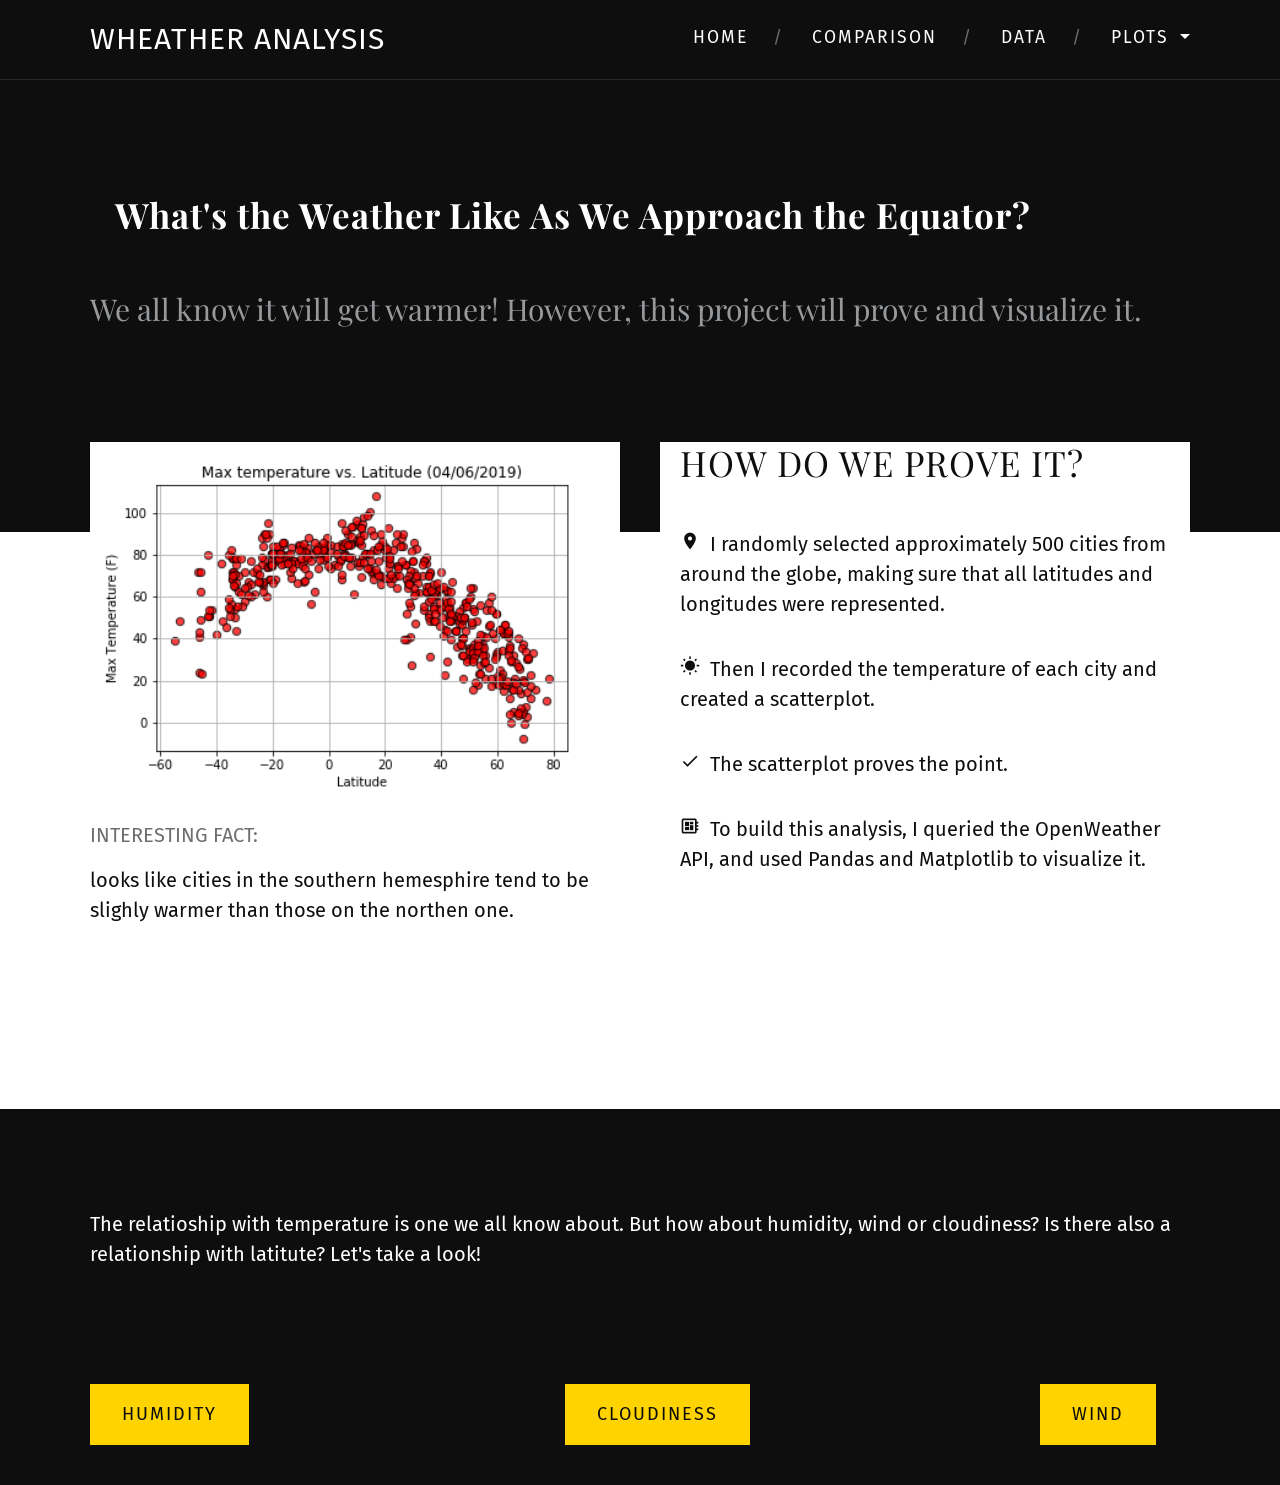
<file: index.html>
<!doctype html>
<html lang="en">
<head>
    <meta charset="utf-8">
    <meta name="Sandra Pastrana" content="width=device-width, initial-scale=1, shrink-to-fit=no">

    <!-- Goole fonts -->
    <link href="https://fonts.googleapis.com/css?family=Playfair+Display:400,700%7CFira+Sans:300,400,400i,600" rel="stylesheet">
    <!-- Material icons -->
    <link href="https://fonts.googleapis.com/icon?family=Material+Icons"
      rel="stylesheet">
    <!-- CSS -->
    <link rel="stylesheet" href="css/theme.min.css">
    <title>Wheather Analysis</title>
</head>

<body>

    <header class="site-header fixed-top bg-black border-bottom border-dark">
        
        <div class="container">

            <!-- Navbar -->
            <nav class="navbar main-nav navbar-expand-lg navbar-dark" aria-label="Main navigation">
                <a href="index.html" class="navbar-brand d-inline-flex text-uppercase">Wheather Analysis </a>
                <button class="navbar-toggler" type="button" data-toggle="collapse" data-target="#navbarContent" aria-controls="navbarContent" aria-expanded="false" aria-label="Toggle navigation">
                    <span class="navbar-toggler-icon"></span>
                </button>
                <div class="collapse navbar-collapse text-uppercase" id="navbarContent">
                    <ul class="navbar-nav ml-auto">
                        <li class="nav-item">
                            <a href="#" class="nav-link">Home</a>
                        </li>
                        <li class="nav-item">
                            <a href="#" class="nav-link">Comparison</a>
                        </li>
                        <li class="nav-item">
                            <a href="#" class="nav-link">Data</a>
                        </li>
                    
                    
                        
                    <li class="nav-item dropdown">
                            <a class="nav-link dropdown-toggle" href="#" id="navbarDropdown" role="button" data-toggle="dropdown" aria-haspopup="true" aria-expanded="false">
                                    Plots
                                  </a>
                                  <div class="dropdown-menu" aria-labelledby="navbarDropdown">
                                        <a class="dropdown-item" href="#">one</a>
                                        <a class="dropdown-item" href="#">Two</a>
                                        <a class="dropdown-item" href="#">Three</a>
                                                                   
        
                    </li> 


                    </li>
                    </ul>
                </div>
            </nav>
        </div>
    </header>

    <main id="content">

        <!-- Hero -->
        <div class="container py-5 py-lg-6">
                    <h3 class="card-header">What's the Weather Like As We Approach the Equator?</h3>
                    <h1 class="display-3 pb-3"></h1>
            <div class="row">
                <div class="col-lg-12">
                    <p class="lead font-serif mb-6 text-secondary">We all know it will get warmer! However, this project will prove and visualize it.</p>
                </div>
            </div>
        </div>

        <!-- Articles -->
        <div class="bg-white text-black pb-5">
            <div class="container py-2">
                <div class="row mt-n6">
                    <div class="col-md-6">
                   




                        <div class="card border-0 mb-5">

                                <style>
                                    
                                
    
                            </style>
                            <a href="" class="img-rising d-inline-block" aria-hidden="true">
                                  
                                <img class="card-img-top" src="img/LatitudeVsTemperaturePlot.png" alt="LatitudeVsTemperaturePlot">
                               
                            </a>
                             <div class="card-body px-0">

                                <a href="#" class="d-block text-muted text-uppercase mb-2">Interesting fact:</a>
                                <h2 class="card-title h3">
  
                                </h2>
                                
                                <p class="card-text">looks like cities in the southern hemesphire tend to be slighly warmer than those on the northen one.</p>
                            </div> 
                        </div>
                    </div>

                    <div class="col-md-6">
                        <div class="card border-0 mb-5">
               

                            <div class="container mb-6">
                                
                                        <h2 class="h3 font-weight-normal">HOW DO WE PROVE IT?</h2>
                                        <br>                                        
                                        <p class="mb-1"><i class="material-icons">place</i>&nbsp;&nbsp;I randomly selected approximately 500 cities from around the globe, making sure that all latitudes and longitudes were represented. </p>
                                        <br>
                                        <p class="mb-1"><i class="material-icons">wb_sunny</i>&nbsp;&nbsp;Then I recorded the temperature of each city and created a scatterplot.</p>
                                        <br>
                                        <p class="mb-1"><i class="material-icons">check</i>&nbsp;&nbsp;The scatterplot proves the point.</p>
                                        <br>
                                        <p class="mb-1"><i class="material-icons">developer_board</i>&nbsp;&nbsp;To build this analysis, I queried the OpenWeather API, and used Pandas and Matplotlib to visualize it.</p>
                    
                            </div>
                                    
                        </div>


                    </div>
                </div>

            </div>

                
        </div>
        </div>
    </main>
    
    <!-- Footer -->
    
    <div class="row">
            <div class="col-md-12">
                    <div class="container pt-6 pb-2">
                    <p class="mb-1">The relatioship with temperature is one we all know about. But how about humidity, wind or cloudiness? Is there also a relationship with latitute? Let's take a look!</p>
                    </div>
            </div>
    </div>
    <div class="row">
            <div class="col-md-12">

                <div class="container pt-6 pb-2">
                    <div class="row justify-content-md-between">
                        <div class="col-4 col-md-2 mb-4">
                            
                            <button type="button" class="btn btn-primary">Humidity</button>
                            
                         </div> 
                        <div class="col-4 col-md-2 mb-4">
                                <button type="button" class="btn btn-primary">Cloudiness</button>
                            
                        </div>
                        <div class="col-4 col-md-2 mb-4">
                                <button type="button" class="btn btn-primary">wind      </button>
                            
             
                    </div>
                </div>
            </div>
        </div>
            
           
    </div>


<script src="js/theme.min.js"></script>
</body>
</file>
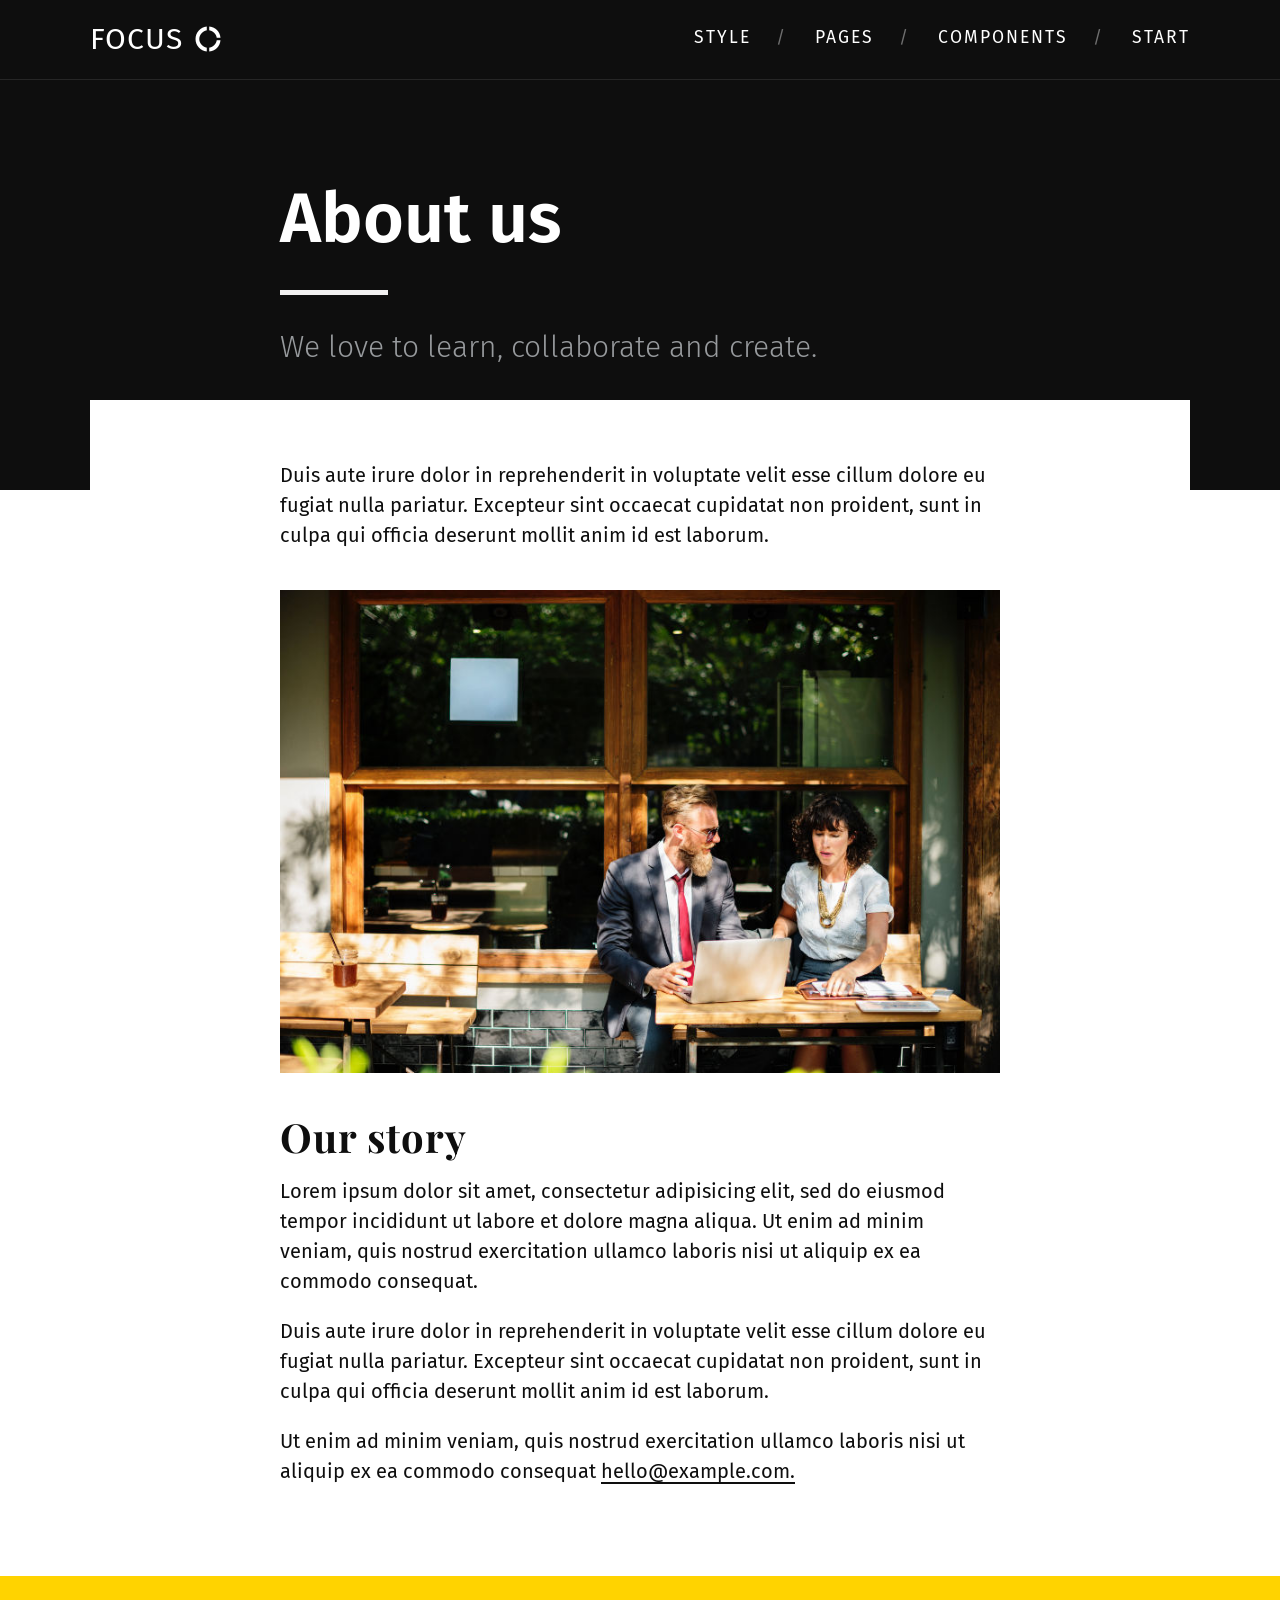
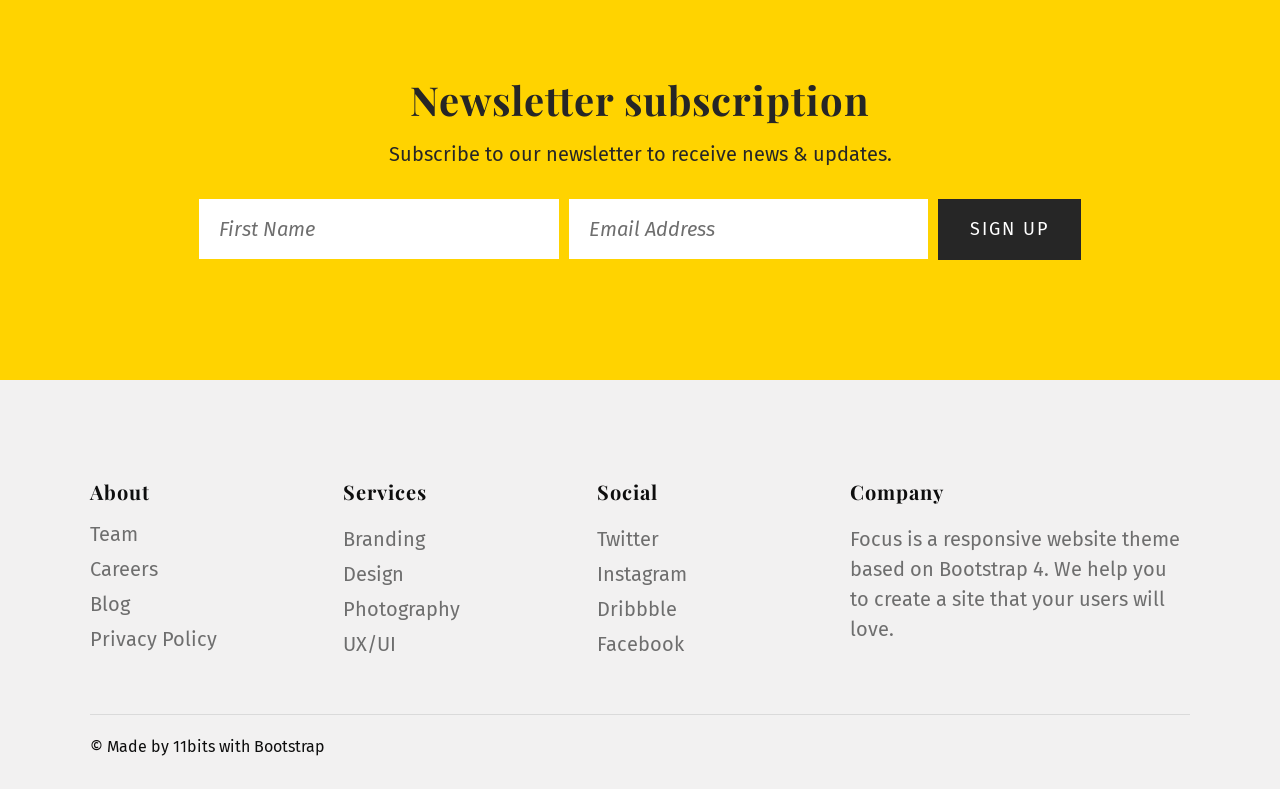
<file: about.html>
<!doctype html>
<html lang="en">
<head>
    <meta charset="utf-8">
    <meta name="viewport" content="width=device-width, initial-scale=1, shrink-to-fit=no">

    <!-- Goole fonts -->
    <link href="https://fonts.googleapis.com/css?family=Playfair+Display:400,700%7CFira+Sans:300,400,400i,600" rel="stylesheet">
    <!-- Material icons -->
    <link href="https://fonts.googleapis.com/icon?family=Material+Icons"
      rel="stylesheet">
    <!-- CSS -->
    <link rel="stylesheet" href="css/theme.min.css">
    <title>Focus Theme</title>
</head>

<body>

    <header class="site-header fixed-top bg-black border-bottom border-dark">
        <a href="#content" class="sr-only sr-only-focusable">Skip to content</a>
        <div class="container">

            <!-- Navbar -->
            <nav class="navbar main-nav navbar-expand-lg navbar-dark" aria-label="Main navigation">
                <a href="index.html" class="navbar-brand d-inline-flex text-uppercase">Focus <i class="material-icons ml-2" aria-hidden="true">donut_large</i></a>
                <button class="navbar-toggler" type="button" data-toggle="collapse" data-target="#navbarContent" aria-controls="navbarContent" aria-expanded="false" aria-label="Toggle navigation">
                    <span class="navbar-toggler-icon"></span>
                </button>
                <div class="collapse navbar-collapse text-uppercase" id="navbarContent">
                    <ul class="navbar-nav ml-auto">
                        <li class="nav-item">
                            <a href="style.html" class="nav-link">Style</a>
                        </li>
                        <li class="nav-item">
                            <a href="pages.html" class="nav-link">Pages</a>
                        </li>
                        <li class="nav-item">
                            <a href="components.html" class="nav-link">Components</a>
                        </li>
                        <li class="nav-item">
                            <a href="start.html" class="nav-link">Start</a>
                        </li>
                    </ul>
                </div>
            </nav>
        </div>
    </header>

    <main id="content">

        <div class="container py-6">
            <div class="row justify-content-center">
                <div class="col-lg-8">
                    <h1 class="display-4 mb-4">About us</h1>
                    <hr class="border-1 border-light my-4 ml-0 text-left w-15" role="presentation">
                    <p class="lead text-secondary">We love to learn, collaborate and create.</p>
                </div>
            </div>
        </div>

        <div class="bg-white text-black">
            <div class="container py-2">
                <div class="bg-white mt-n6 px-3 px-lg-0">
                    <div class="row justify-content-center py-4 py-lg-5">
                        <div class="col-md-10 col-lg-8">
                            <p>Duis aute irure dolor in reprehenderit in voluptate velit esse cillum dolore eu fugiat nulla pariatur. Excepteur sint occaecat cupidatat non proident, sunt in culpa qui officia deserunt mollit anim id est laborum.</p>

                            <img src="img/meeting.jpg" class="img-fluid mt-3 mb-2" alt="Two man and woman sitting on chair in front of glass widowpane">

                            <h2 class="mt-4">Our story</h2>
                            <p>Lorem ipsum dolor sit amet, consectetur adipisicing elit, sed do eiusmod tempor incididunt ut labore et dolore magna aliqua. Ut enim ad minim veniam, quis nostrud exercitation ullamco laboris nisi ut aliquip ex ea commodo consequat.</p>
                            <p> Duis aute irure dolor in reprehenderit in voluptate velit esse cillum dolore eu fugiat nulla pariatur. Excepteur sint occaecat cupidatat non proident, sunt in culpa qui officia deserunt mollit anim id est laborum.</p>

                            <p>Ut enim ad minim veniam, quis nostrud exercitation ullamco laboris nisi ut aliquip ex ea commodo consequat <a href="mailto:hello@example.com">hello@example.com.</a></p>

                        </div>
                    </div>
                </div>
            </div>
        </div>

        <!-- Newsletter -->
        <div class="bg-primary text-dark text-center">
            <div class="container py-6">
                <h2>Newsletter subscription</h2>
                <p class="mb-4">Subscribe to our newsletter to receive news & updates.</p>
                <form>
                    <div class="form-row justify-content-center align-items-center">
                        <div class="col-md-4">
                            <label class="sr-only" for="inputName">First name</label>
                            <input type="text" class="form-control border-0 font-italic mb-3" id="inputName" placeholder="First Name">
                        </div>
                        <div class="col-md-4">
                            <label class="sr-only" for="inputEmail">Email address</label>
                            <input type="email" class="form-control border-0 font-italic mb-3" id="inputEmail" placeholder="Email Address">
                        </div>
                        <div class="col-md-auto">
                            <button type="submit" class="btn btn-dark mb-3">Sign Up</button>
                        </div>
                    </div>
                </form>
            </div>
        </div>
    </main>

    <!-- Footer -->
    <footer class="bg-light text-black">
        <div class="container pt-6 pb-2">
            <div class="row justify-content-md-between">
                <div class="col-4 col-md-2 mb-4">
                    <h4 class="h6">About</h4>
                    <ul class="nav flex-column">
                        <li class="mb-1"><a href="#" class="text-muted">Team</a></li>
                        <li class="mb-1"><a href="#" class="text-muted">Careers</a></li>
                        <li class="mb-1"><a href="#" class="text-muted">Blog</a></li>
                        <li class="mb-1"><a href="#" class="text-muted">Privacy Policy</a></li>
                    </ul>
                </div>
                <div class="col-4 col-md-2 mb-4">
                    <h4 class="h6 mb-3">Services</h4>
                    <ul class="nav flex-column">
                        <li class="mb-1"><a href="#" class="text-muted">Branding</a></li>
                        <li class="mb-1"><a href="#" class="text-muted">Design</a></li>
                        <li class="mb-1"><a href="#" class="text-muted">Photography</a></li>
                        <li class="mb-1"><a href="#" class="text-muted">UX/UI</a></li>
                    </ul>
                </div>
                <div class="col-4 col-md-2 mb-4">
                    <h4 class="h6 mb-3">Social</h4>
                    <ul class="nav flex-column">
                        <li class="mb-1"><a href="#" class="text-muted">Twitter</a></li>
                        <li class="mb-1"><a href="#" class="text-muted">Instagram</a></li>
                        <li class="mb-1"><a href="#" class="text-muted">Dribbble</a></li>
                        <li class="mb-1"><a href="#" class="text-muted">Facebook</a></li>
                    </ul>
                </div>
                <div class="col-sm-12 col-md-4 mb-4">
                    <h3 class="h6 mb-3">Company</h3>
                    <p class="text-muted">Focus is a responsive website theme based on Bootstrap 4. We help you to create a site that your users will love.</p>
                </div>
            </div>
            <hr>
            <p class="small">&copy; Made by 11bits with Bootstrap</p>
        </div>
    </footer>

<script src="js/theme.min.js"></script>
</body>
</file>
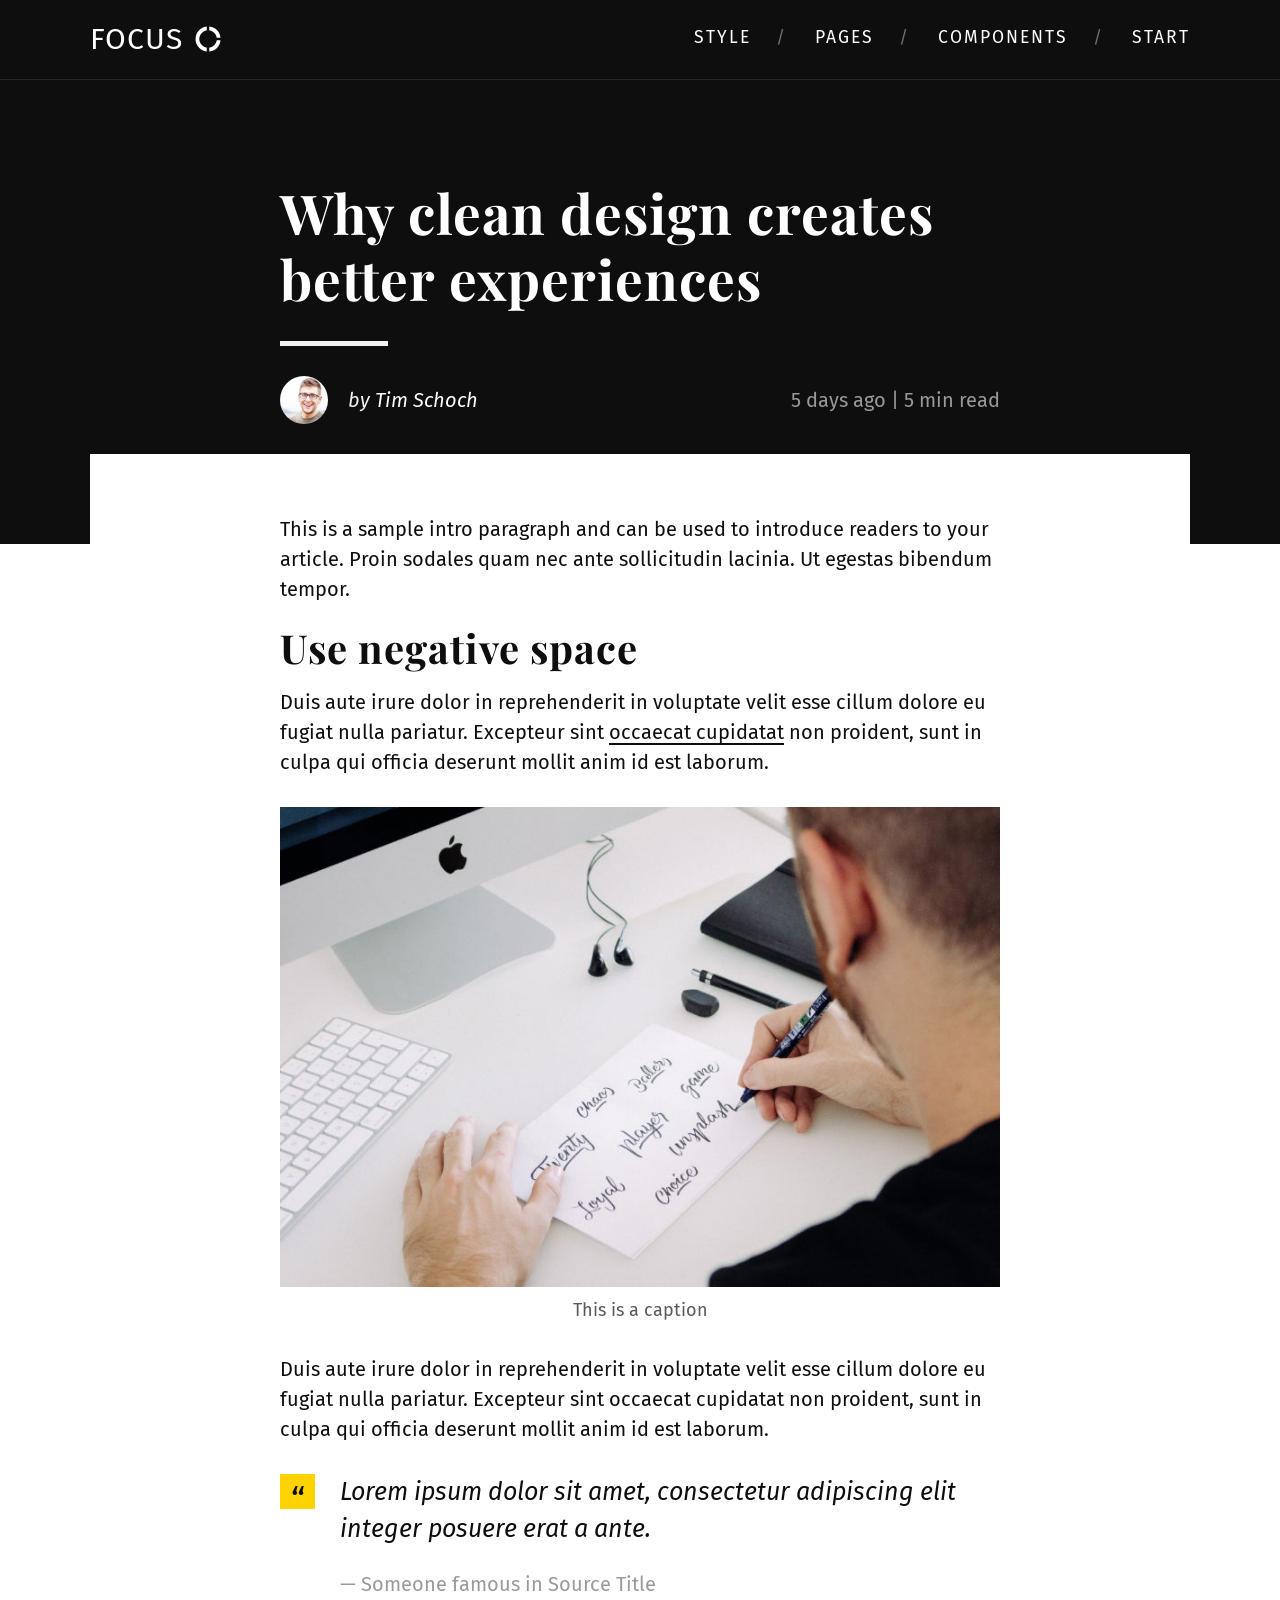
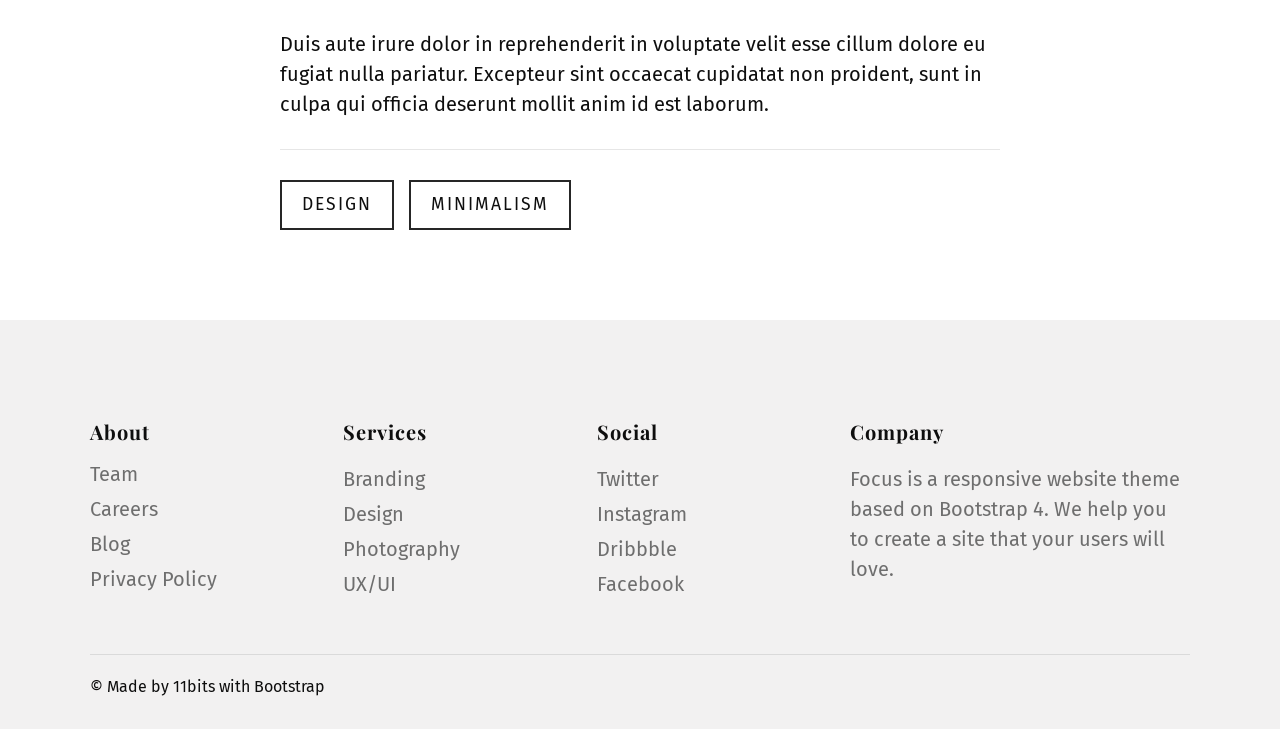
<file: article.html>
<!doctype html>
<html lang="en">
<head>
    <meta charset="utf-8">
    <meta name="viewport" content="width=device-width, initial-scale=1, shrink-to-fit=no">

    <!-- Goole fonts -->
    <link href="https://fonts.googleapis.com/css?family=Playfair+Display:400,700%7CFira+Sans:300,400,400i,600" rel="stylesheet">
    <!-- Material icons -->
    <link href="https://fonts.googleapis.com/icon?family=Material+Icons"
      rel="stylesheet">
    <!-- CSS -->
    <link rel="stylesheet" href="css/theme.min.css">
    <title>Focus Theme</title>
</head>

<body>

    <header class="site-header fixed-top bg-black border-bottom border-dark">
        <a href="#content" class="sr-only sr-only-focusable">Skip to content</a>
        <div class="container">

            <!-- Navbar -->
            <nav class="navbar main-nav navbar-expand-lg navbar-dark" aria-label="Main navigation">
                <a href="index.html" class="navbar-brand d-inline-flex text-uppercase">Focus <i class="material-icons ml-2" aria-hidden="true">donut_large</i></a>
                <button class="navbar-toggler" type="button" data-toggle="collapse" data-target="#navbarContent" aria-controls="navbarContent" aria-expanded="false" aria-label="Toggle navigation">
                    <span class="navbar-toggler-icon"></span>
                </button>
                <div class="collapse navbar-collapse text-uppercase" id="navbarContent">
                    <ul class="navbar-nav ml-auto">
                        <li class="nav-item">
                            <a href="style.html" class="nav-link">Style</a>
                        </li>
                        <li class="nav-item">
                            <a href="pages.html" class="nav-link">Pages</a>
                        </li>
                        <li class="nav-item">
                            <a href="components.html" class="nav-link">Components</a>
                        </li>
                        <li class="nav-item">
                            <a href="start.html" class="nav-link">Start</a>
                        </li>
                    </ul>
                </div>
            </nav>
        </div>
    </header>

    <main id="content">

        <!-- Article -->
        <div class="container py-6">
            <div class="row justify-content-center">
                <div class="col-lg-8">
                    <h1>Why clean design creates better experiences</h1>
                    <hr class="border-1 border-light my-4 ml-0 text-left w-15" role="presentation">
                    <div class="d-flex align-items-center mb-3">
                        <img src="img/tim-schoch.jpg" class="avatar avatar-sm mr-3" alt="Tim Schoch">
                        <div class="font-italic text-light">by <a href="#">Tim Schoch</a></div>
                        <div class="text-secondary ml-auto">5 days ago | 5 min read</div>
                    </div>
                </div>
            </div>
        </div>

        <div class="bg-white text-black">
            <div class="container py-2">
                <div class="bg-white mt-n6 px-3 px-lg-0">
                    <div class="row justify-content-center py-4 py-lg-5">
                        <div class="col-md-10 col-lg-8">
                            <p>This is a sample intro paragraph and can be used to introduce readers to your article. Proin sodales quam nec ante sollicitudin lacinia. Ut egestas bibendum tempor.</p>
                            <h2>Use negative space</h2>
                            <p>Duis aute irure dolor in reprehenderit in voluptate velit esse cillum dolore eu fugiat nulla pariatur. Excepteur sint <a href="#">occaecat cupidatat</a> non proident, sunt in culpa qui officia deserunt mollit anim id est laborum.</p>
                            <figure class="figure mt-2">
                                <img src="img/paper.jpg" class="img-fluid" alt="Person writing on white printer paper in front of silver iMac">
                                <figcaption class="figure-caption p-2 text-center">This is a caption</figcaption>
                            </figure>
                            <p>Duis aute irure dolor in reprehenderit in voluptate velit esse cillum dolore eu fugiat nulla pariatur. Excepteur sint occaecat cupidatat non proident, sunt in culpa qui officia deserunt mollit anim id est laborum.</p>
                            <blockquote class="blockquote my-4">
                                <p class="font-italic">Lorem ipsum dolor sit amet, consectetur adipiscing elit integer posuere erat a ante.</p>
                                <footer class="blockquote-footer">Someone famous in <cite title="Source Title">Source Title</cite></footer>
                            </blockquote>
                            <p>Duis aute irure dolor in reprehenderit in voluptate velit esse cillum dolore eu fugiat nulla pariatur. Excepteur sint occaecat cupidatat non proident, sunt in culpa qui officia deserunt mollit anim id est laborum.</p>

                            <hr class="my-4">
                            <h3 class="sr-only">Tags</h3>
                            <a href="#" class="btn btn-sm btn-outline-dark mr-2 mb-3">Design</a>
                            <a href="#" class="btn btn-sm btn-outline-dark mb-3">Minimalism</a>
                        </div>

                    </div>
                </div>
            </div>
        </div>
    </main>

    <!-- Footer -->
    <footer class="bg-light text-black">
        <div class="container pt-6 pb-2">
            <div class="row justify-content-md-between">
                <div class="col-4 col-md-2 mb-4">
                    <h4 class="h6">About</h4>
                    <ul class="nav flex-column">
                        <li class="mb-1"><a href="#" class="text-muted">Team</a></li>
                        <li class="mb-1"><a href="#" class="text-muted">Careers</a></li>
                        <li class="mb-1"><a href="#" class="text-muted">Blog</a></li>
                        <li class="mb-1"><a href="#" class="text-muted">Privacy Policy</a></li>
                    </ul>
                </div>
                <div class="col-4 col-md-2 mb-4">
                    <h4 class="h6 mb-3">Services</h4>
                    <ul class="nav flex-column">
                        <li class="mb-1"><a href="#" class="text-muted">Branding</a></li>
                        <li class="mb-1"><a href="#" class="text-muted">Design</a></li>
                        <li class="mb-1"><a href="#" class="text-muted">Photography</a></li>
                        <li class="mb-1"><a href="#" class="text-muted">UX/UI</a></li>
                    </ul>
                </div>
                <div class="col-4 col-md-2 mb-4">
                    <h4 class="h6 mb-3">Social</h4>
                    <ul class="nav flex-column">
                        <li class="mb-1"><a href="#" class="text-muted">Twitter</a></li>
                        <li class="mb-1"><a href="#" class="text-muted">Instagram</a></li>
                        <li class="mb-1"><a href="#" class="text-muted">Dribbble</a></li>
                        <li class="mb-1"><a href="#" class="text-muted">Facebook</a></li>
                    </ul>
                </div>
                <div class="col-sm-12 col-md-4 mb-4">
                    <h3 class="h6 mb-3">Company</h3>
                    <p class="text-muted">Focus is a responsive website theme based on Bootstrap 4. We help you to create a site that your users will love.</p>
                </div>
            </div>
            <hr>
            <p class="small">&copy; Made by 11bits with Bootstrap</p>
        </div>
    </footer>

<script src="js/theme.min.js"></script>
</body>
</file>
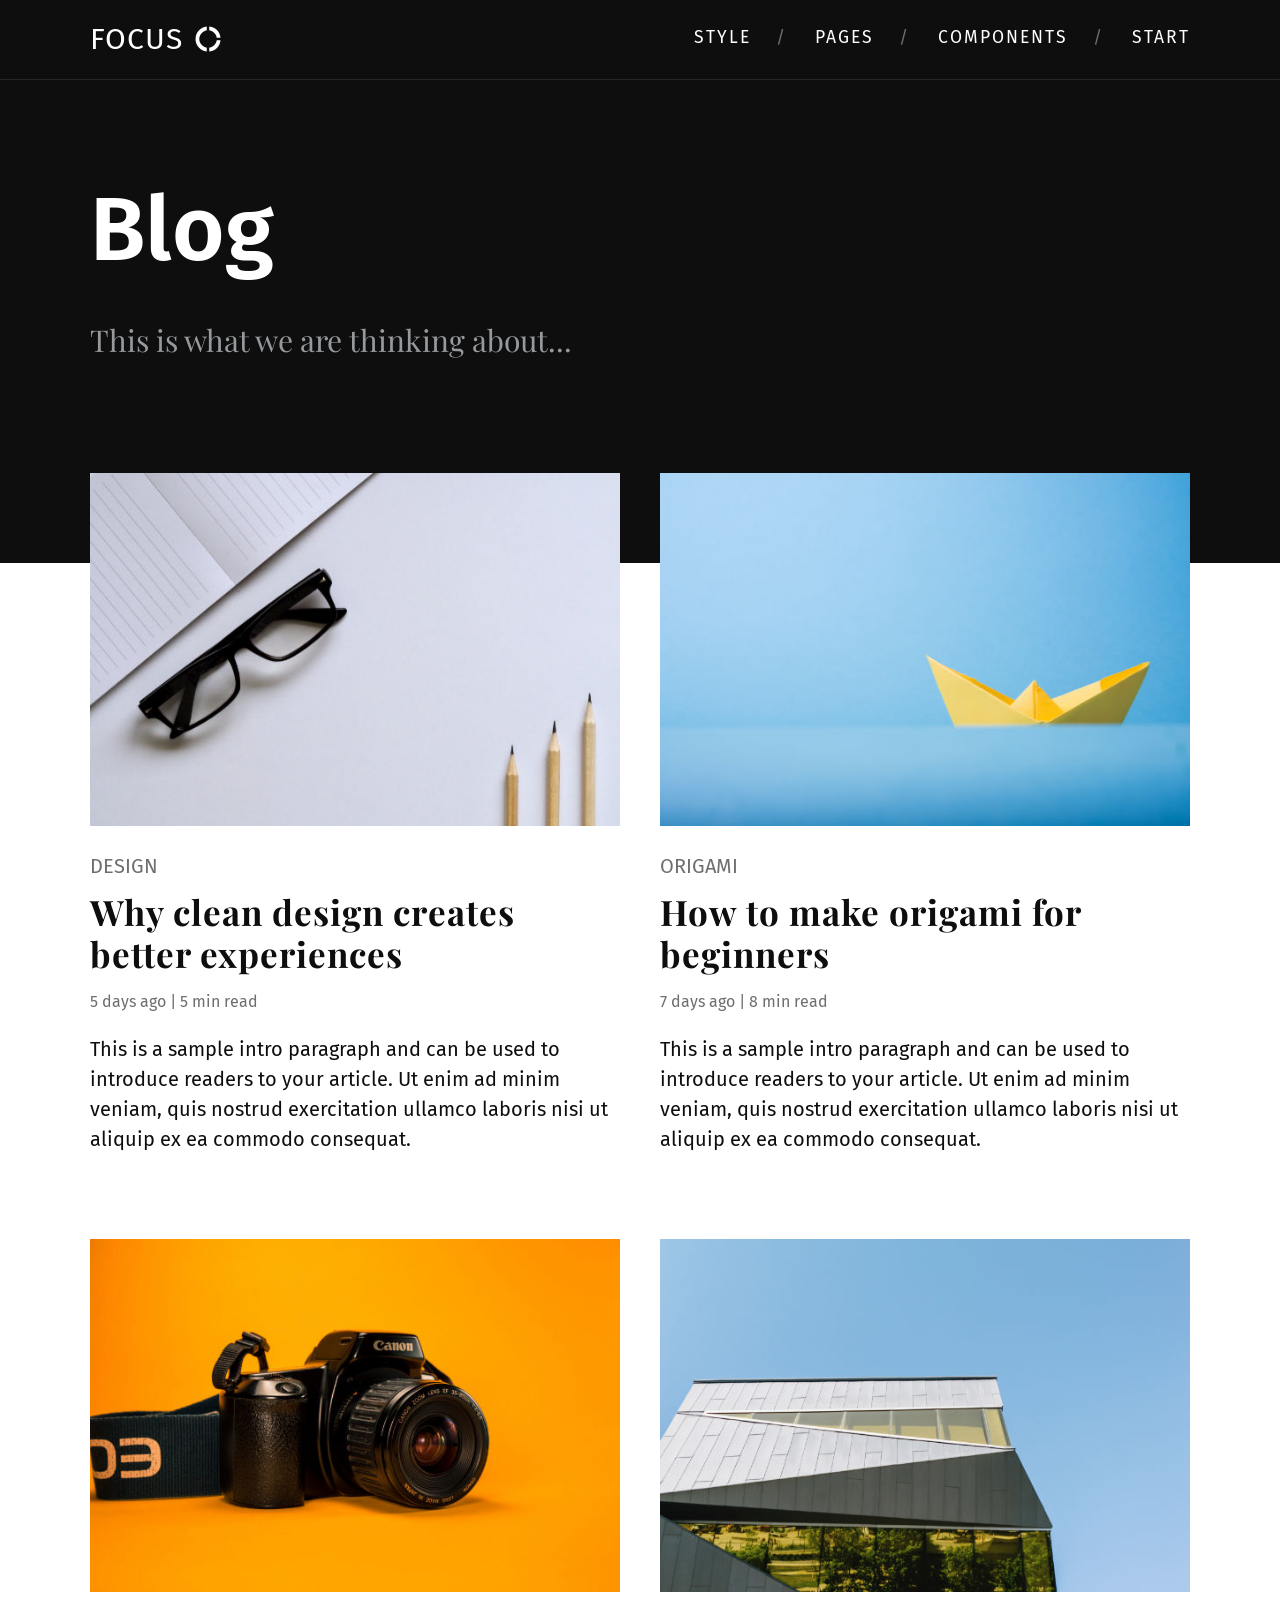
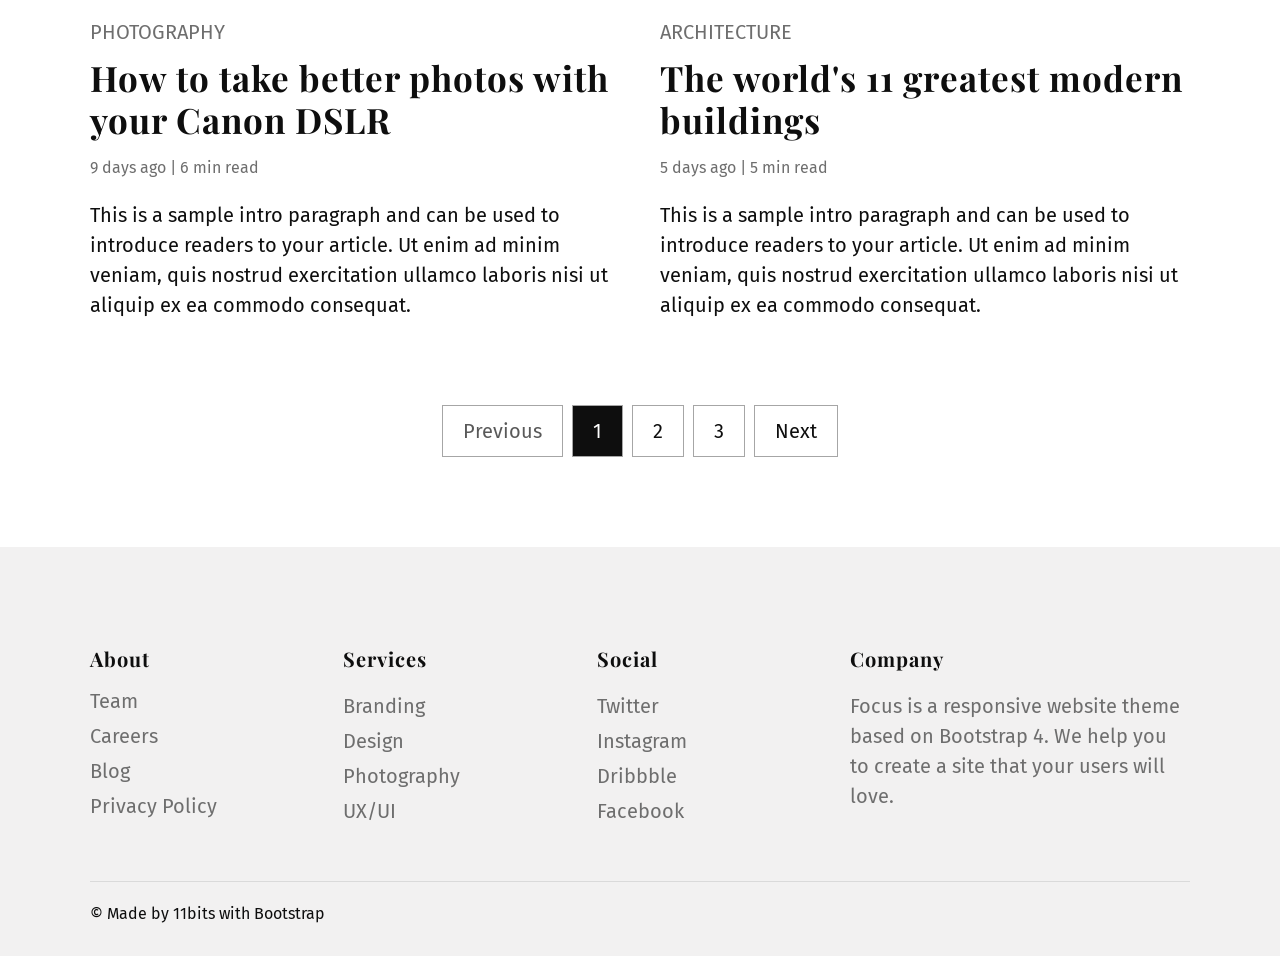
<file: blog.html>
<!doctype html>
<html lang="en">
<head>
    <meta charset="utf-8">
    <meta name="viewport" content="width=device-width, initial-scale=1, shrink-to-fit=no">

    <!-- Goole fonts -->
    <link href="https://fonts.googleapis.com/css?family=Playfair+Display:400,700%7CFira+Sans:300,400,400i,600" rel="stylesheet">
    <!-- Material icons -->
    <link href="https://fonts.googleapis.com/icon?family=Material+Icons"
      rel="stylesheet">
    <!-- CSS -->
    <link rel="stylesheet" href="css/theme.min.css">
    <title>Focus Theme</title>
</head>

<body>

    <header class="site-header fixed-top bg-black border-bottom border-dark">
        <a href="#content" class="sr-only sr-only-focusable">Skip to content</a>
        <div class="container">

            <!-- Navbar -->
            <nav class="navbar main-nav navbar-expand-lg navbar-dark" aria-label="Main navigation">
                <a href="index.html" class="navbar-brand d-inline-flex text-uppercase">Focus <i class="material-icons ml-2" aria-hidden="true">donut_large</i></a>
                <button class="navbar-toggler" type="button" data-toggle="collapse" data-target="#navbarContent" aria-controls="navbarContent" aria-expanded="false" aria-label="Toggle navigation">
                    <span class="navbar-toggler-icon"></span>
                </button>
                <div class="collapse navbar-collapse text-uppercase" id="navbarContent">
                    <ul class="navbar-nav ml-auto">
                        <li class="nav-item">
                            <a href="style.html" class="nav-link">Style</a>
                        </li>
                        <li class="nav-item">
                            <a href="pages.html" class="nav-link">Pages</a>
                        </li>
                        <li class="nav-item">
                            <a href="components.html" class="nav-link">Components</a>
                        </li>
                        <li class="nav-item">
                            <a href="start.html" class="nav-link">Start</a>
                        </li>
                    </ul>
                </div>
            </nav>
        </div>
    </header>

    <main id="content">

        <!-- Hero -->
        <div class="container py-5 py-lg-6">
            <h1 class="display-3 pb-3">Blog</h1>
            <div class="row">
                <div class="col-lg-8">
                    <p class="lead font-serif mb-6 text-secondary">This is what we are thinking about...</p>
                </div>
            </div>
        </div>

        <!-- Articles -->
        <div class="bg-white text-black pb-5">
            <div class="container py-2">
                <div class="row mt-n6">
                    <div class="col-md-6">
                        <div class="card border-0 mb-5">
                            <a href="article.html" class="h-100 img-rising" aria-hidden="true">
                                <img class="card-img-top" src="img/eyeglasses.jpg" alt="">
                            </a>
                            <div class="card-body px-0">
                                <a href="#" class="d-block text-muted text-uppercase mb-2">Design</a>
                                <h2 class="card-title h3">
                                    <a href="article.html">Why clean design creates better experiences</a>
                                </h2>
                                <div class="small text-muted mb-3">5 days ago | 5 min read</div>
                                <p class="card-text">This is a sample intro paragraph and can be used to introduce readers to your article. Ut enim ad minim veniam, quis nostrud exercitation ullamco laboris nisi ut aliquip ex ea commodo consequat.</p>
                            </div>
                        </div>
                    </div>

                    <div class="col-md-6">
                        <div class="card border-0 mb-5">
                            <a href="article.html" class="h-100 img-rising" aria-hidden="true">
                                <img class="card-img-top" src="img/origami.jpg" alt="">
                            </a>
                            <div class="card-body px-0">
                                <a href="#" class="d-block text-muted text-uppercase mb-2">Origami</a>
                                <h2 class="card-title h3">
                                    <a href="article.html">How to make origami for beginners</a>
                                </h2>
                                <div class="small text-muted mb-3">7 days ago | 8 min read</div>
                                <p class="card-text">This is a sample intro paragraph and can be used to introduce readers to your article. Ut enim ad minim veniam, quis nostrud exercitation ullamco laboris nisi ut aliquip ex ea commodo consequat.</p>
                            </div>
                        </div>
                    </div>
                    <div class="col-md-6">
                        <div class="card border-0 mb-5">
                            <a href="article.html" class="h-100 img-rising" aria-hidden="true">
                                <img class="card-img-top" src="img/camera.jpg" alt="">
                            </a>
                            <div class="card-body px-0">
                                <a href="#" class="d-block text-muted text-uppercase mb-2">Photography</a>
                                <h2 class="card-title h3">
                                    <a href="article.html">How to take better photos with your Canon DSLR</a>
                                </h2>
                                <div class="small text-muted mb-3">9 days ago | 6 min read</div>
                                <p class="card-text">This is a sample intro paragraph and can be used to introduce readers to your article. Ut enim ad minim veniam, quis nostrud exercitation ullamco laboris nisi ut aliquip ex ea commodo consequat.</p>
                            </div>
                        </div>
                    </div>
                    <div class="col-md-6">
                        <div class="card border-0 mb-5">
                            <a href="article.html" class="h-100 img-rising" aria-hidden="true">
                                <img class="card-img-top" src="img/building.jpg" alt="">
                            </a>
                            <div class="card-body px-0">
                                <a href="#" class="d-block text-muted text-uppercase mb-2">Architecture</a>
                                <h2 class="card-title h3">
                                    <a href="article.html">The world's 11 greatest modern buildings</a>
                                </h2>
                                <div class="small text-muted mb-3">5 days ago | 5 min read</div>
                                <p class="card-text">This is a sample intro paragraph and can be used to introduce readers to your article. Ut enim ad minim veniam, quis nostrud exercitation ullamco laboris nisi ut aliquip ex ea commodo consequat.</p>
                            </div>
                        </div>
                    </div>

                </div>

                <nav aria-label="Page navigation">
                    <ul class="pagination justify-content-center">
                        <li class="page-item disabled"><a class="page-link" href="#" tabindex="-1">Previous</a></li>
                        <li class="page-item active"><a class="page-link" href="#">1</a></li>
                        <li class="page-item"><a class="page-link" href="#">2</a></li>
                        <li class="page-item"><a class="page-link" href="#">3</a></li>
                        <li class="page-item"><a class="page-link" href="#">Next</a></li>
                    </ul>
                </nav>
            </div>
        </div>
    </main>
    
    <!-- Footer -->
    <footer class="bg-light text-black">
        <div class="container pt-6 pb-2">
            <div class="row justify-content-md-between">
                <div class="col-4 col-md-2 mb-4">
                    <h4 class="h6">About</h4>
                    <ul class="nav flex-column">
                        <li class="mb-1"><a href="#" class="text-muted">Team</a></li>
                        <li class="mb-1"><a href="#" class="text-muted">Careers</a></li>
                        <li class="mb-1"><a href="#" class="text-muted">Blog</a></li>
                        <li class="mb-1"><a href="#" class="text-muted">Privacy Policy</a></li>
                    </ul>
                </div>
                <div class="col-4 col-md-2 mb-4">
                    <h4 class="h6 mb-3">Services</h4>
                    <ul class="nav flex-column">
                        <li class="mb-1"><a href="#" class="text-muted">Branding</a></li>
                        <li class="mb-1"><a href="#" class="text-muted">Design</a></li>
                        <li class="mb-1"><a href="#" class="text-muted">Photography</a></li>
                        <li class="mb-1"><a href="#" class="text-muted">UX/UI</a></li>
                    </ul>
                </div>
                <div class="col-4 col-md-2 mb-4">
                    <h4 class="h6 mb-3">Social</h4>
                    <ul class="nav flex-column">
                        <li class="mb-1"><a href="#" class="text-muted">Twitter</a></li>
                        <li class="mb-1"><a href="#" class="text-muted">Instagram</a></li>
                        <li class="mb-1"><a href="#" class="text-muted">Dribbble</a></li>
                        <li class="mb-1"><a href="#" class="text-muted">Facebook</a></li>
                    </ul>
                </div>
                <div class="col-sm-12 col-md-4 mb-4">
                    <h3 class="h6 mb-3">Company</h3>
                    <p class="text-muted">Focus is a responsive website theme based on Bootstrap 4. We help you to create a site that your users will love.</p>
                </div>
            </div>
            <hr>
            <p class="small">&copy; Made by 11bits with Bootstrap</p>
        </div>
    </footer>

<script src="js/theme.min.js"></script>
</body>
</file>
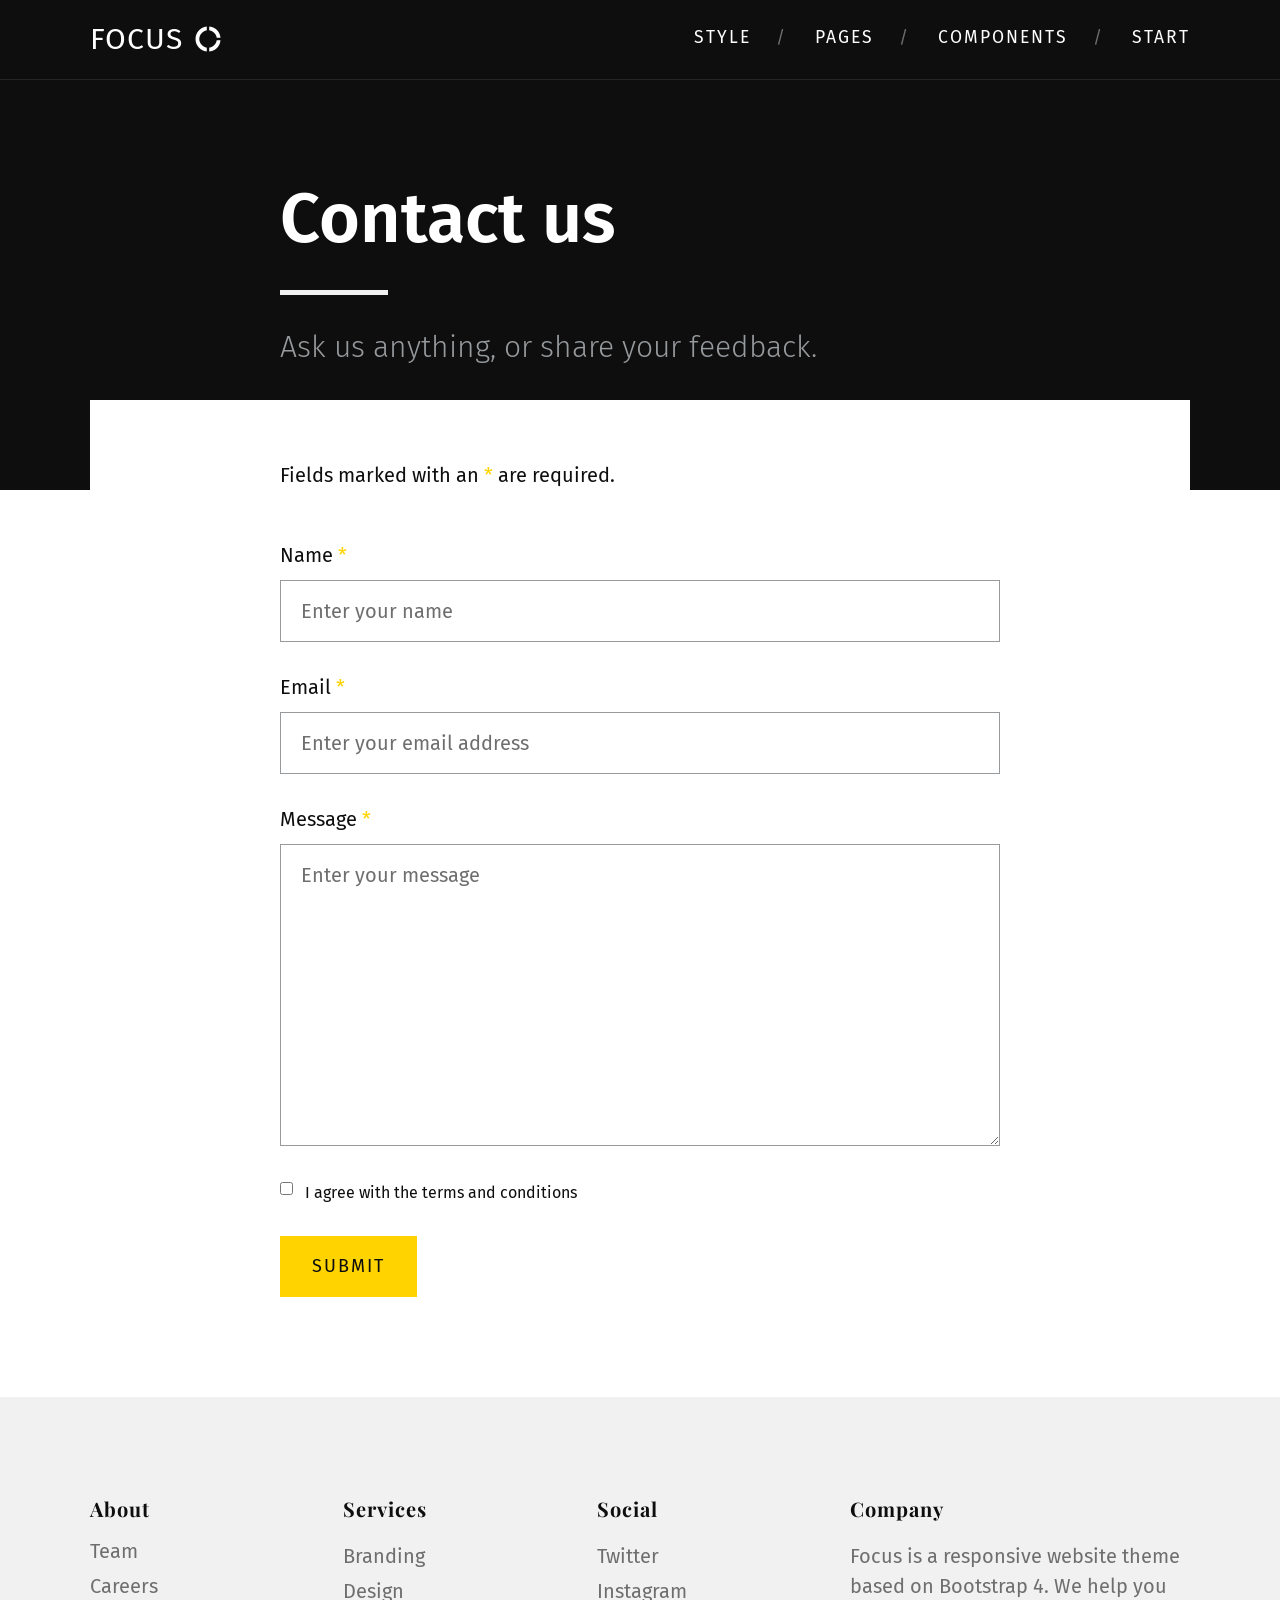
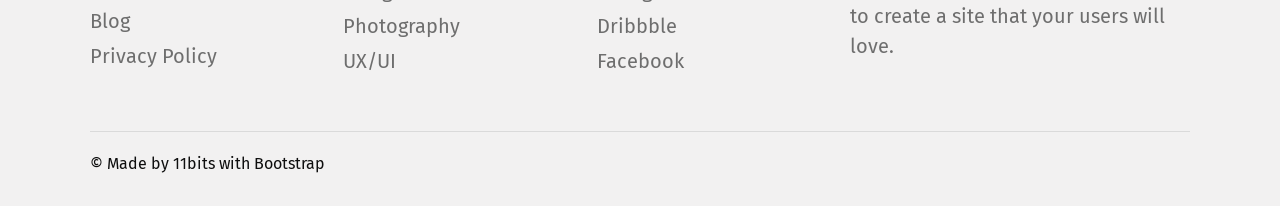
<file: contact.html>
<!doctype html>
<html lang="en">
<head>
    <meta charset="utf-8">
    <meta name="viewport" content="width=device-width, initial-scale=1, shrink-to-fit=no">

    <!-- Goole fonts -->
    <link href="https://fonts.googleapis.com/css?family=Playfair+Display:400,700%7CFira+Sans:300,400,400i,600" rel="stylesheet">
    <!-- Material icons -->
    <link href="https://fonts.googleapis.com/icon?family=Material+Icons"
      rel="stylesheet">
    <!-- CSS -->
    <link rel="stylesheet" href="css/theme.min.css">
    <title>Focus Theme</title>
</head>

<body>

    <header class="site-header fixed-top bg-black border-bottom border-dark">
        <a href="#content" class="sr-only sr-only-focusable">Skip to content</a>
        <div class="container">

            <!-- Navbar -->
            <nav class="navbar main-nav navbar-expand-lg navbar-dark" aria-label="Main navigation">
                <a href="index.html" class="navbar-brand d-inline-flex text-uppercase">Focus <i class="material-icons ml-2" aria-hidden="true">donut_large</i></a>
                <button class="navbar-toggler" type="button" data-toggle="collapse" data-target="#navbarContent" aria-controls="navbarContent" aria-expanded="false" aria-label="Toggle navigation">
                    <span class="navbar-toggler-icon"></span>
                </button>
                <div class="collapse navbar-collapse text-uppercase" id="navbarContent">
                    <ul class="navbar-nav ml-auto">
                        <li class="nav-item">
                            <a href="style.html" class="nav-link">Style</a>
                        </li>
                        <li class="nav-item">
                            <a href="pages.html" class="nav-link">Pages</a>
                        </li>
                        <li class="nav-item">
                            <a href="components.html" class="nav-link">Components</a>
                        </li>
                        <li class="nav-item">
                            <a href="start.html" class="nav-link">Start</a>
                        </li>
                    </ul>
                </div>
            </nav>
        </div>
    </header>

    <main id="content">

        <div class="container py-6">
            <div class="row justify-content-center">
                <div class="col-lg-8">
                    <h1 class="display-4 mb-4">Contact us</h1>
                    <hr class="border-1 border-light my-4 ml-0 text-left w-15" role="presentation">
                    <p class="lead text-secondary">Ask us anything, or share your feedback.</p>
                </div>
            </div>
        </div>

        <div class="bg-white text-black">
            <div class="container py-2">
                <div class="bg-white mt-n6 px-3 px-lg-0">
                    <div class="row justify-content-center py-4 py-lg-5">
                        <div class="col-md-10 col-lg-8">
                            <p>Fields marked with an <span class="text-primary">*</span> are required.</p>
                            <form class="py-4">
                                <div class="form-group">
                                    <label for="inputName">Name <span class="text-primary">*</span></label>
                                    <input type="text" class="form-control" id="inputName" placeholder="Enter your name" required>
                                </div>
                                <div class="form-group">
                                    <label for="inputEmail">Email <span class="text-primary">*</span></label>
                                    <input type="email" class="form-control" id="inputEmail" placeholder="Enter your email address" required>
                                </div>
                                <div class="form-group">
                                    <label for="messageTetxarea">Message <span class="text-primary">*</span></label>
                                    <textarea class="form-control" id="messageTetxarea" rows="9" placeholder="Enter your message" required></textarea>
                                </div>
                                <div class="form-group form-check">
                                    <input type="checkbox" class="form-check-input" id="inputCheck">
                                    <label class="form-check-label small" for="inputCheck">I agree with the <a href="#">terms and conditions</a> </label>
                                </div>
                                <button type="submit" class="btn btn-pill btn-primary">Submit</button>
                            </form>
                        </div>
                    </div>
                </div>
            </div>
        </div>
    </main>

    <!-- Footer -->
    <footer class="bg-light text-black">
        <div class="container pt-6 pb-2">
            <div class="row justify-content-md-between">
                <div class="col-4 col-md-2 mb-4">
                    <h4 class="h6">About</h4>
                    <ul class="nav flex-column">
                        <li class="mb-1"><a href="#" class="text-muted">Team</a></li>
                        <li class="mb-1"><a href="#" class="text-muted">Careers</a></li>
                        <li class="mb-1"><a href="#" class="text-muted">Blog</a></li>
                        <li class="mb-1"><a href="#" class="text-muted">Privacy Policy</a></li>
                    </ul>
                </div>
                <div class="col-4 col-md-2 mb-4">
                    <h4 class="h6 mb-3">Services</h4>
                    <ul class="nav flex-column">
                        <li class="mb-1"><a href="#" class="text-muted">Branding</a></li>
                        <li class="mb-1"><a href="#" class="text-muted">Design</a></li>
                        <li class="mb-1"><a href="#" class="text-muted">Photography</a></li>
                        <li class="mb-1"><a href="#" class="text-muted">UX/UI</a></li>
                    </ul>
                </div>
                <div class="col-4 col-md-2 mb-4">
                    <h4 class="h6 mb-3">Social</h4>
                    <ul class="nav flex-column">
                        <li class="mb-1"><a href="#" class="text-muted">Twitter</a></li>
                        <li class="mb-1"><a href="#" class="text-muted">Instagram</a></li>
                        <li class="mb-1"><a href="#" class="text-muted">Dribbble</a></li>
                        <li class="mb-1"><a href="#" class="text-muted">Facebook</a></li>
                    </ul>
                </div>
                <div class="col-sm-12 col-md-4 mb-4">
                    <h3 class="h6 mb-3">Company</h3>
                    <p class="text-muted">Focus is a responsive website theme based on Bootstrap 4. We help you to create a site that your users will love.</p>
                </div>
            </div>
            <hr>
            <p class="small">&copy; Made by 11bits with Bootstrap</p>
        </div>
    </footer>

<script src="js/theme.min.js"></script>
</body>
</file>
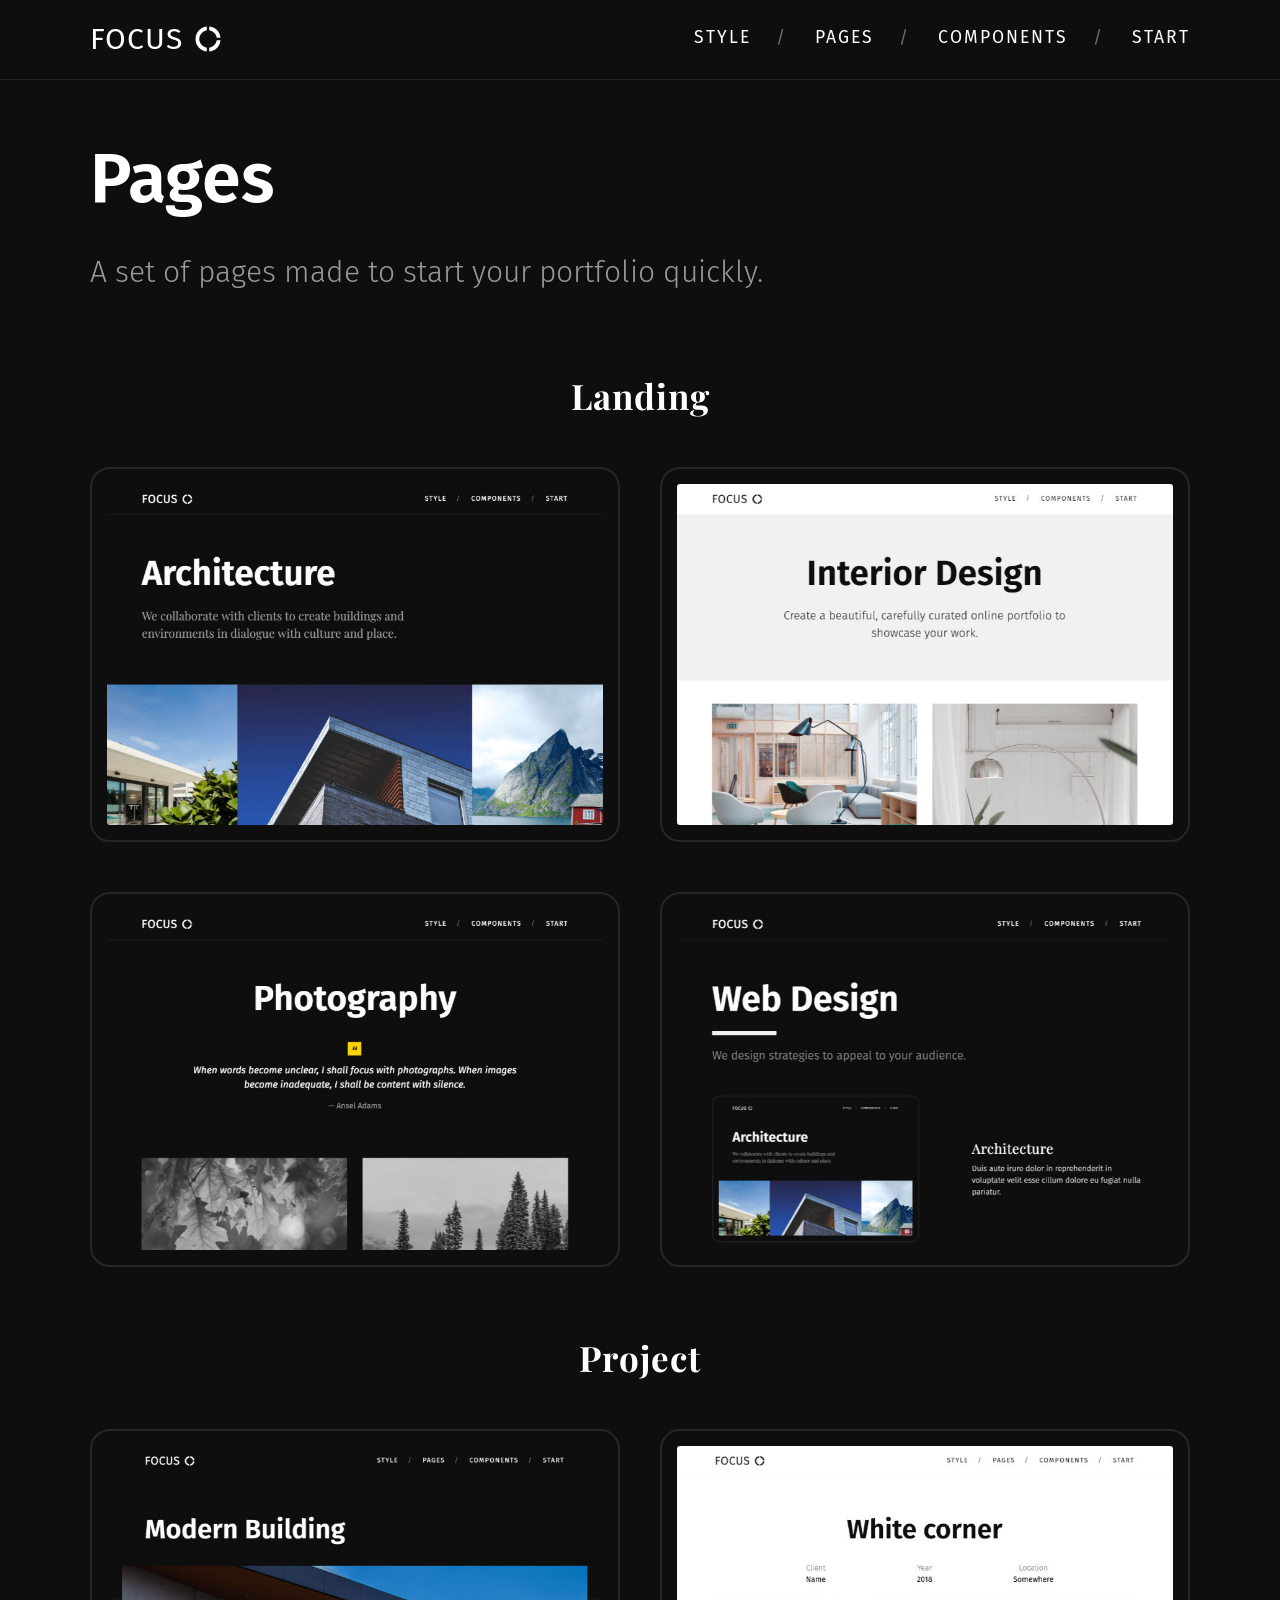
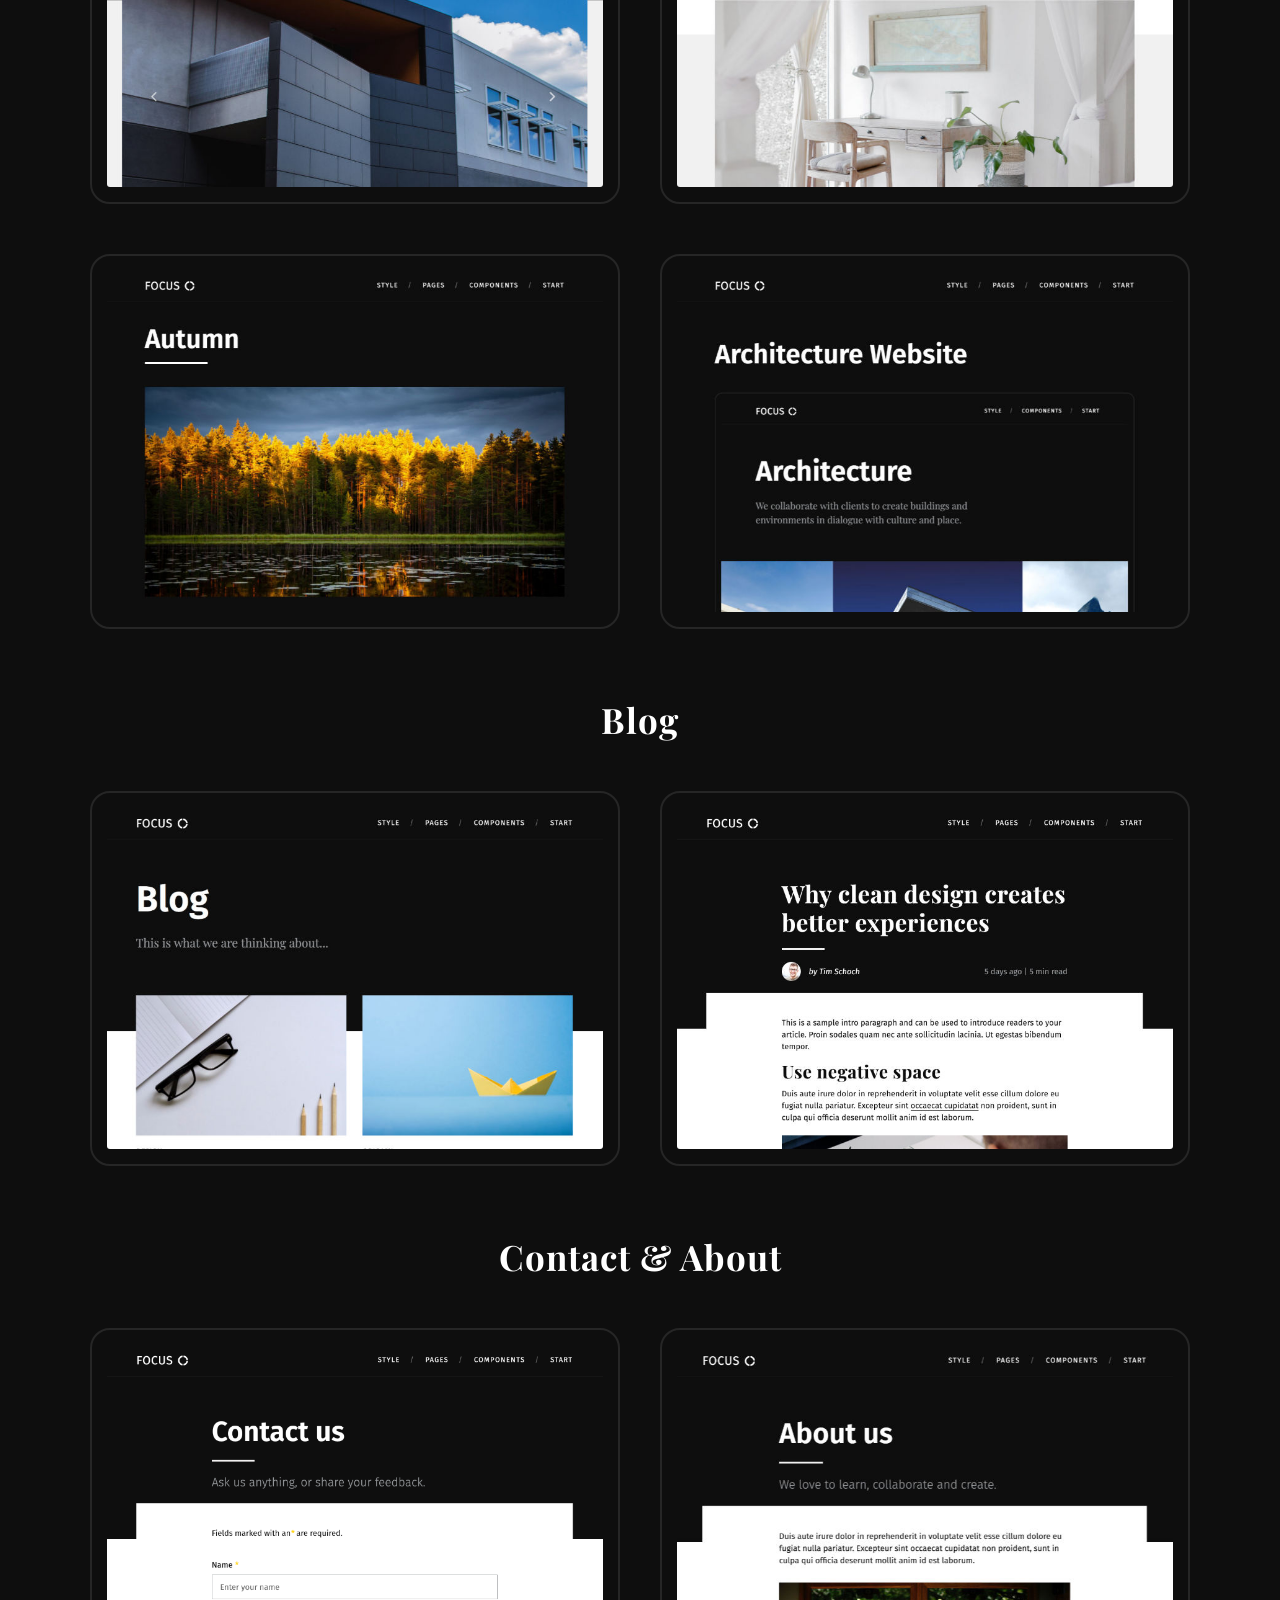
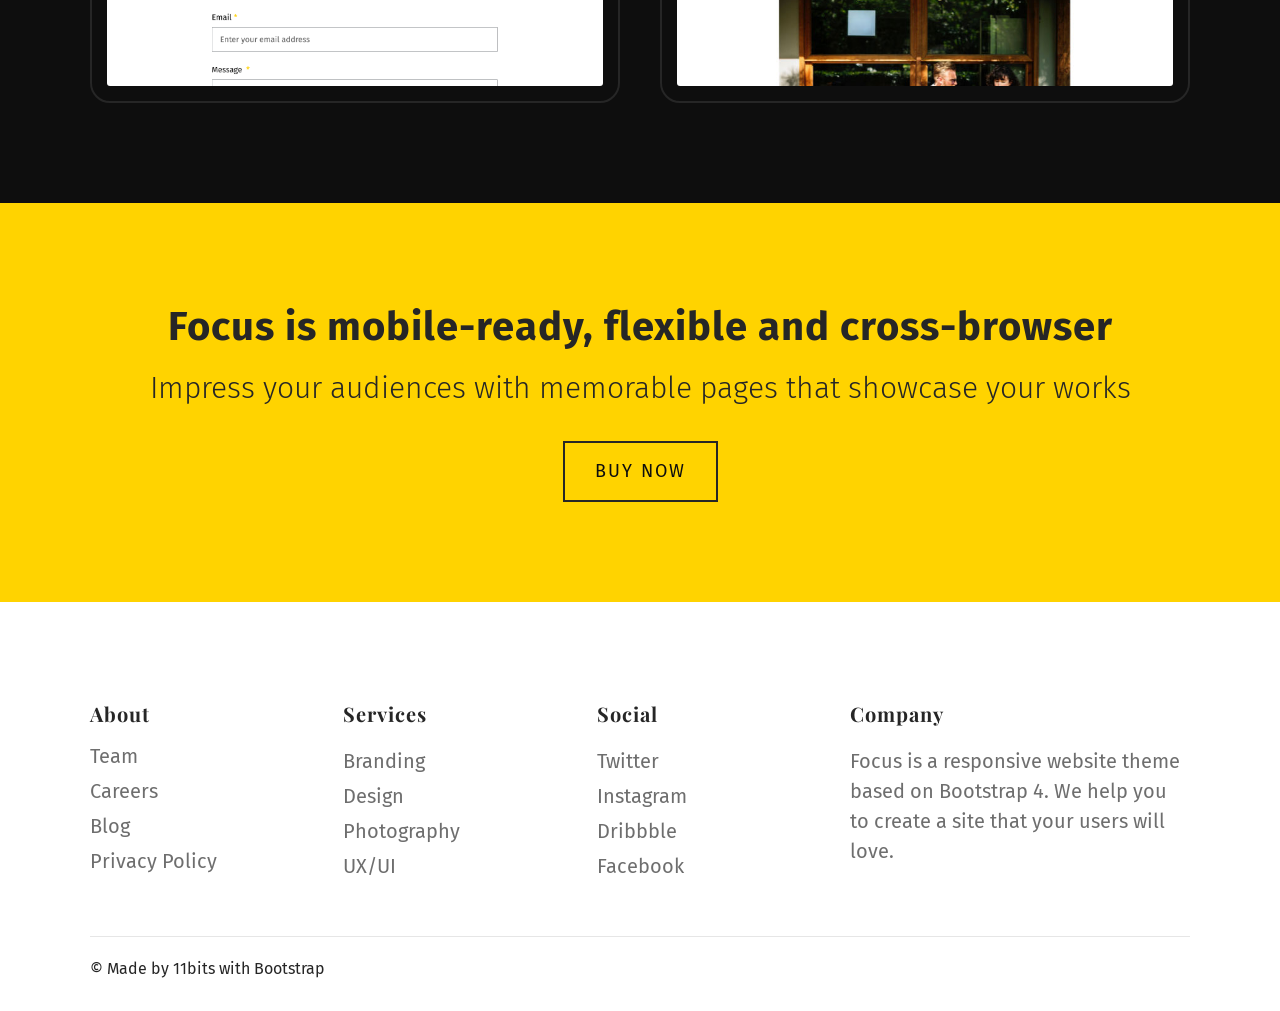
<file: pages.html>
<!doctype html>
<html lang="en">
<head>
    <meta charset="utf-8">
    <meta name="viewport" content="width=device-width, initial-scale=1, shrink-to-fit=no">

    <!-- Goole fonts -->
    <link href="https://fonts.googleapis.com/css?family=Playfair+Display:400,700%7CFira+Sans:300,400,400i,600" rel="stylesheet">
    <!-- Material icons -->
    <link href="https://fonts.googleapis.com/icon?family=Material+Icons"
      rel="stylesheet">
    <!-- CSS -->
    <link rel="stylesheet" href="css/theme.min.css">
    <title>Focus Theme</title>
</head>

<body>

    <header class="site-header fixed-top bg-black border-bottom border-dark">
        <a href="#content" class="sr-only sr-only-focusable">Skip to content</a>
        <div class="container">

            <!-- Navbar -->
            <nav class="navbar main-nav navbar-expand-lg navbar-dark" aria-label="Main navigation">
                <a href="index.html" class="navbar-brand d-inline-flex text-uppercase">Focus <i class="material-icons ml-2" aria-hidden="true">donut_large</i></a>
                <button class="navbar-toggler" type="button" data-toggle="collapse" data-target="#navbarContent" aria-controls="navbarContent" aria-expanded="false" aria-label="Toggle navigation">
                    <span class="navbar-toggler-icon"></span>
                </button>
                <div class="collapse navbar-collapse text-uppercase" id="navbarContent">
                    <ul class="navbar-nav ml-auto">
                        <li class="nav-item">
                            <a href="style.html" class="nav-link">Style</a>
                        </li>
                        <li class="nav-item">
                            <a href="pages.html" class="nav-link">Pages</a>
                        </li>
                        <li class="nav-item">
                            <a href="components.html" class="nav-link">Components</a>
                        </li>
                        <li class="nav-item">
                            <a href="start.html" class="nav-link">Start</a>
                        </li>
                    </ul>
                </div>
            </nav>
        </div>
    </header>

    <main id="content">

        <!-- Hero -->
        <div class="container">
            <div class="row py-5">
                <div class="col-lg-9">
                    <h1 class="display-4 mb-4">Pages</h1>
                    <p class="lead text-secondary">A set of pages made to start your portfolio quickly.</p>
                </div>
            </div>
        </div>

        <!-- Projects -->
        <div class="container pb-4">
            <h2 class="h3 mb-4 pb-3 text-center">Landing</h2>
            <ul class="row list-unstyled">
                <li class="col-md-6 mb-4">
                    <a href="portfolio-1.html">
                        <figure class="img-overlay">
                            <img src="img/portfolio-1.jpg" alt="Architecture portfolio" class="border-dark img-thumbnail w-100 h-100">
                            <div class="img-hover">
                                <span class="img-text">View Page</span>
                            </div>
                        </figure>
                    </a>
                </li>

                <li class="col-md-6 mb-4">
                    <a href="portfolio-2.html">
                        <figure class="img-overlay">
                            <img src="img/portfolio-2.jpg" alt="Interior design portfolio" class="border-dark img-thumbnail w-100 h-100">
                            <div class="img-hover">
                                <span class="img-text">View Page</span>
                            </div>
                        </figure>
                    </a>
                </li>

                <li class="col-md-6 mb-4">
                    <a href="portfolio-3.html">
                        <figure class="img-overlay">
                            <img src="img/portfolio-3.jpg" alt="Photography portfolio" class="border-dark img-thumbnail w-100 h-100">
                            <div class="img-hover">
                                <span class="img-text">View Page</span>
                            </div>
                        </figure>
                    </a>
                </li>

                <li class="col-md-6 mb-4">
                    <a href="portfolio-4.html">
                        <figure class="img-overlay">
                            <img src="img/portfolio-4.jpg" alt="Web design portfolio" class="border-dark img-thumbnail w-100 h-100">
                            <div class="img-hover">
                                <span class="img-text">View Page</span>
                            </div>
                        </figure>
                    </a>
                </li>
            </ul>

            <h2 class="h3 mb-4 pb-3 text-center">Project</h2>
            <ul class="row list-unstyled">
                <li class="col-md-6 mb-4">
                    <a href="project-1.html">
                        <figure class="img-overlay">
                            <img src="img/project-1.jpg" alt="Architecture project" class="border-dark img-thumbnail w-100 h-100">
                            <div class="img-hover">
                                <span class="img-text">View Page</span>
                            </div>
                        </figure>
                    </a>
                </li>

                <li class="col-md-6 mb-4">
                    <a href="project-2.html">
                        <figure class="img-overlay">
                            <img src="img/project-2.jpg" alt="Interior design project" class="border-dark img-thumbnail w-100 h-100">
                            <div class="img-hover">
                                <span class="img-text">View Page</span>
                            </div>
                        </figure>
                    </a>
                </li>

                <li class="col-md-6 mb-4">
                    <a href="project-3.html">
                        <figure class="img-overlay">
                            <img src="img/project-3.jpg" alt="Photography project" class="border-dark img-thumbnail w-100 h-100">
                            <div class="img-hover">
                                <span class="img-text">View Page</span>
                            </div>
                        </figure>
                    </a>
                </li>

                <li class="col-md-6 mb-4">
                    <a href="project-4.html">
                        <figure class="img-overlay">
                            <img src="img/project-4.jpg" alt="Web design project" class="border-dark img-thumbnail w-100 h-100">
                            <div class="img-hover">
                                <span class="img-text">View Page</span>
                            </div>
                        </figure>
                    </a>
                </li>
            </ul>

            <h2 class="h3 mb-4 pb-3 text-center">Blog</h2>
            <ul class="row list-unstyled">
                <li class="col-md-6 mb-4">
                    <a href="blog.html">
                        <figure class="img-overlay">
                            <img src="img/blog.jpg" alt="Blog" class="border-dark img-thumbnail w-100 h-100">
                            <div class="img-hover">
                                <span class="img-text">View Page</span>
                            </div>
                        </figure>
                    </a>
                </li>

                <li class="col-md-6 mb-4">
                    <a href="article.html">
                        <figure class="img-overlay">
                            <img src="img/article.jpg" alt="Article" class="border-dark img-thumbnail w-100 h-100">
                            <div class="img-hover">
                                <span class="img-text">View Page</span>
                            </div>
                        </figure>
                    </a>
                </li>
            </ul>

            <h2 class="h3 mb-4 pb-3 text-center">Contact & About</h2>
            <ul class="row list-unstyled">
                <li class="col-md-6 mb-4">
                    <a href="contact.html">
                        <figure class="img-overlay">
                            <img src="img/contact.png" alt="Interior designer" class="border-dark img-thumbnail w-100 h-100">
                            <div class="img-hover">
                                <span class="img-text">View Page</span>
                            </div>
                        </figure>
                    </a>
                </li>

                <li class="col-md-6 mb-4">
                    <a href="about.html">
                        <figure class="img-overlay">
                            <img src="img/about.jpg" alt="" class="border-dark img-thumbnail w-100 h-100">
                            <div class="img-hover">
                                <span class="img-text">View Page</span>
                            </div>
                        </figure>
                    </a>
                </li>
            </ul>
        </div>

        <!-- Call to action -->
        <div class="bg-primary text-dark text-center">
            <div class="container py-6">
                <h2 class="font-sans-serif">Focus is mobile-ready, flexible and cross-browser</h2>
                <p class="lead mb-4">Impress your audiences with memorable pages that showcase your works</p>
                <a href="https://themes.getbootstrap.com/product/focus/" class="btn btn-outline-dark">Buy now</a>
            </div>
        </div>
    </main>
    
    <!-- Footer -->
    <footer class="bg-white text-dark">
        <div class="container pt-6 pb-2">
            <div class="row justify-content-md-between">
                <div class="col-4 col-md-2 mb-4">
                    <h4 class="h6">About</h4>
                    <ul class="nav flex-column">
                        <li class="mb-1"><a href="#" class="text-muted">Team</a></li>
                        <li class="mb-1"><a href="#" class="text-muted">Careers</a></li>
                        <li class="mb-1"><a href="#" class="text-muted">Blog</a></li>
                        <li class="mb-1"><a href="#" class="text-muted">Privacy Policy</a></li>
                    </ul>
                </div>
                <div class="col-4 col-md-2 mb-4">
                    <h4 class="h6 mb-3">Services</h4>
                    <ul class="nav flex-column">
                        <li class="mb-1"><a href="#" class="text-muted">Branding</a></li>
                        <li class="mb-1"><a href="#" class="text-muted">Design</a></li>
                        <li class="mb-1"><a href="#" class="text-muted">Photography</a></li>
                        <li class="mb-1"><a href="#" class="text-muted">UX/UI</a></li>
                    </ul>
                </div>
                <div class="col-4 col-md-2 mb-4">
                    <h4 class="h6 mb-3">Social</h4>
                    <ul class="nav flex-column">
                        <li class="mb-1"><a href="#" class="text-muted">Twitter</a></li>
                        <li class="mb-1"><a href="#" class="text-muted">Instagram</a></li>
                        <li class="mb-1"><a href="#" class="text-muted">Dribbble</a></li>
                        <li class="mb-1"><a href="#" class="text-muted">Facebook</a></li>
                    </ul>
                </div>
                <div class="col-sm-12 col-md-4 mb-4">
                    <h3 class="h6 mb-3">Company</h3>
                    <p class="text-muted">Focus is a responsive website theme based on Bootstrap 4. We help you to create a site that your users will love.</p>
                </div>
            </div>
            <hr>
            <p class="small">&copy; Made by 11bits with Bootstrap</p>
        </div>
    </footer>

<script src="js/theme.min.js"></script>
</body>
</file>
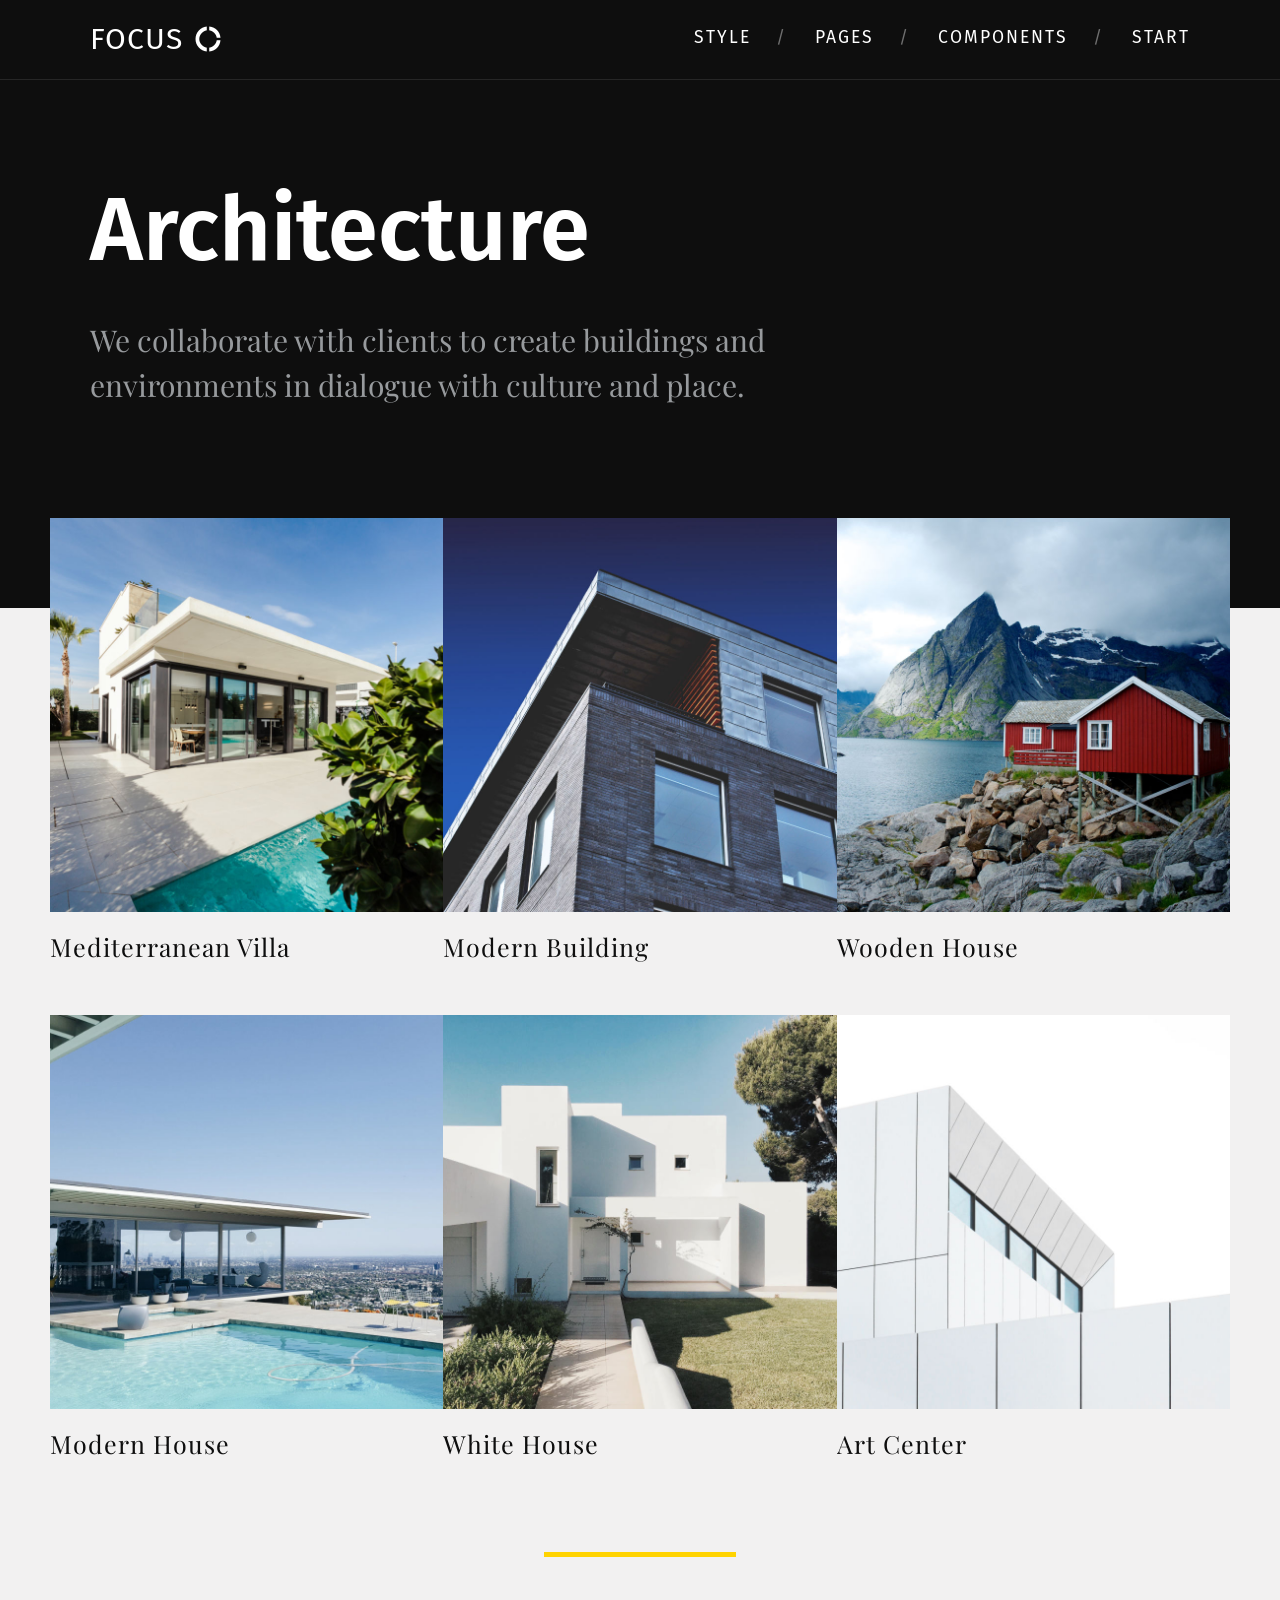
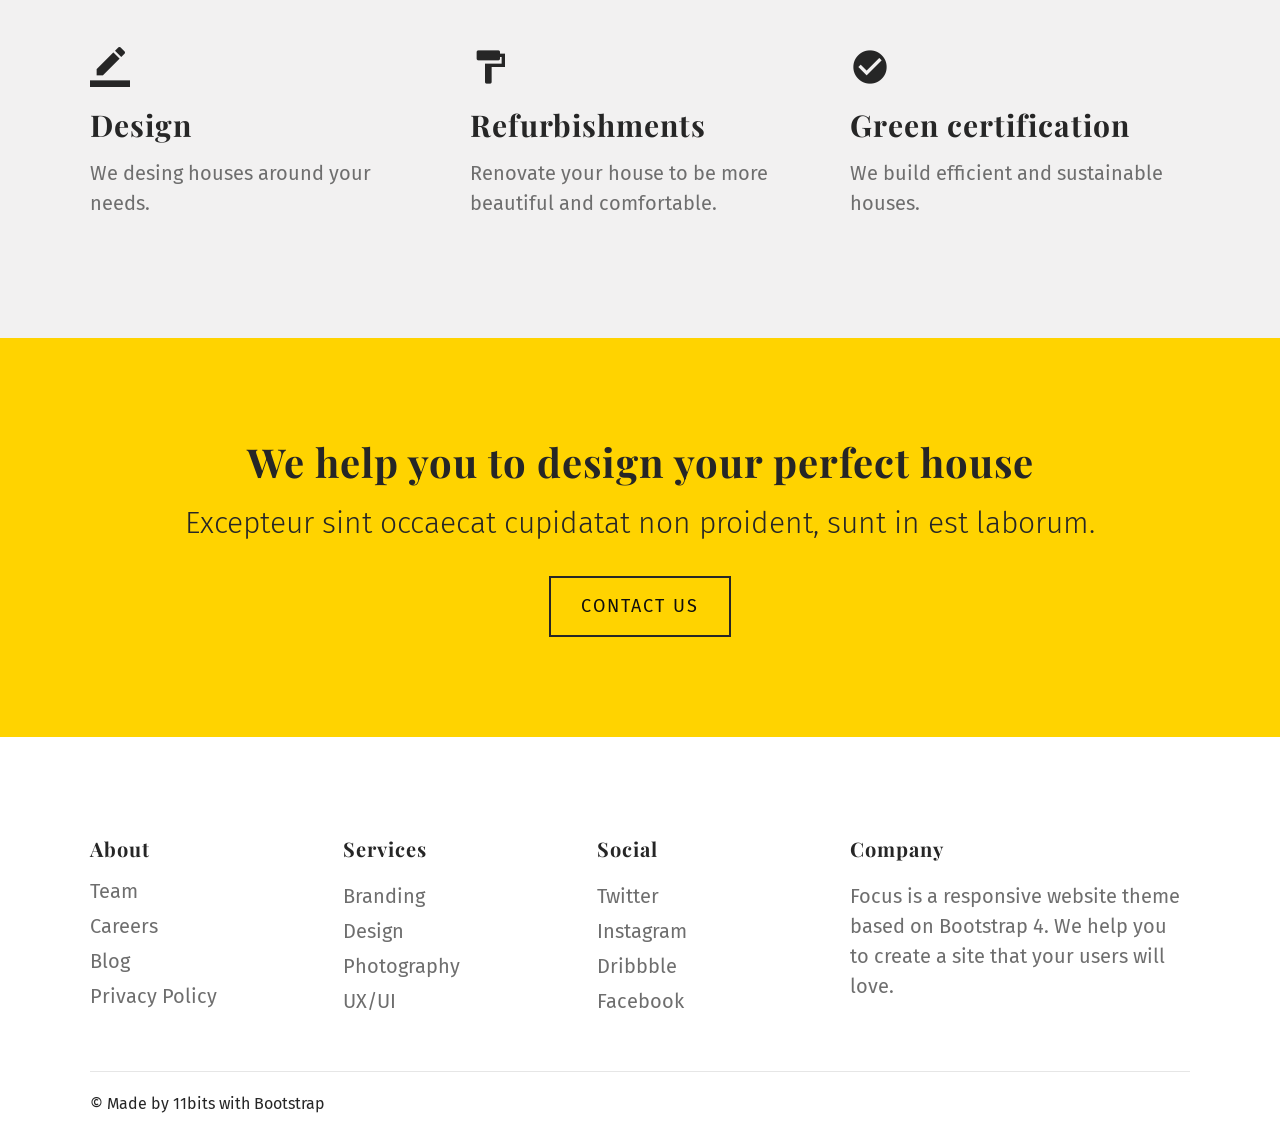
<file: portfolio-1.html>
<!doctype html>
<html lang="en">
<head>
    <meta charset="utf-8">
    <meta name="viewport" content="width=device-width, initial-scale=1, shrink-to-fit=no">

    <!-- Goole fonts -->
    <link href="https://fonts.googleapis.com/css?family=Playfair+Display:400,700%7CFira+Sans:300,400,400i,600" rel="stylesheet">
    <!-- Material icons -->
    <link href="https://fonts.googleapis.com/icon?family=Material+Icons"
      rel="stylesheet">
    <!-- CSS -->
    <link rel="stylesheet" href="css/theme.min.css">
    <title>Focus Theme</title>
</head>

<body>

    <header class="site-header fixed-top bg-black border-bottom border-dark">
        <a href="#content" class="sr-only sr-only-focusable">Skip to content</a>
        <div class="container">

            <!-- Navbar -->
            <nav class="navbar main-nav navbar-expand-lg navbar-dark" aria-label="Main navigation">
                <a href="index.html" class="navbar-brand d-inline-flex text-uppercase">Focus <i class="material-icons ml-2" aria-hidden="true">donut_large</i></a>
                <button class="navbar-toggler" type="button" data-toggle="collapse" data-target="#navbarContent" aria-controls="navbarContent" aria-expanded="false" aria-label="Toggle navigation">
                    <span class="navbar-toggler-icon"></span>
                </button>
                <div class="collapse navbar-collapse text-uppercase" id="navbarContent">
                    <ul class="navbar-nav ml-auto">
                        <li class="nav-item">
                            <a href="style.html" class="nav-link">Style</a>
                        </li>
                        <li class="nav-item">
                            <a href="pages.html" class="nav-link">Pages</a>
                        </li>
                        <li class="nav-item">
                            <a href="components.html" class="nav-link">Components</a>
                        </li>
                        <li class="nav-item">
                            <a href="start.html" class="nav-link">Start</a>
                        </li>
                    </ul>
                </div>
            </nav>
        </div>
    </header>

    <main id="content">

        <!-- Hero -->
        <div class="container py-5 py-lg-6">
            <h1 class="display-3 pb-3">Architecture</h1>
            <div class="row">
                <div class="col-lg-8">
                    <p class="lead font-serif mb-6 text-secondary">We collaborate with clients to create buildings and environments in dialogue with culture and place.</p>
                </div>
            </div>
        </div>

        <!-- Projects -->
        <div class="bg-light text-dark">
            <div class="container-fluid py-2">
                <ul class="row list-unstyled no-gutters mt-n6 mb-0 px-xl-4">

                    <li class="col-sm-6 col-xl-4 mb-4">
                        <a href="project-1.html">
                            <figure class="img-scale">
                                <div class="img-wrap mb-3">
                                    <img src="img/villa-pool.jpg" alt="White and grey concrete building near swimming pool" class="img-fluid w-100 h-100">
                                </div>
                                <figcaption>
                                    <span class="h5 font-weight-normal">Mediterranean Villa</span>
                                </figcaption>
                            </figure>
                        </a>
                    </li>

                    <li class="col-sm-6 col-xl-4 mb-4">
                        <a href="project-1.html">
                            <figure class="img-scale">
                                <div class="img-wrap mb-3">
                                    <img src="img/modern-building.jpg" alt="Windowpanes at the building" class="img-fluid w-100 h-100">
                                </div>
                                <figcaption>
                                    <span class="h5 font-weight-normal">Modern Building</span>
                                </figcaption>
                            </figure>
                        </a>
                    </li>

                    <li class="col-sm-6 col-xl-4 mb-4">
                        <a href="project-1.html">
                            <figure class="img-scale">
                                <div class="img-wrap mb-3">
                                    <img src="img/red-house.jpg" alt="..." class="img-fluid w-100 h-100">
                                </div>
                                <figcaption>
                                    <span class="h5 font-weight-normal">Wooden House</span>
                                </figcaption>
                            </figure>
                        </a>
                    </li>

                    <li class="col-sm-6 col-xl-4 mb-4">
                        <a href="project-1.html">
                            <figure class="img-scale">
                                <div class="img-wrap mb-3">
                                    <img src="img/modern-house.jpg" alt="High-rise buildings" class="img-fluid w-100 h-100">
                                </div>
                                <figcaption>
                                    <span class="h5 font-weight-normal">Modern House</span>
                                </figcaption>
                            </figure>
                        </a>
                    </li>

                    <li class="col-sm-6 col-xl-4 mb-4">
                        <a href="project-1.html">
                            <figure class="img-scale">
                                <div class="img-wrap mb-3">
                                    <img src="img/white-house.jpg" alt="White concrete house near green tree" class="img-fluid w-100 h-100">
                                </div>
                                <figcaption>
                                    <span class="h5 font-weight-normal">White House</span>
                                </figcaption>
                            </figure>
                        </a>
                    </li>

                    <li class="col-sm-6 col-xl-4 mb-4">
                        <a href="project-1.html">
                            <figure class="img-scale">
                                <div class="img-wrap mb-3">
                                    <img src="img/art-center.jpg" alt="White modern building" class="img-fluid w-100 h-100">
                                </div>
                                <figcaption>
                                    <span class="h5 font-weight-normal">Art Center</span>
                                </figcaption>
                            </figure>
                        </a>
                    </li>

                </ul>
            </div>

            <hr class="border-1 border-primary my-4 mx-auto text-center w-15" role="presentation">

            <!-- Icon blocks -->
            <div class="container">
                <div class="row justify-content-center py-5">
                    <div class="col-md-4 mb-5">
                        <div class="pr-lg-3">
                            <i class="material-icons icon-2x mb-3" aria-hidden="true">border_color</i>
                            <h3 class="h4">Design</h3>
                            <p class="mb-md-0 text-muted">We desing houses around your needs.</p>
                        </div>
                    </div>
                    <div class="col-md-4 mb-5">
                        <div class="pr-lg-3">
                            <i class="material-icons icon-2x mb-3" aria-hidden="true">format_paint</i>
                            <h3 class="h4">Refurbishments</h3>
                            <p class="mb-md-0 text-muted">Renovate your house to be more beautiful and comfortable.</p>
                        </div>
                    </div><div class="col-md-4 mb-5">
                        <div class="pr-lg-3">
                            <i class="material-icons icon-2x mb-3" aria-hidden="true">check_circle_outline</i>
                            <h3 class="h4">Green certification</h3>
                            <p class="mb-md-0 text-muted">We build efficient and sustainable houses.</p>
                        </div>
                    </div>
                </div>
            </div>
        </div>

        <!-- Call to action -->
        <div class="bg-primary text-dark text-center">
            <div class="container py-6">
                <h2>We help you to design your perfect house</h2>
                <p class="lead mb-4">Excepteur sint occaecat cupidatat non proident, sunt in est laborum.</p>
                <a href="contact.html" class="btn btn-outline-dark">Contact Us</a>
            </div>
        </div>
    </main>

    <!-- Footer -->
    <footer class="bg-white text-dark">
        <div class="container pt-6 pb-2">
            <div class="row justify-content-md-between">
                <div class="col-4 col-md-2 mb-4">
                    <h4 class="h6">About</h4>
                    <ul class="nav flex-column">
                        <li class="mb-1"><a href="#" class="text-muted">Team</a></li>
                        <li class="mb-1"><a href="#" class="text-muted">Careers</a></li>
                        <li class="mb-1"><a href="#" class="text-muted">Blog</a></li>
                        <li class="mb-1"><a href="#" class="text-muted">Privacy Policy</a></li>
                    </ul>
                </div>
                <div class="col-4 col-md-2 mb-4">
                    <h4 class="h6 mb-3">Services</h4>
                    <ul class="nav flex-column">
                        <li class="mb-1"><a href="#" class="text-muted">Branding</a></li>
                        <li class="mb-1"><a href="#" class="text-muted">Design</a></li>
                        <li class="mb-1"><a href="#" class="text-muted">Photography</a></li>
                        <li class="mb-1"><a href="#" class="text-muted">UX/UI</a></li>
                    </ul>
                </div>
                <div class="col-4 col-md-2 mb-4">
                    <h4 class="h6 mb-3">Social</h4>
                    <ul class="nav flex-column">
                        <li class="mb-1"><a href="#" class="text-muted">Twitter</a></li>
                        <li class="mb-1"><a href="#" class="text-muted">Instagram</a></li>
                        <li class="mb-1"><a href="#" class="text-muted">Dribbble</a></li>
                        <li class="mb-1"><a href="#" class="text-muted">Facebook</a></li>
                    </ul>
                </div>
                <div class="col-sm-12 col-md-4 mb-4">
                    <h3 class="h6 mb-3">Company</h3>
                    <p class="text-muted">Focus is a responsive website theme based on Bootstrap 4. We help you to create a site that your users will love.</p>
                </div>
            </div>
            <hr>
            <p class="small">&copy; Made by 11bits with Bootstrap</p>
        </div>
    </footer>

<script src="js/theme.min.js"></script>
</body>
</file>
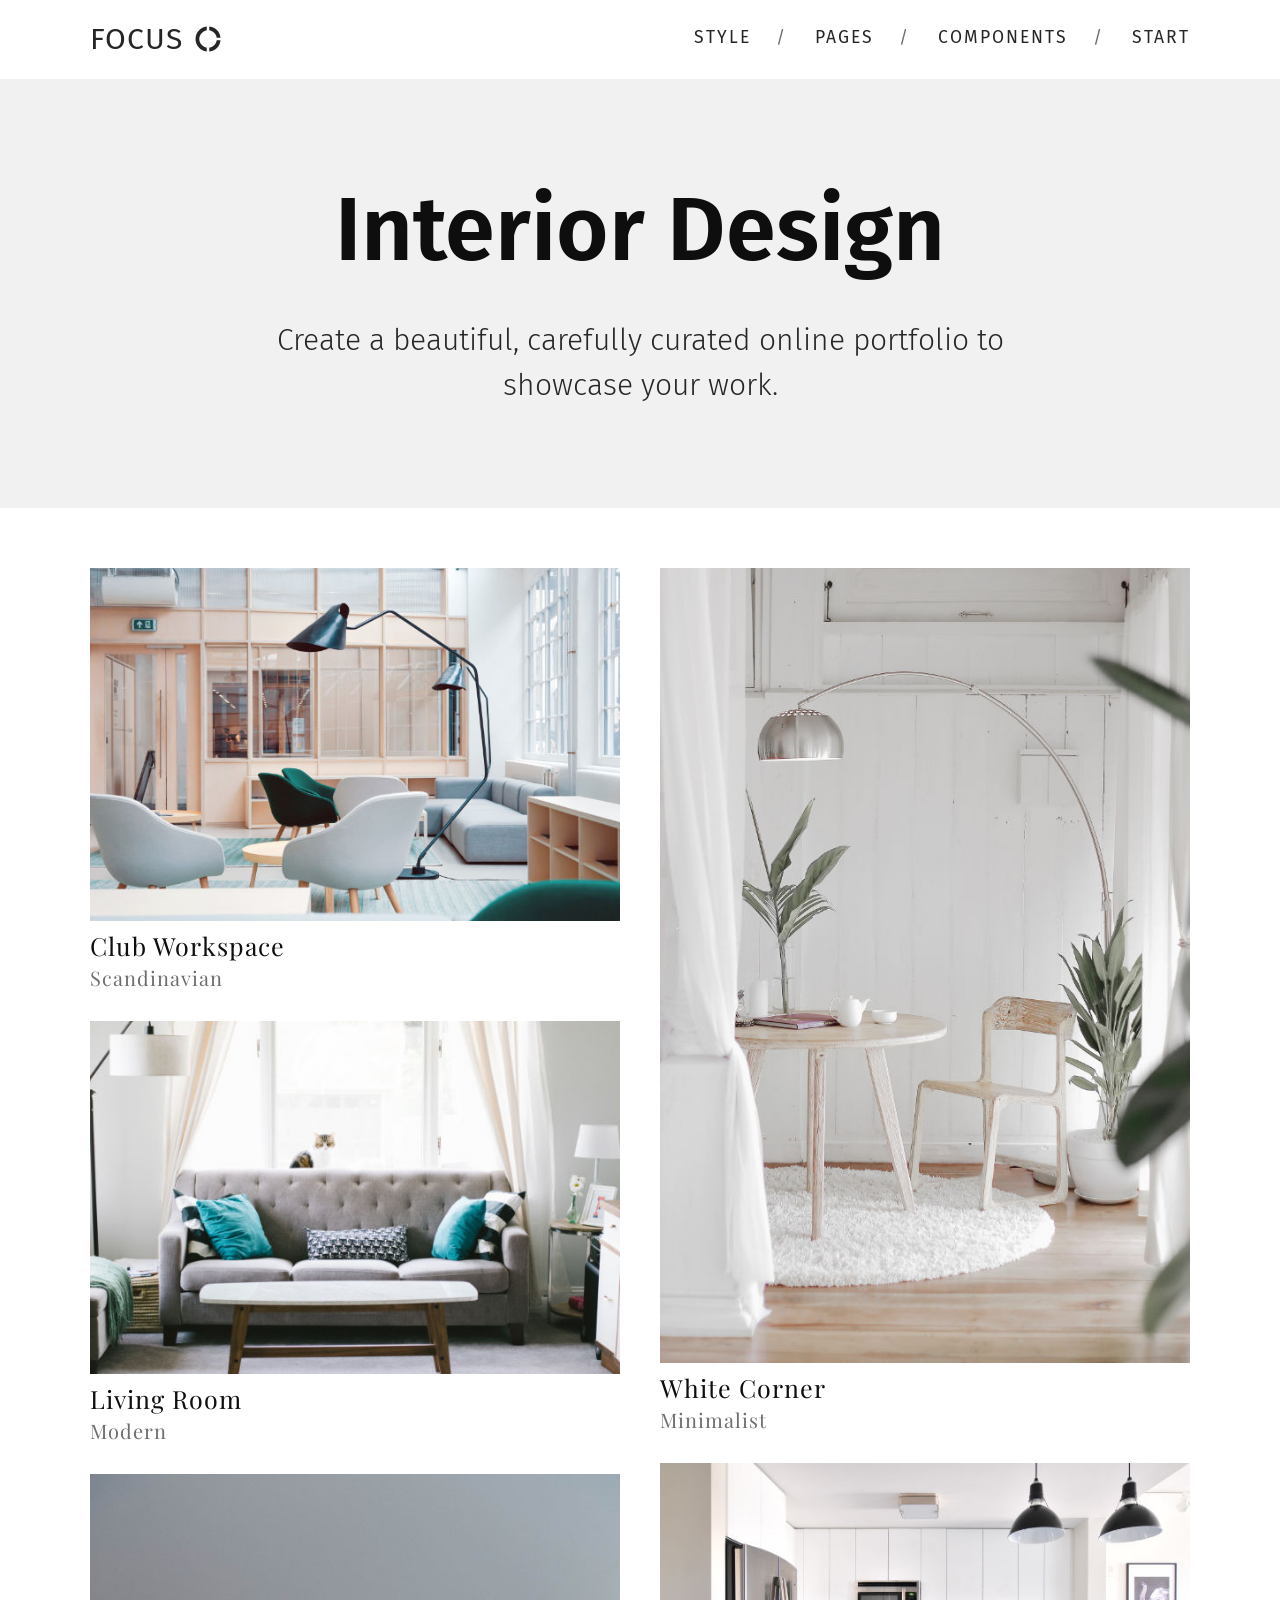
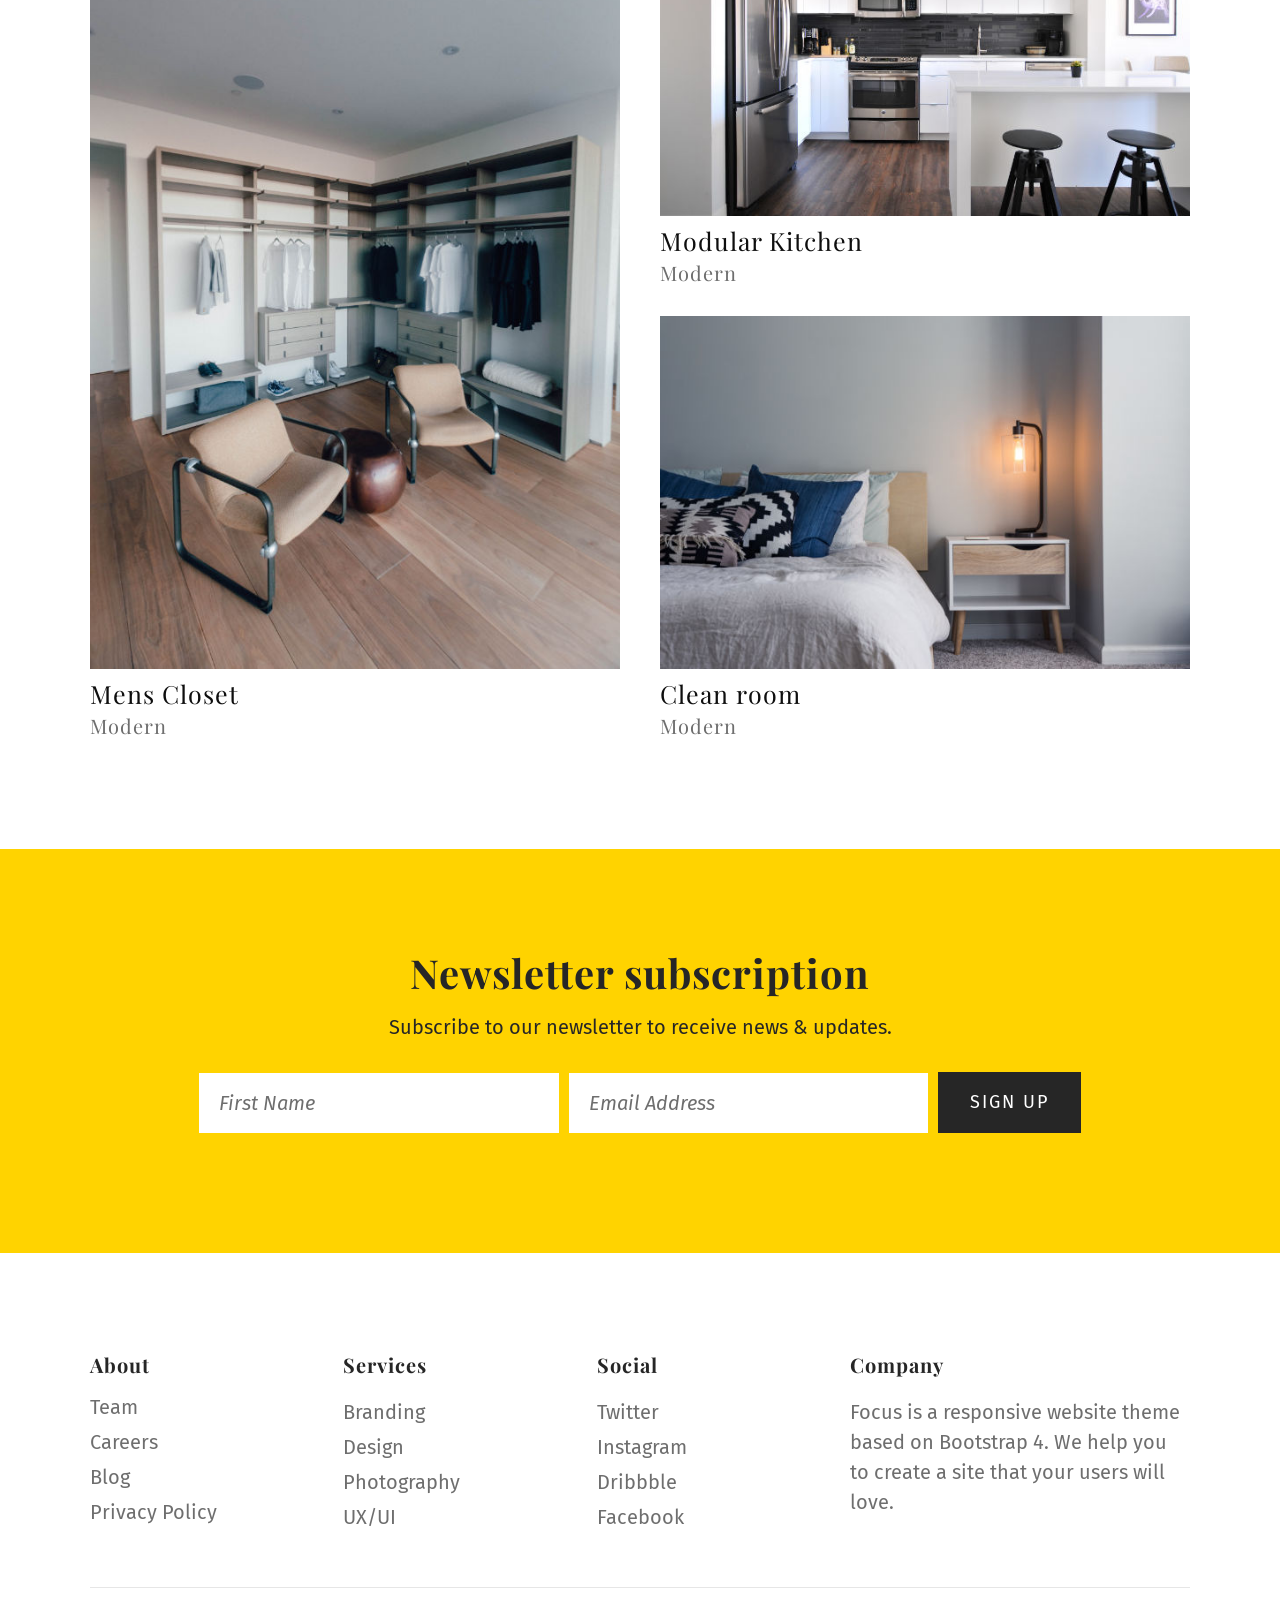
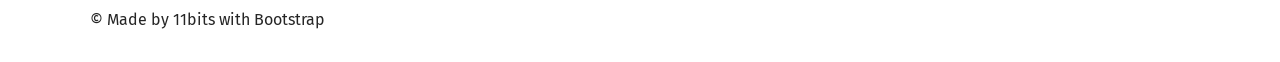
<file: portfolio-2.html>
<!doctype html>
<html lang="en">
<head>
    <meta charset="utf-8">
    <meta name="viewport" content="width=device-width, initial-scale=1, shrink-to-fit=no">

    <!-- Goole fonts -->
    <link href="https://fonts.googleapis.com/css?family=Playfair+Display:400,700%7CFira+Sans:300,400,400i,600" rel="stylesheet">
    <!-- Material icons -->
    <link href="https://fonts.googleapis.com/icon?family=Material+Icons"
      rel="stylesheet">
    <!-- CSS -->
    <link rel="stylesheet" href="css/theme.min.css">
    <title>Focus Theme</title>
</head>

<body>

    <header class="site-header fixed-top bg-white border-bottom border-light">
        <a href="#content" class="sr-only sr-only-focusable">Skip to content</a>
        <div class="container">

            <!-- Navbar -->
            <nav class="navbar main-nav navbar-expand-lg navbar-light" aria-label="Main navigation">
                <a href="index.html" class="navbar-brand d-inline-flex text-uppercase">Focus <i class="material-icons ml-2" aria-hidden="true">donut_large</i></a>
                <button class="navbar-toggler" type="button" data-toggle="collapse" data-target="#navbarContent" aria-controls="navbarContent" aria-expanded="false" aria-label="Toggle navigation">
                    <span class="navbar-toggler-icon"></span>
                </button>
                <div class="collapse navbar-collapse text-uppercase" id="navbarContent">
                    <ul class="navbar-nav ml-auto">
                        <li class="nav-item">
                            <a href="style.html" class="nav-link">Style</a>
                        </li>
                        <li class="nav-item">
                            <a href="pages.html" class="nav-link">Pages</a>
                        </li>
                        <li class="nav-item">
                            <a href="components.html" class="nav-link">Components</a>
                        </li>
                        <li class="nav-item">
                            <a href="start.html" class="nav-link">Start</a>
                        </li>
                    </ul>
                </div>
            </nav>
        </div>
    </header>

    <main id="content">

        <!-- Hero -->
        <div class="bg-light text-black">
            <div class="container py-5 py-lg-6 text-center">
                <h1 class="display-3 pb-3">Interior Design</h1>
                <div class="row justify-content-center">
                    <div class="col-lg-9">
                        <p class="lead text-dark mb-0">Create a beautiful, carefully curated online portfolio to showcase your work.</p>
                    </div>
                </div>
            </div>
        </div>

        <!-- Projects -->
        <div class="bg-white text-dark">
            <div class="container py-5">
                <ul class="row list-unstyled grid">

                    <li class="col-md-6 mb-2">
                        <a href="project-2.html">
                            <figure class="img-rising h-100">
                                <img src="img/club-workspace.jpg" alt="Black floor lamp on living room sofa" class="img-fluid mb-2">
                                <figcaption class="h5 font-weight-normal">Club Workspace<br><span class="small text-muted">Scandinavian</span></figcaption>
                            </figure>
                        </a>
                    </li>

                    <li class="col-md-6 mb-2">
                        <a href="project-2.html">
                            <figure class="img-rising h-100">
                                <img src="img/white-corner.jpg" alt="White steel chair in front round table" class="img-fluid mb-2">
                                <figcaption class="h5 font-weight-normal">White Corner<br><span class="small text-muted">Minimalist</span></figcaption>
                            </figure>
                        </a>
                    </li>

                    <li class="col-md-6 mb-2">
                        <a href="project-2.html">
                            <figure class="img-rising h-100">
                                <img src="img/sofa-cat.jpg" alt="Brown and white wooden table beside sofa" class="img-fluid mb-2">
                                <figcaption class="h5 font-weight-normal">Living Room<br><span class="small text-muted">Modern</span></figcaption>
                            </figure>
                        </a>
                    </li>

                    <li class="col-md-6 mb-2">
                        <a href="project-2.html">
                            <figure class="img-rising h-100">
                                <img src="img/modern-kitchen.jpg" alt="Gray steel 3-door refrigerator near modular kitchen" class="img-fluid mb-2">
                                <figcaption class="h5 font-weight-normal">Modular Kitchen<br><span class="small text-muted">Modern</span></figcaption>
                            </figure>
                        </a>
                    </li>

                    <li class="col-md-6 mb-2">
                        <a href="project-2.html">
                            <figure class="img-rising h-100">
                                <img src="img/mens-closet.jpg" alt="Spacious mens closet with two beige chairs" class="img-fluid mb-2">
                                <figcaption class="h5 font-weight-normal">Mens Closet<br><span class="small text-muted">Modern</span></figcaption>
                            </figure>
                        </a>
                    </li>

                    <li class="col-md-6 mb-2">
                        <a href="project-2.html">
                            <figure class="img-rising h-100">
                                <img src="img/modern-room.jpg" alt="Room with black table lamp on nightstand" class="img-fluid mb-2">
                                <figcaption class="h5 font-weight-normal">Clean room<br><span class="small text-muted">Modern</span></figcaption>
                            </figure>
                        </a>
                    </li>

                </ul>
            </div>
        </div>

        <!-- Newsletter -->
        <div class="bg-primary text-dark text-center">
            <div class="container py-6">
                <h2>Newsletter subscription</h2>
                <p class="mb-4">Subscribe to our newsletter to receive news & updates.</p>
                <form>
                    <div class="form-row justify-content-center align-items-center">
                        <div class="col-md-4">
                            <label class="sr-only" for="inputName">First name</label>
                            <input type="text" class="form-control border-0 font-italic mb-3" id="inputName" placeholder="First Name">
                        </div>
                        <div class="col-md-4">
                            <label class="sr-only" for="inputEmail">Email address</label>
                            <input type="email" class="form-control border-0 font-italic mb-3" id="inputEmail" placeholder="Email Address">
                        </div>
                        <div class="col-md-auto">
                            <button type="submit" class="btn btn-dark mb-3">Sign Up</button>
                        </div>
                    </div>
                </form>
            </div>
        </div>
    </main>
    
    <!-- Footer -->
    <footer class="bg-white text-dark">
        <div class="container pt-6 pb-2">
            <div class="row justify-content-md-between">
                <div class="col-4 col-md-2 mb-4">
                    <h4 class="h6">About</h4>
                    <ul class="nav flex-column">
                        <li class="mb-1"><a href="#" class="text-muted">Team</a></li>
                        <li class="mb-1"><a href="#" class="text-muted">Careers</a></li>
                        <li class="mb-1"><a href="#" class="text-muted">Blog</a></li>
                        <li class="mb-1"><a href="#" class="text-muted">Privacy Policy</a></li>
                    </ul>
                </div>
                <div class="col-4 col-md-2 mb-4">
                    <h4 class="h6 mb-3">Services</h4>
                    <ul class="nav flex-column">
                        <li class="mb-1"><a href="#" class="text-muted">Branding</a></li>
                        <li class="mb-1"><a href="#" class="text-muted">Design</a></li>
                        <li class="mb-1"><a href="#" class="text-muted">Photography</a></li>
                        <li class="mb-1"><a href="#" class="text-muted">UX/UI</a></li>
                    </ul>
                </div>
                <div class="col-4 col-md-2 mb-4">
                    <h4 class="h6 mb-3">Social</h4>
                    <ul class="nav flex-column">
                        <li class="mb-1"><a href="#" class="text-muted">Twitter</a></li>
                        <li class="mb-1"><a href="#" class="text-muted">Instagram</a></li>
                        <li class="mb-1"><a href="#" class="text-muted">Dribbble</a></li>
                        <li class="mb-1"><a href="#" class="text-muted">Facebook</a></li>
                    </ul>
                </div>
                <div class="col-sm-12 col-md-4 mb-4">
                    <h3 class="h6 mb-3">Company</h3>
                    <p class="text-muted">Focus is a responsive website theme based on Bootstrap 4. We help you to create a site that your users will love.</p>
                </div>
            </div>
            <hr>
            <p class="small">&copy; Made by 11bits with Bootstrap</p>
        </div>
    </footer>

<script src="js/theme.min.js"></script>
</body>
</file>
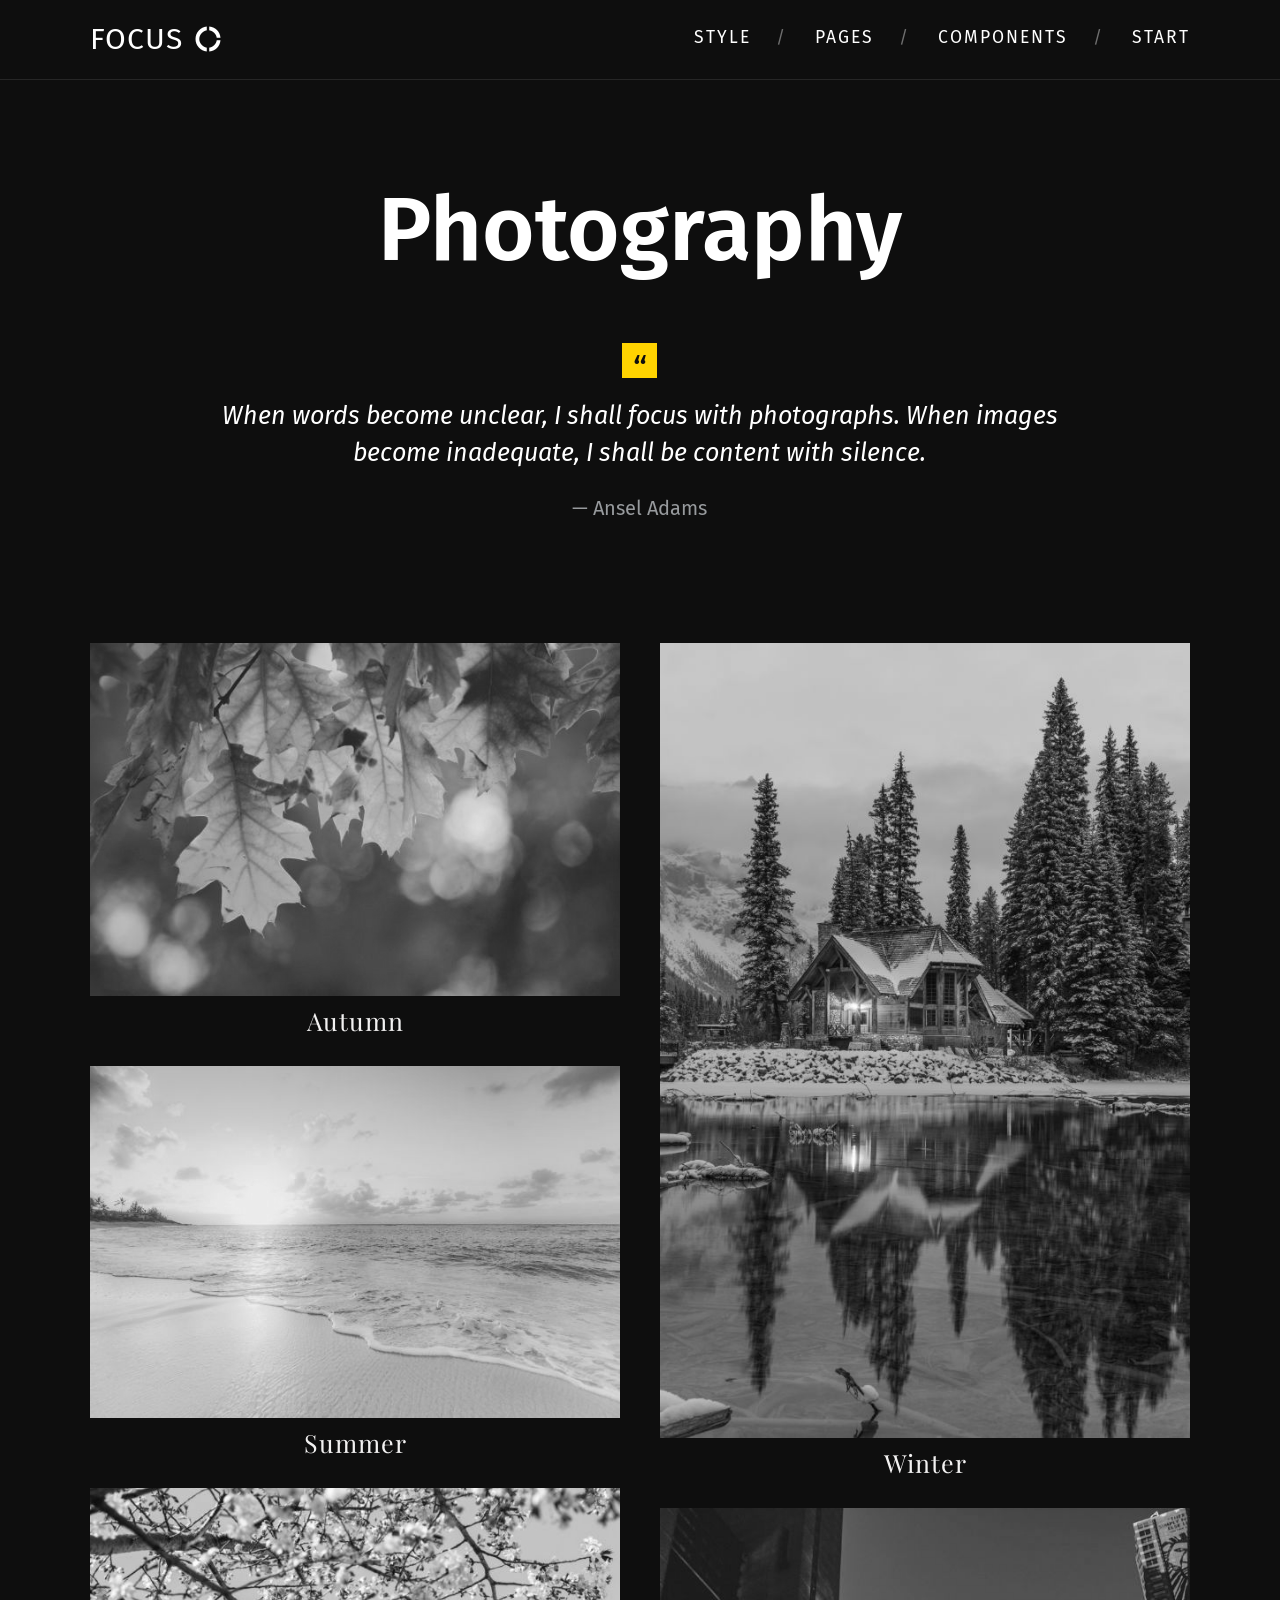
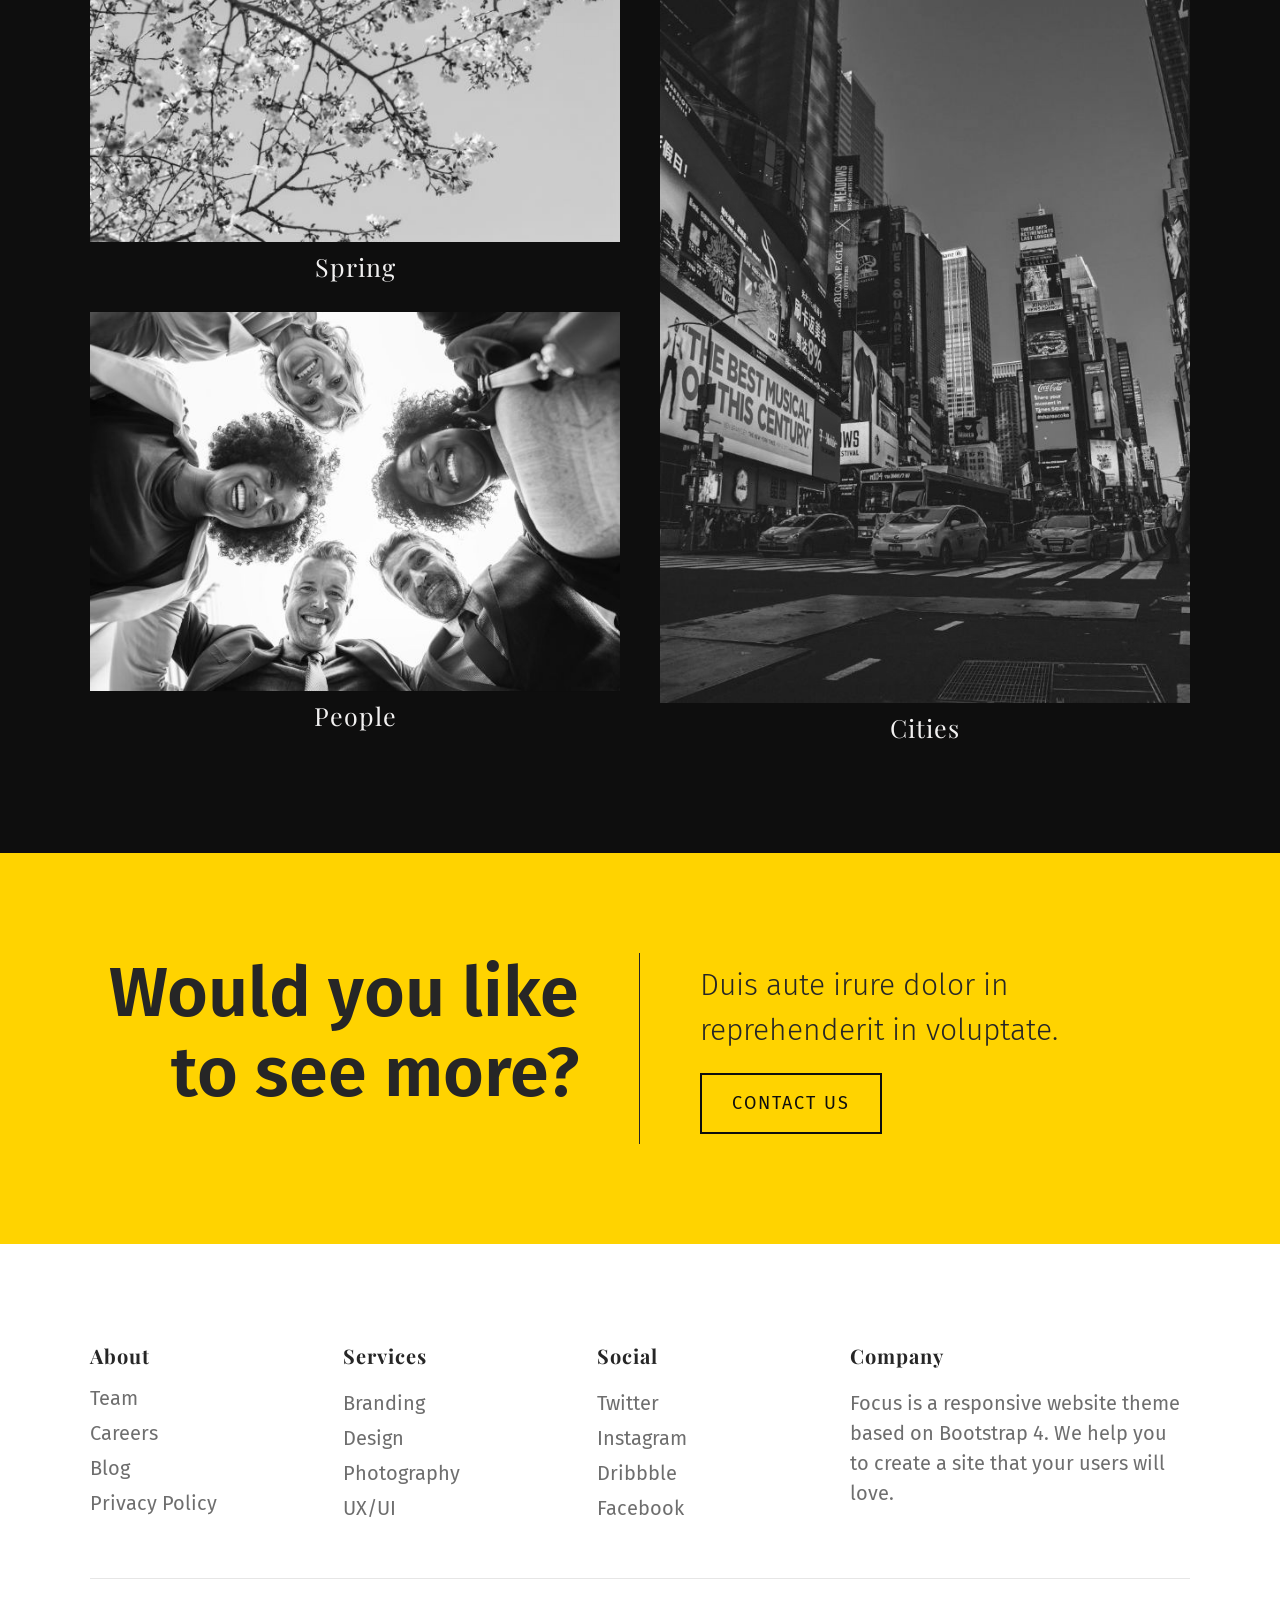
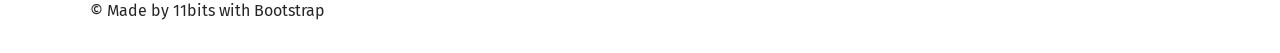
<file: portfolio-3.html>
<!doctype html>
<html lang="en">
<head>
    <meta charset="utf-8">
    <meta name="viewport" content="width=device-width, initial-scale=1, shrink-to-fit=no">

    <!-- Goole fonts -->
    <link href="https://fonts.googleapis.com/css?family=Playfair+Display:400,700%7CFira+Sans:300,400,400i,600" rel="stylesheet">
    <!-- Material icons -->
    <link href="https://fonts.googleapis.com/icon?family=Material+Icons"
      rel="stylesheet">
    <!-- CSS -->
    <link rel="stylesheet" href="css/theme.min.css">
    <title>Focus Theme</title>
</head>

<body>

    <header class="site-header fixed-top bg-black border-bottom border-dark">
        <a href="#content" class="sr-only sr-only-focusable">Skip to content</a>
        <div class="container">

            <!-- Navbar -->
            <nav class="navbar main-nav navbar-expand-lg navbar-dark" aria-label="Main navigation">
                <a href="index.html" class="navbar-brand d-inline-flex text-uppercase">Focus <i class="material-icons ml-2" aria-hidden="true">donut_large</i></a>
                <button class="navbar-toggler" type="button" data-toggle="collapse" data-target="#navbarContent" aria-controls="navbarContent" aria-expanded="false" aria-label="Toggle navigation">
                    <span class="navbar-toggler-icon"></span>
                </button>
                <div class="collapse navbar-collapse text-uppercase" id="navbarContent">
                    <ul class="navbar-nav ml-auto">
                        <li class="nav-item">
                            <a href="style.html" class="nav-link">Style</a>
                        </li>
                        <li class="nav-item">
                            <a href="pages.html" class="nav-link">Pages</a>
                        </li>
                        <li class="nav-item">
                            <a href="components.html" class="nav-link">Components</a>
                        </li>
                        <li class="nav-item">
                            <a href="start.html" class="nav-link">Start</a>
                        </li>
                    </ul>
                </div>
            </nav>
        </div>
    </header>

    <main id="content">

        <!-- Hero -->
        <div class="container py-5 py-lg-6 text-center">
            <h1 class="display-3 mb-5">Photography</h1>
            <div class="row justify-content-center">
                <div class="col-lg-10">
                    <blockquote class="blockquote text-center">
                        <p class="font-italic">When words become unclear, I shall focus with photographs. When images become inadequate, I shall be content with silence.</p>
                        <footer class="blockquote-footer">Ansel Adams</footer>
                    </blockquote>
                </div>
            </div>
        </div>

        <!-- Projects -->
        <div class="container pb-5">
            <ul class="row list-unstyled grid">

                <li class="col-sm-6">
                    <a href="project-3.html">
                        <figure class="img-color mb-4 h-100">
                            <img src="img/autumn-leafs.jpg" alt="Autumn leafs" class="img-fluid mb-2">
                            <figcaption class="h5 font-weight-light text-light text-center">Autumn</figcaption>
                        </figure>
                    </a>
                </li>

                <li class="col-sm-6">
                    <a href="project-3.html">
                        <figure class="img-color mb-4 h-100">
                            <img src="img/wooden-house.jpg" alt="Skogafoss Stairs - Iceland" class="img-fluid mb-2">
                            <figcaption class="h5 font-weight-light text-light text-center">Winter</figcaption>
                        </figure>
                    </a>
                </li>

                <li class="col-sm-6">
                    <a href="project-3.html">
                        <figure class="img-color mb-4 h-100">
                            <img src="img/seashore.jpg" alt="Seashore during golden hour" class="img-fluid mb-2">
                            <figcaption class="h5 font-weight-light text-light text-center">Summer</figcaption>
                        </figure>
                    </a>
                </li>

                <li class="col-sm-6">
                    <a href="project-3.html">
                        <figure class="img-color mb-4 h-100">
                            <img src="img/cherry-blossoms.jpg" alt="Cherry blossom tree under clear blue sky" class="img-fluid mb-2">
                            <figcaption class="h5 font-weight-light text-light text-center">Spring</figcaption>
                        </figure>
                    </a>
                </li>

                <li class="col-sm-6">
                    <a href="project-3.html">
                        <figure class="img-color mb-4 h-100">
                            <img src="img/time-square.jpg" alt="Time Square - New York" class="img-fluid mb-2">
                            <figcaption class="h5 font-weight-light text-light text-center">Cities</figcaption>
                        </figure>
                    </a>
                </li>

                <li class="col-sm-6">
                    <a href="project-3.html">
                        <figure class="img-color mb-4 h-100">
                            <img src="img/people.jpg" alt="People smiling" class="img-fluid mb-2">
                            <figcaption class="h5 font-weight-light text-light text-center">People</figcaption>
                        </figure>
                    </a>
                </li>
            </ul>
        </div>

        <!-- Call to action -->
        <div class="bg-primary text-dark">
            <div class="container py-6">
                <div class="row justify-content-center align-items-center">
                    <div class="col-lg-6 border-lg-right border-dark pr-lg-5">
                        <h3 class="display-4 mb-4 text-lg-right">Would you like to see more?</h3>
                    </div>
                    <div class="col-lg-6 pl-lg-5">
                        <p class="lead">Duis aute irure dolor in reprehenderit in voluptate.</p>
                        <a href="contact.html" class="btn btn-outline-black">Contact Us</a>
                    </div>
                </div>
            </div>
        </div>
    </main>
    
    <!-- Footer -->
    <footer class="bg-white text-dark">
        <div class="container pt-6 pb-2">
            <div class="row justify-content-md-between">
                <div class="col-4 col-md-2 mb-4">
                    <h4 class="h6">About</h4>
                    <ul class="nav flex-column">
                        <li class="mb-1"><a href="#" class="text-muted">Team</a></li>
                        <li class="mb-1"><a href="#" class="text-muted">Careers</a></li>
                        <li class="mb-1"><a href="#" class="text-muted">Blog</a></li>
                        <li class="mb-1"><a href="#" class="text-muted">Privacy Policy</a></li>
                    </ul>
                </div>
                <div class="col-4 col-md-2 mb-4">
                    <h4 class="h6 mb-3">Services</h4>
                    <ul class="nav flex-column">
                        <li class="mb-1"><a href="#" class="text-muted">Branding</a></li>
                        <li class="mb-1"><a href="#" class="text-muted">Design</a></li>
                        <li class="mb-1"><a href="#" class="text-muted">Photography</a></li>
                        <li class="mb-1"><a href="#" class="text-muted">UX/UI</a></li>
                    </ul>
                </div>
                <div class="col-4 col-md-2 mb-4">
                    <h4 class="h6 mb-3">Social</h4>
                    <ul class="nav flex-column">
                        <li class="mb-1"><a href="#" class="text-muted">Twitter</a></li>
                        <li class="mb-1"><a href="#" class="text-muted">Instagram</a></li>
                        <li class="mb-1"><a href="#" class="text-muted">Dribbble</a></li>
                        <li class="mb-1"><a href="#" class="text-muted">Facebook</a></li>
                    </ul>
                </div>
                <div class="col-sm-12 col-md-4 mb-4">
                    <h3 class="h6 mb-3">Company</h3>
                    <p class="text-muted">Focus is a responsive website theme based on Bootstrap 4. We help you to create a site that your users will love.</p>
                </div>
            </div>
            <hr>
            <p class="small">&copy; Made by 11bits with Bootstrap</p>
        </div>
    </footer>

<script src="js/theme.min.js"></script>
</body>
</file>
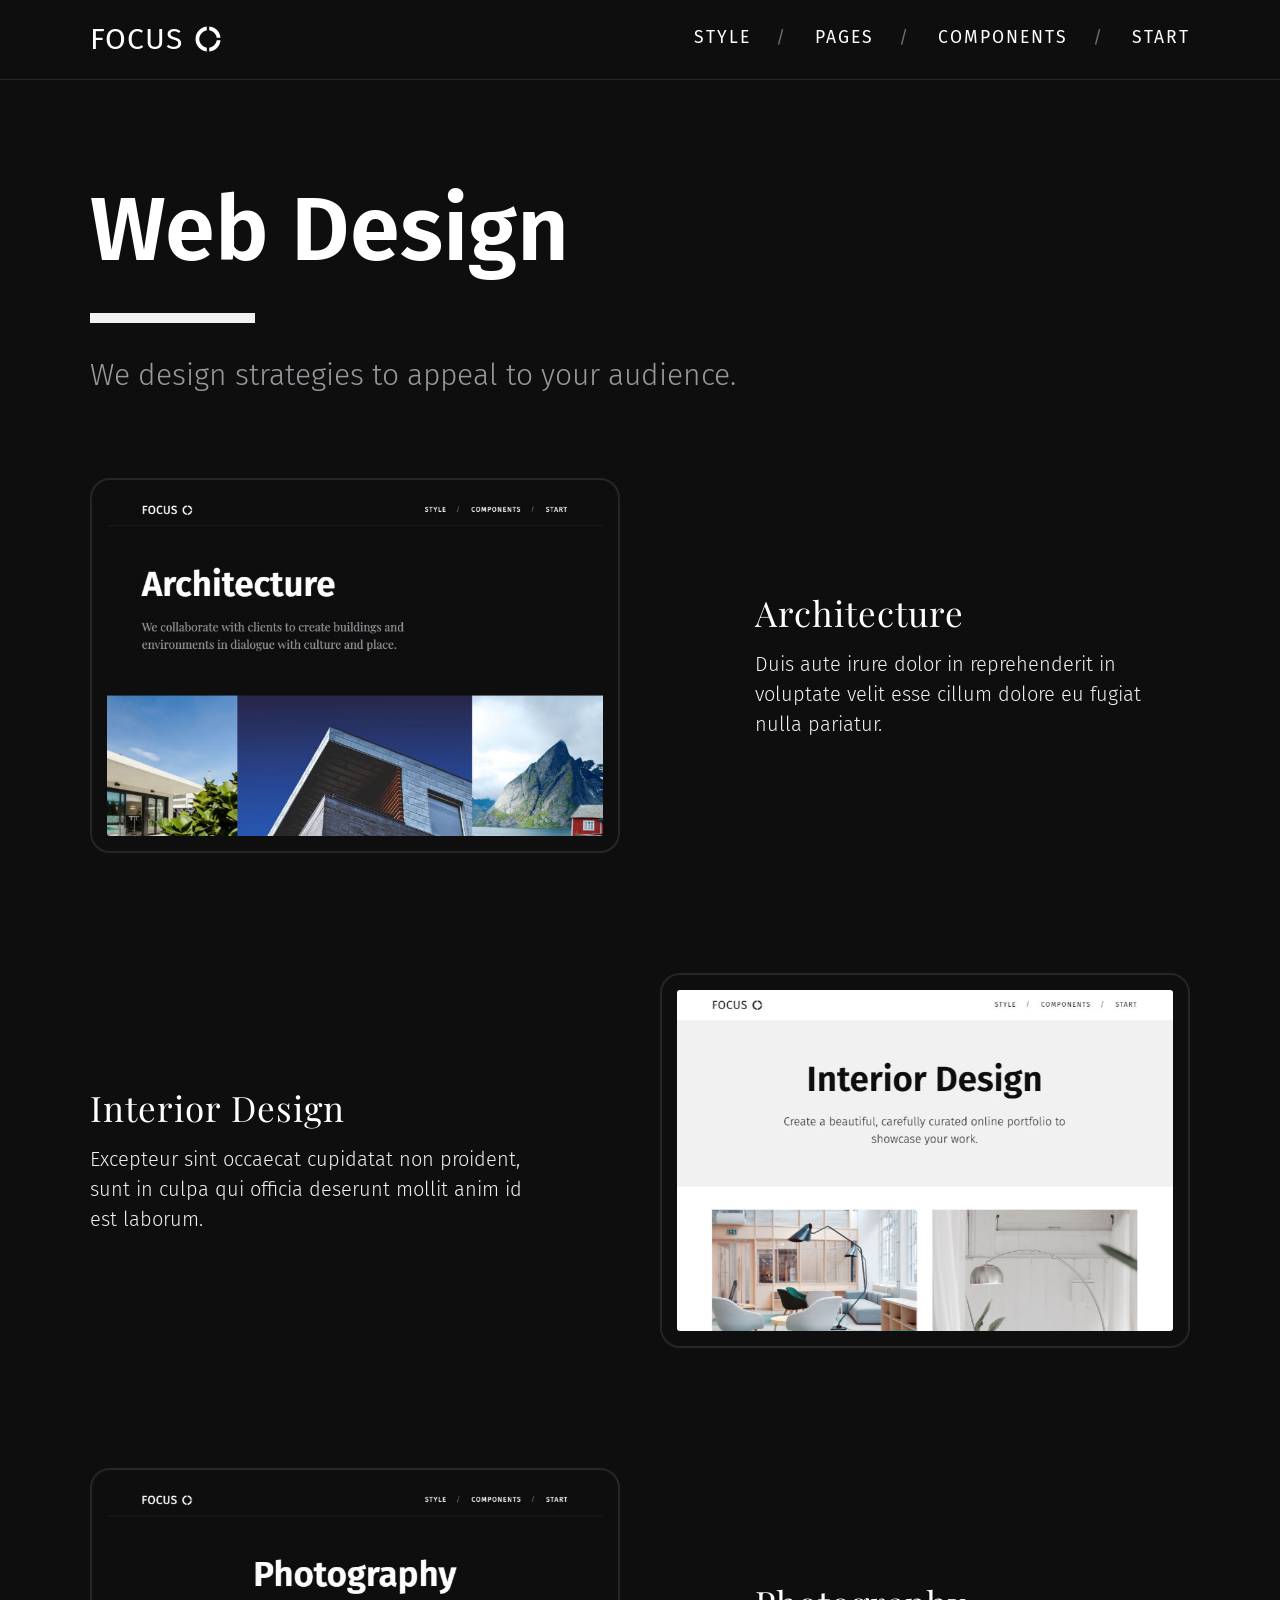
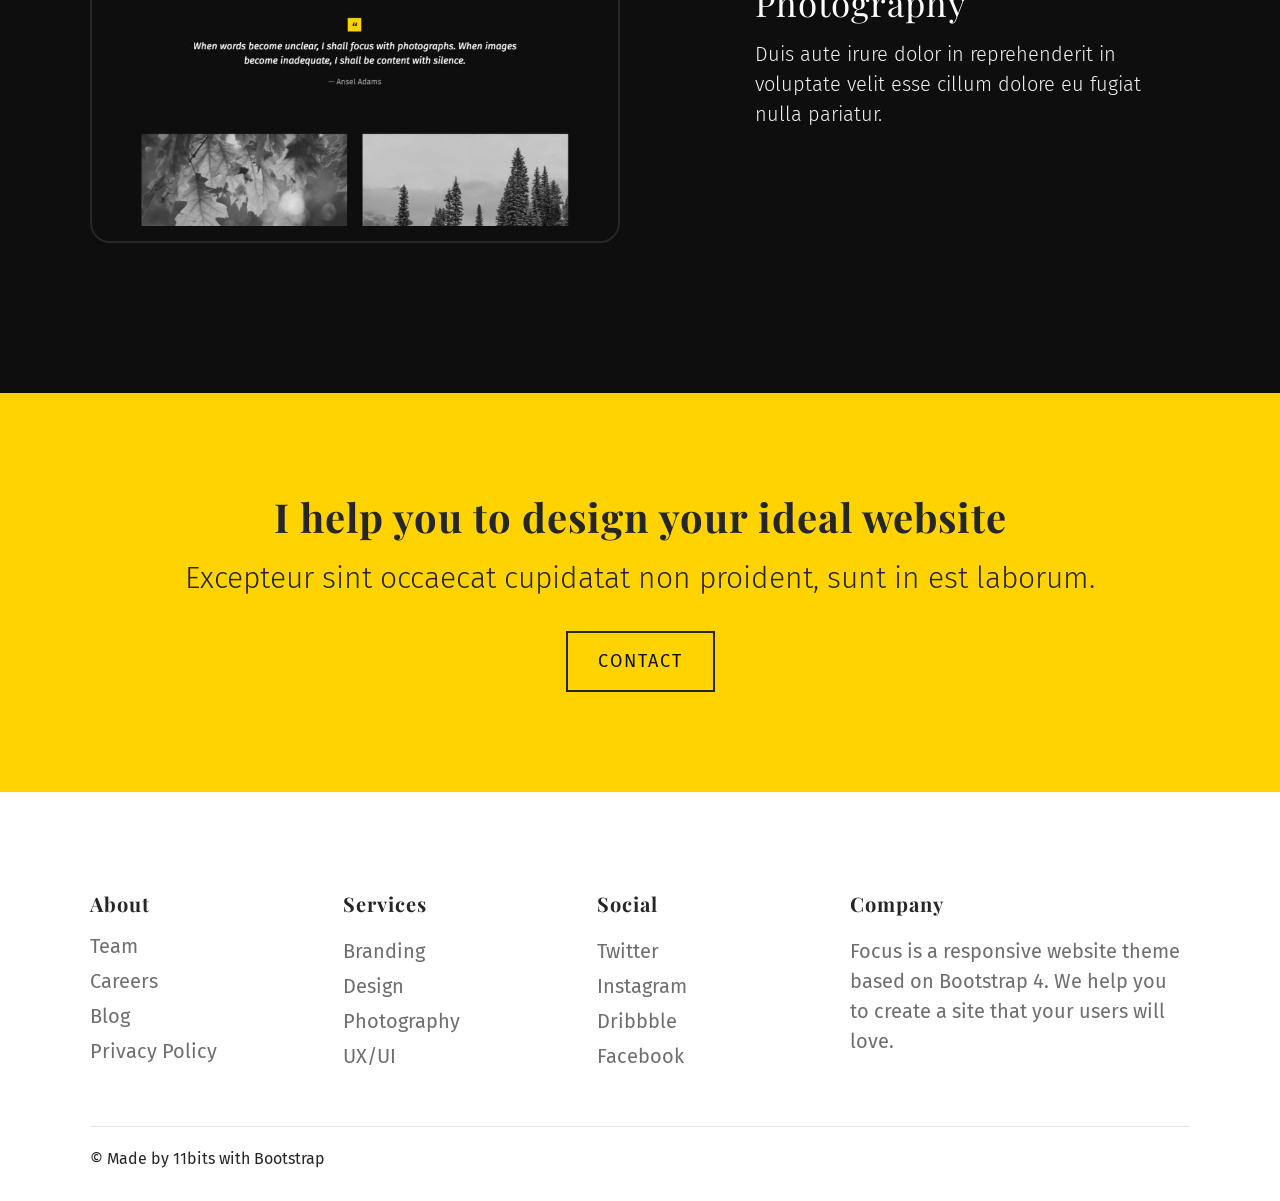
<file: portfolio-4.html>
<!doctype html>
<html lang="en">
<head>
    <meta charset="utf-8">
    <meta name="viewport" content="width=device-width, initial-scale=1, shrink-to-fit=no">

    <!-- Goole fonts -->
    <link href="https://fonts.googleapis.com/css?family=Playfair+Display:400,700%7CFira+Sans:300,400,400i,600" rel="stylesheet">
    <!-- Material icons -->
    <link href="https://fonts.googleapis.com/icon?family=Material+Icons"
      rel="stylesheet">
    <!-- CSS -->
    <link rel="stylesheet" href="css/theme.min.css">
    <title>Focus Theme</title>
</head>

<body>

    <header class="site-header fixed-top bg-black border-bottom border-dark">
        <a href="#content" class="sr-only sr-only-focusable">Skip to content</a>
        <div class="container">

            <!-- Navbar -->
            <nav class="navbar main-nav navbar-expand-lg navbar-dark" aria-label="Main navigation">
                <a href="index.html" class="navbar-brand d-inline-flex text-uppercase">Focus <i class="material-icons ml-2" aria-hidden="true">donut_large</i></a>
                <button class="navbar-toggler" type="button" data-toggle="collapse" data-target="#navbarContent" aria-controls="navbarContent" aria-expanded="false" aria-label="Toggle navigation">
                    <span class="navbar-toggler-icon"></span>
                </button>
                <div class="collapse navbar-collapse text-uppercase" id="navbarContent">
                    <ul class="navbar-nav ml-auto">
                        <li class="nav-item">
                            <a href="style.html" class="nav-link">Style</a>
                        </li>
                        <li class="nav-item">
                            <a href="pages.html" class="nav-link">Pages</a>
                        </li>
                        <li class="nav-item">
                            <a href="components.html" class="nav-link">Components</a>
                        </li>
                        <li class="nav-item">
                            <a href="start.html" class="nav-link">Start</a>
                        </li>
                    </ul>
                </div>
            </nav>
        </div>
    </header>

    <main id="content">

        <!-- Hero -->
        <div class="container py-5 pt-lg-6">
            <h1 class="display-3">Web Design</h1>
            <hr class="border-2 border-light my-4 ml-0 text-left w-15" role="presentation">
            <div class="row">
                <div class="col-lg-9">
                    <p class="lead text-secondary">We design strategies to appeal to your audience.</p>
                </div>
            </div>
        </div>

        <!-- Projects -->
        <div class="container mb-4">
            <div class="row justify-content-lg-between align-items-center pb-5 pb-lg-6">
                <div class="col-lg-5 order-lg-2 mb-2 mb-lg-0">
                    <h2 class="h3 font-weight-normal">Architecture</h2>
                    <p class="font-weight-light text-light">Duis aute irure dolor in reprehenderit in voluptate velit esse cillum dolore eu fugiat nulla pariatur.</p>
                </div>
                <div class="col-lg-6 order-lg-1">
                    <a href="project-4.html">
                        <figure class="img-overlay">
                            <img src="img/portfolio-1.jpg" alt="..." class="border-dark img-thumbnail w-100 h-100">
                            <div class="img-hover">
                                <span class="img-text">View Project</span>
                            </div>
                        </figure>
                    </a>
                </div>
            </div>

            <div class="row justify-content-lg-between align-items-center pb-5 pb-lg-6">
                <div class="col-lg-5 mb-2 mb-lg-0">
                    <h2 class="h3 font-weight-normal">Interior Design</h2>
                    <p class="font-weight-light text-light"> Excepteur sint occaecat cupidatat non proident, sunt in culpa qui officia deserunt mollit anim id est laborum.</p>
                </div>
                <div class="col-lg-6">
                    <a href="project-4.html">
                        <figure class="img-overlay">
                            <img src="img/portfolio-2.jpg" alt="..." class="border-dark img-thumbnail w-100 h-100">
                            <div class="img-hover">
                                <span class="img-text">View Project</span>
                            </div>
                        </figure>
                    </a>
                </div>
            </div>

            <div class="row justify-content-lg-between align-items-center pb-5 pb-lg-6">
                <div class="col-lg-5 order-lg-2 mb-2 mb-lg-0">
                    <h2 class="h3 font-weight-normal">Photography</h2>
                    <p class="font-weight-light text-light">Duis aute irure dolor in reprehenderit in voluptate velit esse cillum dolore eu fugiat nulla pariatur.</p>
                </div>
                <div class="col-lg-6 order-lg-1">
                    <a href="project-4.html">
                        <figure class="img-overlay">
                            <img src="img/portfolio-3.jpg" alt="..." class="border-dark img-thumbnail w-100 h-100">
                            <div class="img-hover">
                                <span class="img-text">View Project</span>
                            </div>
                        </figure>
                    </a>
                </div>
            </div>
        </div>

        <!-- Call to action -->
        <div class="bg-primary text-dark text-center">
            <div class="container py-6">
                <h2>I help you to design your ideal website</h2>
                <p class="lead mb-4">Excepteur sint occaecat cupidatat non proident, sunt in est laborum.</p>
                <a href="contact.html" class="btn btn-outline-dark">Contact</a>
            </div>
        </div>

    </main>
    
    <!-- Footer -->
    <footer class="bg-white text-dark">
        <div class="container pt-6 pb-2">
            <div class="row justify-content-md-between">
                <div class="col-4 col-md-2 mb-4">
                    <h4 class="h6">About</h4>
                    <ul class="nav flex-column">
                        <li class="mb-1"><a href="#" class="text-muted">Team</a></li>
                        <li class="mb-1"><a href="#" class="text-muted">Careers</a></li>
                        <li class="mb-1"><a href="#" class="text-muted">Blog</a></li>
                        <li class="mb-1"><a href="#" class="text-muted">Privacy Policy</a></li>
                    </ul>
                </div>
                <div class="col-4 col-md-2 mb-4">
                    <h4 class="h6 mb-3">Services</h4>
                    <ul class="nav flex-column">
                        <li class="mb-1"><a href="#" class="text-muted">Branding</a></li>
                        <li class="mb-1"><a href="#" class="text-muted">Design</a></li>
                        <li class="mb-1"><a href="#" class="text-muted">Photography</a></li>
                        <li class="mb-1"><a href="#" class="text-muted">UX/UI</a></li>
                    </ul>
                </div>
                <div class="col-4 col-md-2 mb-4">
                    <h4 class="h6 mb-3">Social</h4>
                    <ul class="nav flex-column">
                        <li class="mb-1"><a href="#" class="text-muted">Twitter</a></li>
                        <li class="mb-1"><a href="#" class="text-muted">Instagram</a></li>
                        <li class="mb-1"><a href="#" class="text-muted">Dribbble</a></li>
                        <li class="mb-1"><a href="#" class="text-muted">Facebook</a></li>
                    </ul>
                </div>
                <div class="col-sm-12 col-md-4 mb-4">
                    <h3 class="h6 mb-3">Company</h3>
                    <p class="text-muted">Focus is a responsive website theme based on Bootstrap 4. We help you to create a site that your users will love.</p>
                </div>
            </div>
            <hr>
            <p class="small">&copy; Made by 11bits with Bootstrap</p>
        </div>
    </footer>

<script src="js/theme.min.js"></script>
</body>
</file>
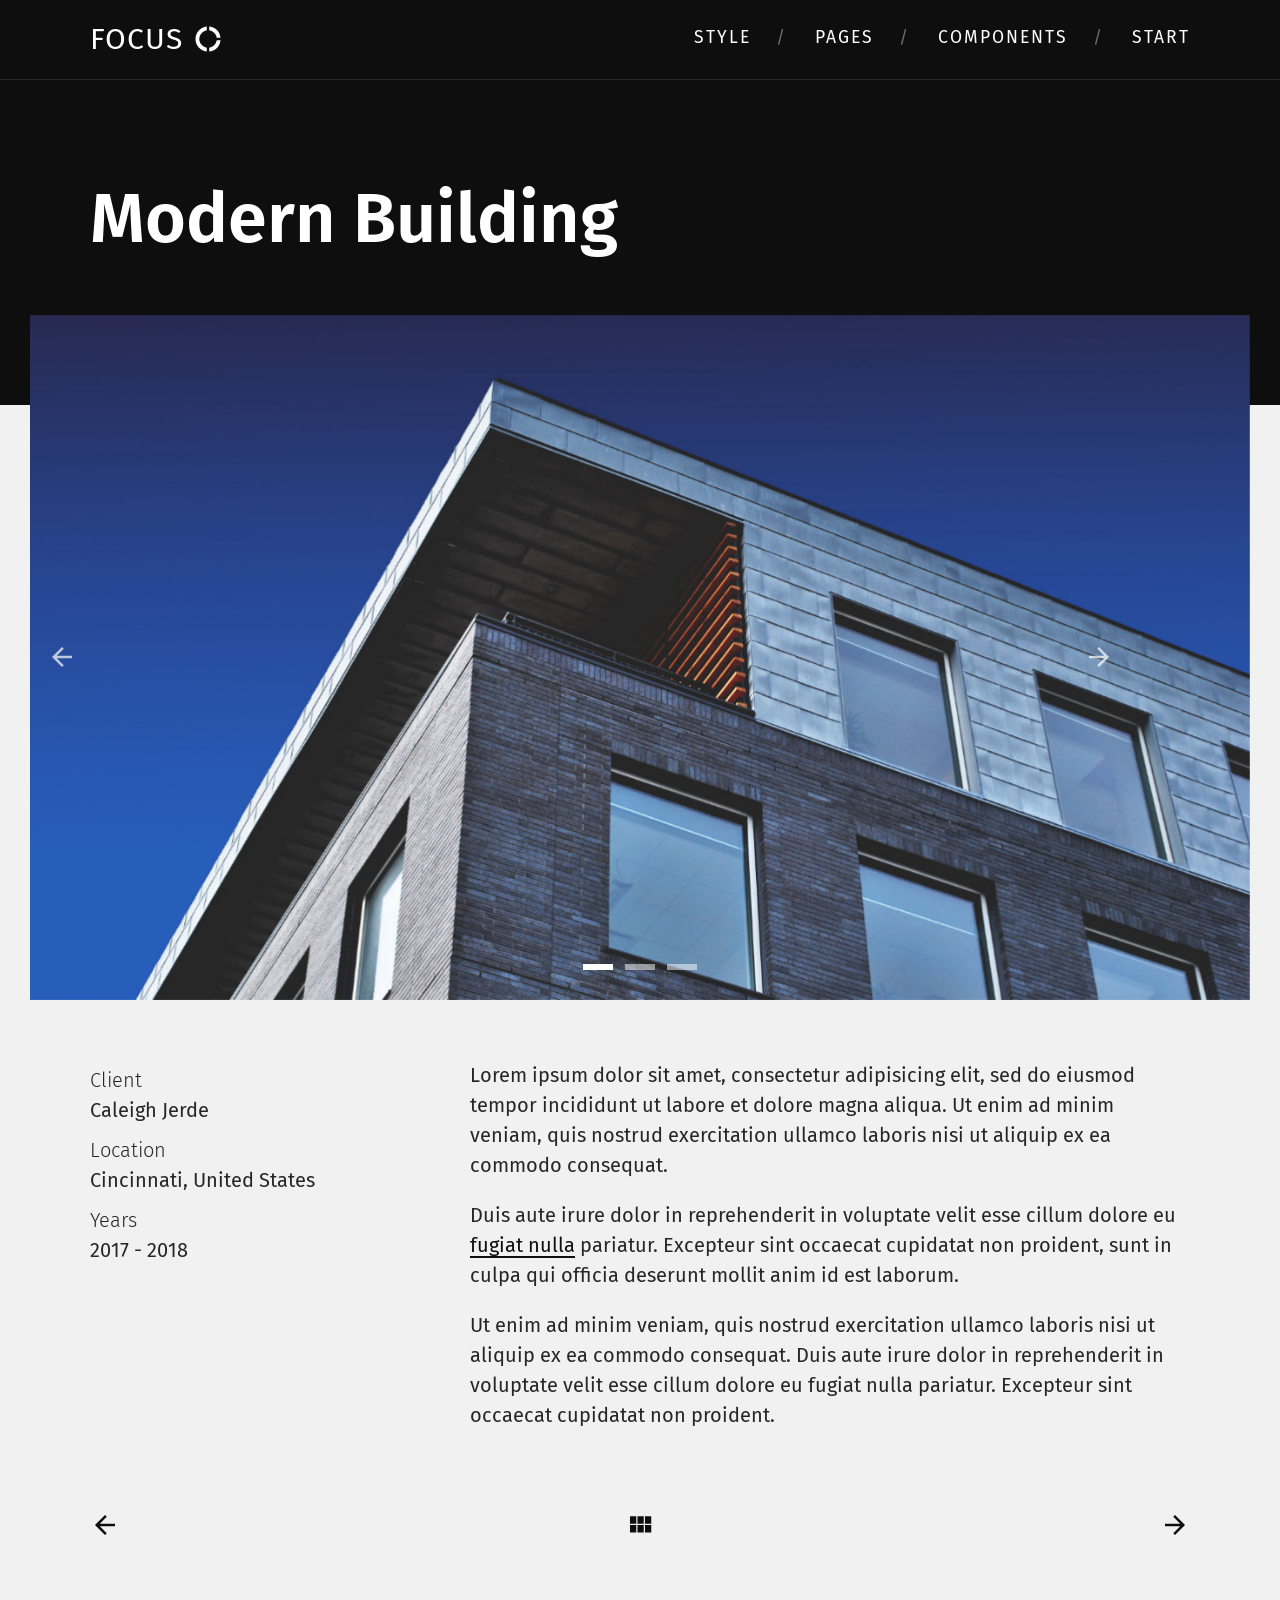
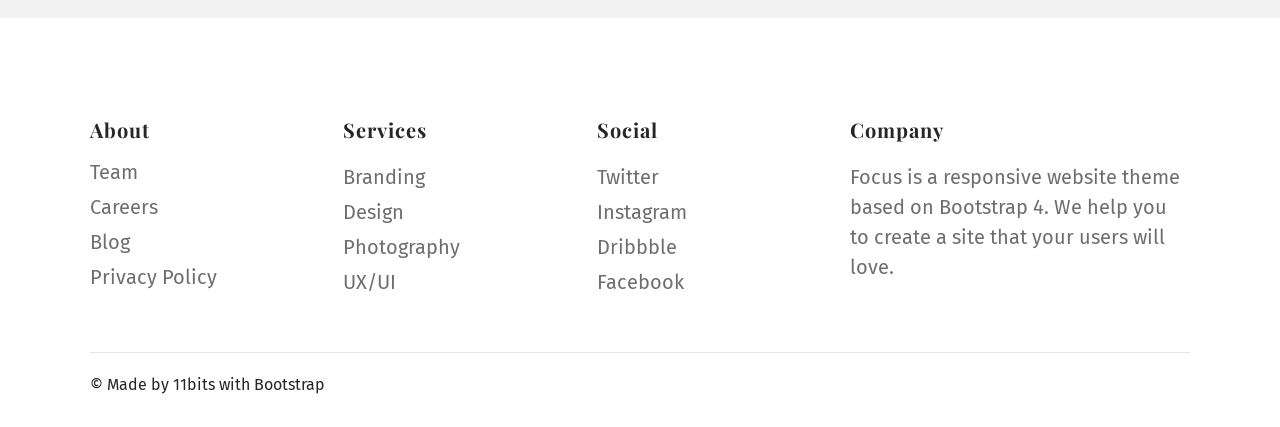
<file: project-1.html>
<!doctype html>
<html lang="en">
<head>
    <meta charset="utf-8">
    <meta name="viewport" content="width=device-width, initial-scale=1, shrink-to-fit=no">

    <!-- Goole fonts -->
    <link href="https://fonts.googleapis.com/css?family=Playfair+Display:400,700%7CFira+Sans:300,400,400i,600" rel="stylesheet">
    <!-- Material icons -->
    <link href="https://fonts.googleapis.com/icon?family=Material+Icons"
      rel="stylesheet">
    <!-- CSS -->
    <link rel="stylesheet" href="css/theme.min.css">
    <title>Focus Theme</title>
</head>

<body>

    <header class="site-header fixed-top bg-black border-bottom border-dark">
        <a href="#content" class="sr-only sr-only-focusable">Skip to content</a>
        <div class="container">

            <!-- Navbar -->
            <nav class="navbar main-nav navbar-expand-lg navbar-dark" aria-label="Main navigation">
                <a href="index.html" class="navbar-brand d-inline-flex text-uppercase">Focus <i class="material-icons ml-2" aria-hidden="true">donut_large</i></a>
                <button class="navbar-toggler" type="button" data-toggle="collapse" data-target="#navbarContent" aria-controls="navbarContent" aria-expanded="false" aria-label="Toggle navigation">
                    <span class="navbar-toggler-icon"></span>
                </button>
                <div class="collapse navbar-collapse text-uppercase" id="navbarContent">
                    <ul class="navbar-nav ml-auto">
                        <li class="nav-item">
                            <a href="style.html" class="nav-link">Style</a>
                        </li>
                        <li class="nav-item">
                            <a href="pages.html" class="nav-link">Pages</a>
                        </li>
                        <li class="nav-item">
                            <a href="components.html" class="nav-link">Components</a>
                        </li>
                        <li class="nav-item">
                            <a href="start.html" class="nav-link">Start</a>
                        </li>
                    </ul>
                </div>
            </nav>
        </div>
    </header>

<main id="content">

    <!-- Hero -->
    <div class="container py-6">
        <h1 class="display-4 pb-4">Modern Building</h1>
    </div>

    <!-- Project -->
    <div class="bg-light text-dark pb-5">
        <div class="container py-2">
            <div id="slideshow" class="carousel slide mt-n6 mx-lg-n5 mb-5" data-ride="carousel">
                <div class="carousel-inner">
                    <div class="carousel-item active">
                        <img class="img-fluid" src="img/modern-building-1.jpg" alt="First slide">
                    </div>
                    <div class="carousel-item">
                        <img class="img-fluid" src="img/modern-building-2.jpg" alt="Second slide">
                    </div>
                    <div class="carousel-item">
                        <img class="img-fluid" src="img/modern-building-3.jpg" alt="Third slide">
                    </div>
                </div>
                <a class="carousel-control-prev" href="#slideshow" role="button" data-slide="prev">
                    <i class="material-icons icon-lg" aria-hidden="true">arrow_back_ios</i>
                    <span class="sr-only">Previous</span>
                </a>
                <a class="carousel-control-next" href="#slideshow" role="button" data-slide="next">
                    <i class="material-icons icon-lg" aria-hidden="true">arrow_forward_ios</i>
                    <span class="sr-only">Next</span>
                </a>
                <ol class="carousel-indicators">
                    <li data-target="#slideshow" data-slide-to="0" class="active"></li>
                    <li data-target="#slideshow" data-slide-to="1"></li>
                    <li data-target="#slideshow" data-slide-to="2"></li>
                </ol>
            </div>

            <div class="row mb-5">
                <div class="col-lg-4">
                    <dl class="mt-1">
                        <dt class="font-weight-light">Client</dt>
                        <dd>Caleigh Jerde</dd>
                        <dt class="font-weight-light">Location</dt>
                        <dd>Cincinnati, United States</dd>
                        <dt class="font-weight-light">Years</dt>
                        <dd>2017 - 2018</dd>
                    </dl>

                </div>
                <div class="col-lg-8">
                    <p>Lorem ipsum dolor sit amet, consectetur adipisicing elit, sed do eiusmod tempor incididunt ut labore et dolore magna aliqua. Ut enim ad minim veniam, quis nostrud exercitation ullamco laboris nisi ut aliquip ex ea commodo consequat.</p>
                    <p> Duis aute irure dolor in reprehenderit in voluptate velit esse cillum dolore eu <a href="#">fugiat nulla</a> pariatur. Excepteur sint occaecat cupidatat non proident, sunt in culpa qui officia deserunt mollit anim id est laborum.</p>
                    <p>Ut enim ad minim veniam, quis nostrud exercitation ullamco laboris nisi ut aliquip ex ea commodo consequat. Duis aute irure dolor in reprehenderit in voluptate velit esse cillum dolore eu fugiat nulla pariatur. Excepteur sint occaecat cupidatat non proident.</p>
                </div>
            </div>

            <div class="d-flex justify-content-between align-content-center">
                <a href="#">
                    <i class="material-icons icon-lg">
                    arrow_back</i>
                    <span class="sr-only">>Previous project</span>
                </a>
                <a href="portfolio-1.html">
                    <i class="material-icons icon-lg">
                        view_module
                    </i>
                    <span class="sr-only">Projects</span></a>
                    <a href="#">
                        <i class="material-icons icon-lg">
                        arrow_forward</i>
                        <span class="sr-only">>Next project</span>
                    </a>
                </div>
            </div>
        </div>

    </main>
    
    <!-- Footer -->
    <footer class="bg-white text-dark">
        <div class="container pt-6 pb-2">
            <div class="row justify-content-md-between">
                <div class="col-4 col-md-2 mb-4">
                    <h4 class="h6">About</h4>
                    <ul class="nav flex-column">
                        <li class="mb-1"><a href="#" class="text-muted">Team</a></li>
                        <li class="mb-1"><a href="#" class="text-muted">Careers</a></li>
                        <li class="mb-1"><a href="#" class="text-muted">Blog</a></li>
                        <li class="mb-1"><a href="#" class="text-muted">Privacy Policy</a></li>
                    </ul>
                </div>
                <div class="col-4 col-md-2 mb-4">
                    <h4 class="h6 mb-3">Services</h4>
                    <ul class="nav flex-column">
                        <li class="mb-1"><a href="#" class="text-muted">Branding</a></li>
                        <li class="mb-1"><a href="#" class="text-muted">Design</a></li>
                        <li class="mb-1"><a href="#" class="text-muted">Photography</a></li>
                        <li class="mb-1"><a href="#" class="text-muted">UX/UI</a></li>
                    </ul>
                </div>
                <div class="col-4 col-md-2 mb-4">
                    <h4 class="h6 mb-3">Social</h4>
                    <ul class="nav flex-column">
                        <li class="mb-1"><a href="#" class="text-muted">Twitter</a></li>
                        <li class="mb-1"><a href="#" class="text-muted">Instagram</a></li>
                        <li class="mb-1"><a href="#" class="text-muted">Dribbble</a></li>
                        <li class="mb-1"><a href="#" class="text-muted">Facebook</a></li>
                    </ul>
                </div>
                <div class="col-sm-12 col-md-4 mb-4">
                    <h3 class="h6 mb-3">Company</h3>
                    <p class="text-muted">Focus is a responsive website theme based on Bootstrap 4. We help you to create a site that your users will love.</p>
                </div>
            </div>
            <hr>
            <p class="small">&copy; Made by 11bits with Bootstrap</p>
        </div>
    </footer>

    <script src="js/theme.min.js"></script>
</body>
</file>
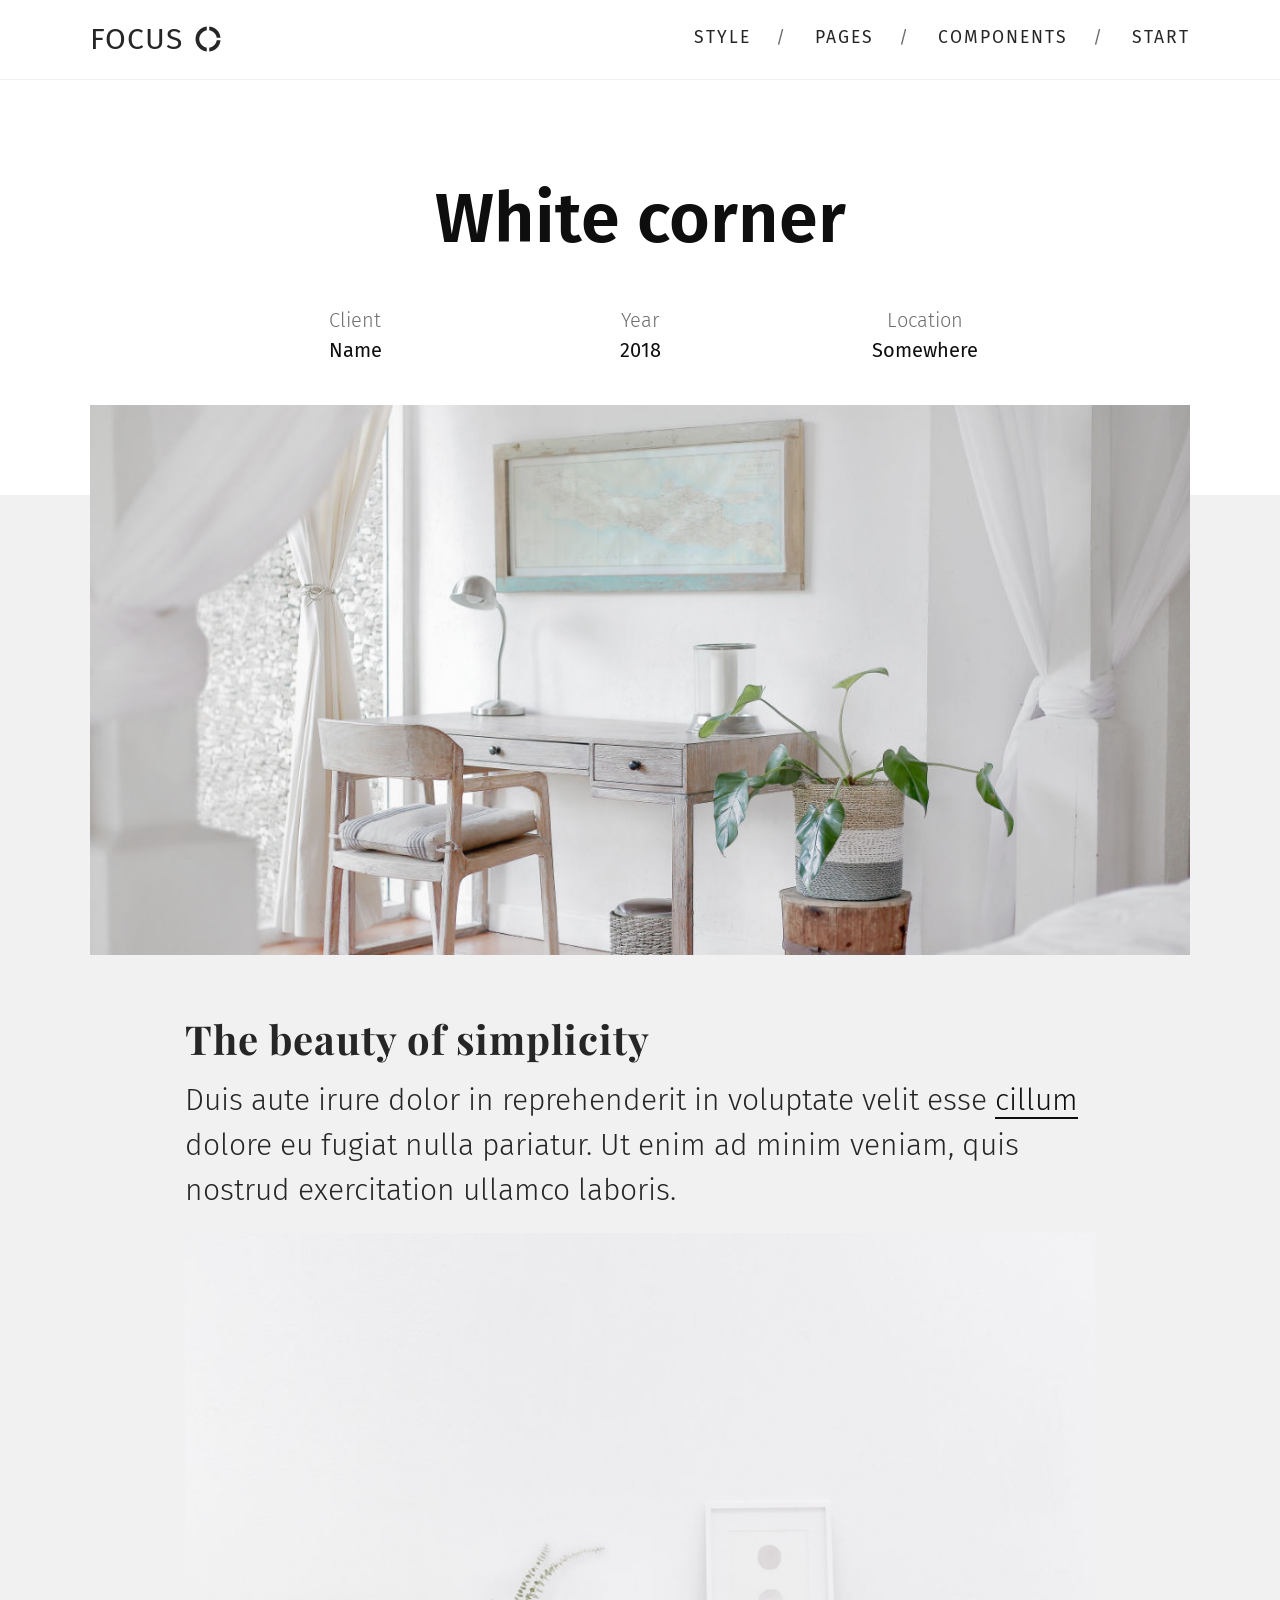
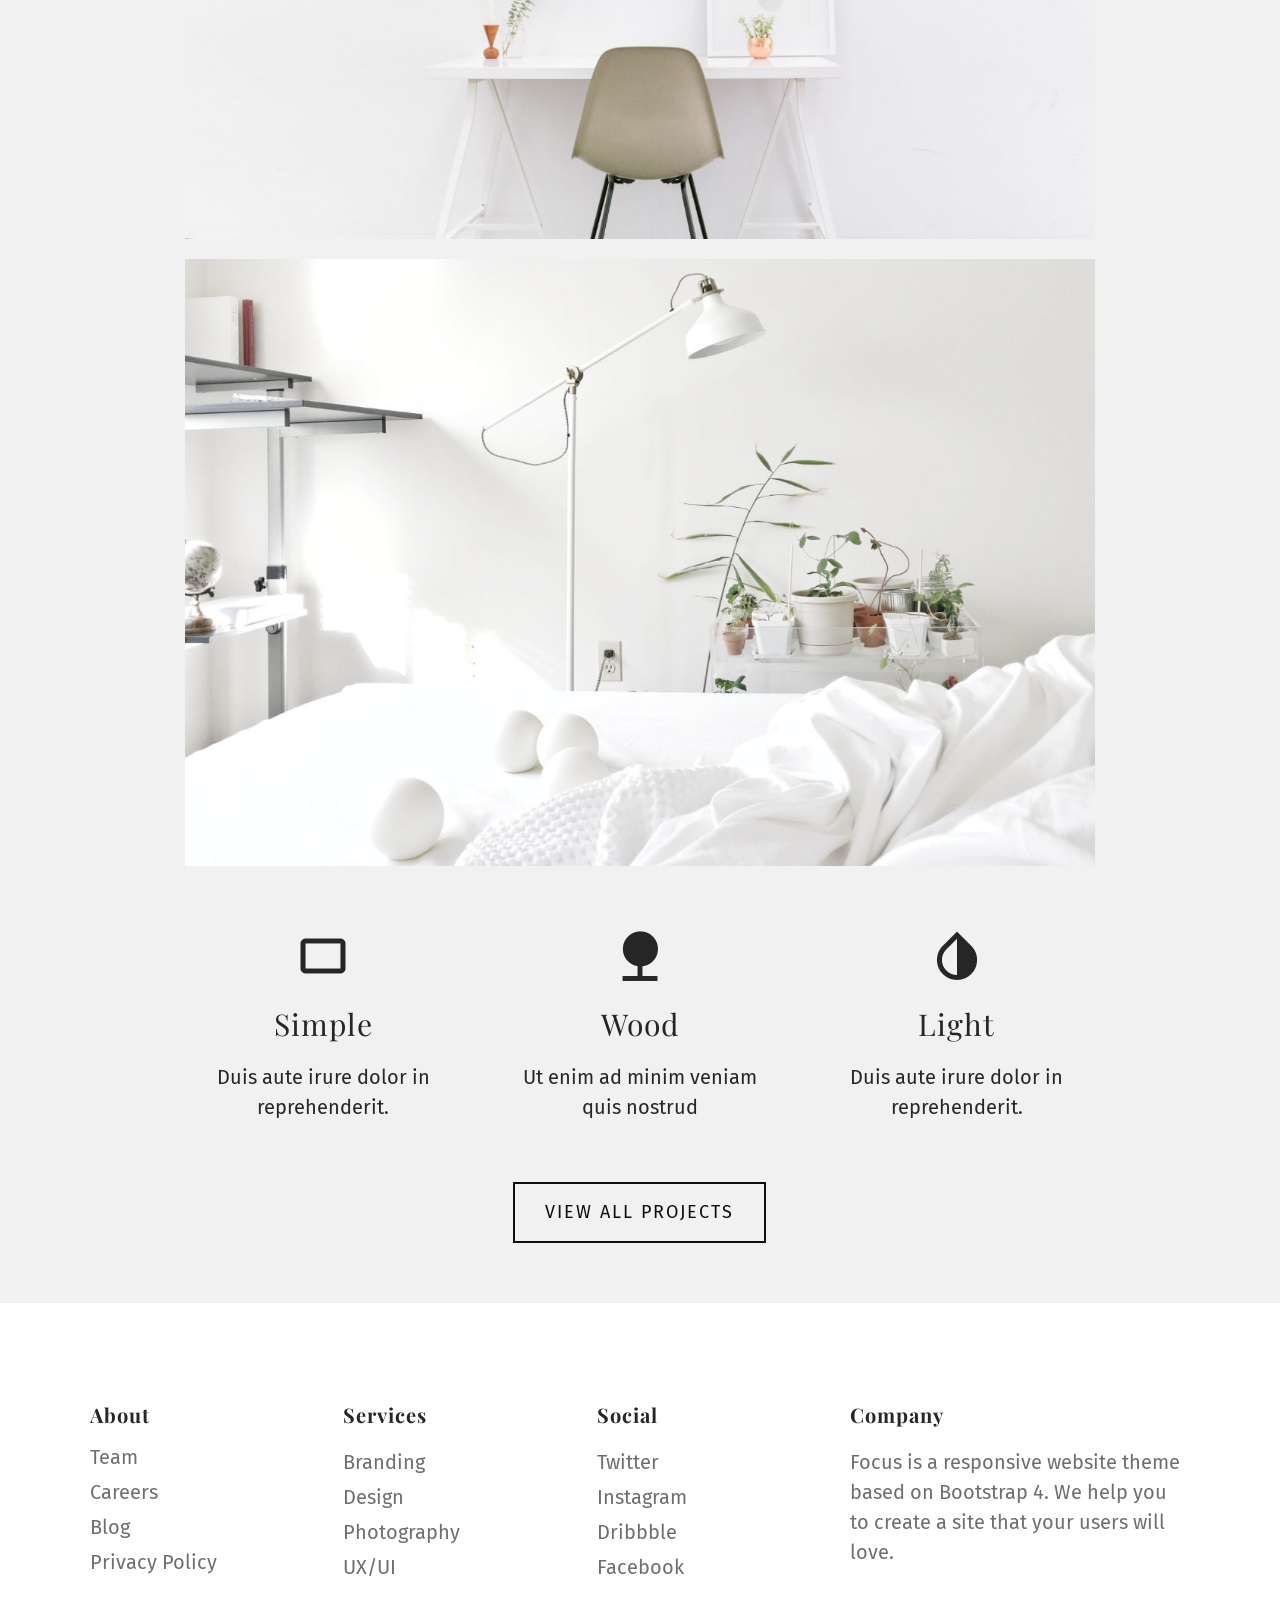
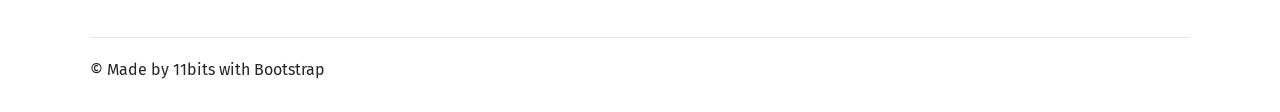
<file: project-2.html>
<!doctype html>
<html lang="en">
<head>
    <meta charset="utf-8">
    <meta name="viewport" content="width=device-width, initial-scale=1, shrink-to-fit=no">

    <!-- Goole fonts -->
    <link href="https://fonts.googleapis.com/css?family=Playfair+Display:400,700%7CFira+Sans:300,400,400i,600" rel="stylesheet">
    <!-- Material icons -->
    <link href="https://fonts.googleapis.com/icon?family=Material+Icons"
      rel="stylesheet">
    <!-- CSS -->
    <link rel="stylesheet" href="css/theme.min.css">
    <title>Focus Theme</title>
</head>

<body>



    <header class="site-header fixed-top bg-white border-bottom border-light">
        <a href="#content" class="sr-only sr-only-focusable">Skip to content</a>
        <div class="container">

            <!-- Navbar -->
            <nav class="navbar main-nav navbar-expand-lg navbar-light" aria-label="Main navigation">
                <a href="index.html" class="navbar-brand d-inline-flex text-uppercase">Focus <i class="material-icons ml-2" aria-hidden="true">donut_large</i></a>
                <button class="navbar-toggler" type="button" data-toggle="collapse" data-target="#navbarContent" aria-controls="navbarContent" aria-expanded="false" aria-label="Toggle navigation">
                    <span class="navbar-toggler-icon"></span>
                </button>
                <div class="collapse navbar-collapse text-uppercase" id="navbarContent">
                    <ul class="navbar-nav ml-auto">
                        <li class="nav-item">
                            <a href="style.html" class="nav-link">Style</a>
                        </li>
                        <li class="nav-item">
                            <a href="pages.html" class="nav-link">Pages</a>
                        </li>
                        <li class="nav-item">
                            <a href="components.html" class="nav-link">Components</a>
                        </li>
                        <li class="nav-item">
                            <a href="start.html" class="nav-link">Start</a>
                        </li>
                    </ul>
                </div>
            </nav>
        </div>
    </header>

    <main id="content">

        <!-- Hero -->
        <div class="bg-white text-black text-sm-center">
            <div class="container py-5 pt-lg-6">
                <h1 class="display-4 pb-4">White corner</h1>
                <dl class="row justify-content-sm-center mb-4 pb-4">
                    <div class="col-sm-3">
                        <dt class="font-weight-light text-muted">Client</dt>
                        <dd>Name</dd>
                    </div>
                    <div class="col-sm-3">
                        <dt class="font-weight-light text-muted">Year</dt>
                        <dd>2018</dd>
                    </div>
                    <div class="col-sm-3">
                        <dt class="font-weight-light text-muted">Location</dt>
                        <dd>Somewhere</dd>
                    </div>
                </dl>
            </div>
        </div>

        <div class="bg-light text-dark pt-2 pb-5">
            <div class="container">
                <img src="img/white-corner-1.jpg" class="img-fluid mt-n6 mb-5" alt="">
                <div class="row justify-content-center">
                    <div class="col-lg-10">
                        <h2>The beauty of simplicity</h2>
                        <p class="lead">Duis aute irure dolor in reprehenderit in voluptate velit esse <a href="#">cillum</a> dolore eu fugiat nulla pariatur. Ut enim ad minim veniam, quis nostrud exercitation ullamco laboris.</p>

                        <img src="img/white-corner-2.jpg" class="img-fluid mb-3" alt="">

                        <img src="img/white-corner-3.jpg" class="img-fluid" alt="">

                        <!-- Features -->
                        <div class="row text-center mt-5">
                            <div class="col-md-4 mb-5">
                                <i class="material-icons icon-3x mb-3" aria-hidden="true">crop_5_4</i>
                                <h3 class="h4 font-weight-normal mb-3">Simple</h3>
                                <p class="mb-0">Duis aute irure dolor in reprehenderit.</p>
                            </div>

                            <div class="col-md-4 mb-5">
                                <i class="material-icons icon-3x mb-3" aria-hidden="true">nature</i>
                                <h3 class="h4 font-weight-normal mb-3">Wood</h3>
                                <p class="mb-0">Ut enim ad minim veniam quis nostrud</p>
                            </div>

                            <div class="col-md-4 mb-5">
                                <i class="material-icons icon-3x mb-3" aria-hidden="true">invert_colors</i>
                                <h3 class="h4 font-weight-normal mb-3">Light</h3>
                                <p class="mb-0">Duis aute irure dolor in reprehenderit.</p>
                            </div>
                        </div>

                        <div class="text-center">
                            <a href="portfolio-2.html" class="btn btn-outline-black">View all projects</a>
                        </div>
                    </div>
                </div>
            </div>
        </div>

    </main>
    
    <!-- Footer -->
    <footer class="bg-white text-dark">
        <div class="container pt-6 pb-2">
            <div class="row justify-content-md-between">
                <div class="col-4 col-md-2 mb-4">
                    <h4 class="h6">About</h4>
                    <ul class="nav flex-column">
                        <li class="mb-1"><a href="#" class="text-muted">Team</a></li>
                        <li class="mb-1"><a href="#" class="text-muted">Careers</a></li>
                        <li class="mb-1"><a href="#" class="text-muted">Blog</a></li>
                        <li class="mb-1"><a href="#" class="text-muted">Privacy Policy</a></li>
                    </ul>
                </div>
                <div class="col-4 col-md-2 mb-4">
                    <h4 class="h6 mb-3">Services</h4>
                    <ul class="nav flex-column">
                        <li class="mb-1"><a href="#" class="text-muted">Branding</a></li>
                        <li class="mb-1"><a href="#" class="text-muted">Design</a></li>
                        <li class="mb-1"><a href="#" class="text-muted">Photography</a></li>
                        <li class="mb-1"><a href="#" class="text-muted">UX/UI</a></li>
                    </ul>
                </div>
                <div class="col-4 col-md-2 mb-4">
                    <h4 class="h6 mb-3">Social</h4>
                    <ul class="nav flex-column">
                        <li class="mb-1"><a href="#" class="text-muted">Twitter</a></li>
                        <li class="mb-1"><a href="#" class="text-muted">Instagram</a></li>
                        <li class="mb-1"><a href="#" class="text-muted">Dribbble</a></li>
                        <li class="mb-1"><a href="#" class="text-muted">Facebook</a></li>
                    </ul>
                </div>
                <div class="col-sm-12 col-md-4 mb-4">
                    <h3 class="h6 mb-3">Company</h3>
                    <p class="text-muted">Focus is a responsive website theme based on Bootstrap 4. We help you to create a site that your users will love.</p>
                </div>
            </div>
            <hr>
            <p class="small">&copy; Made by 11bits with Bootstrap</p>
        </div>
    </footer>

<script src="js/theme.min.js"></script>
</body>
</file>
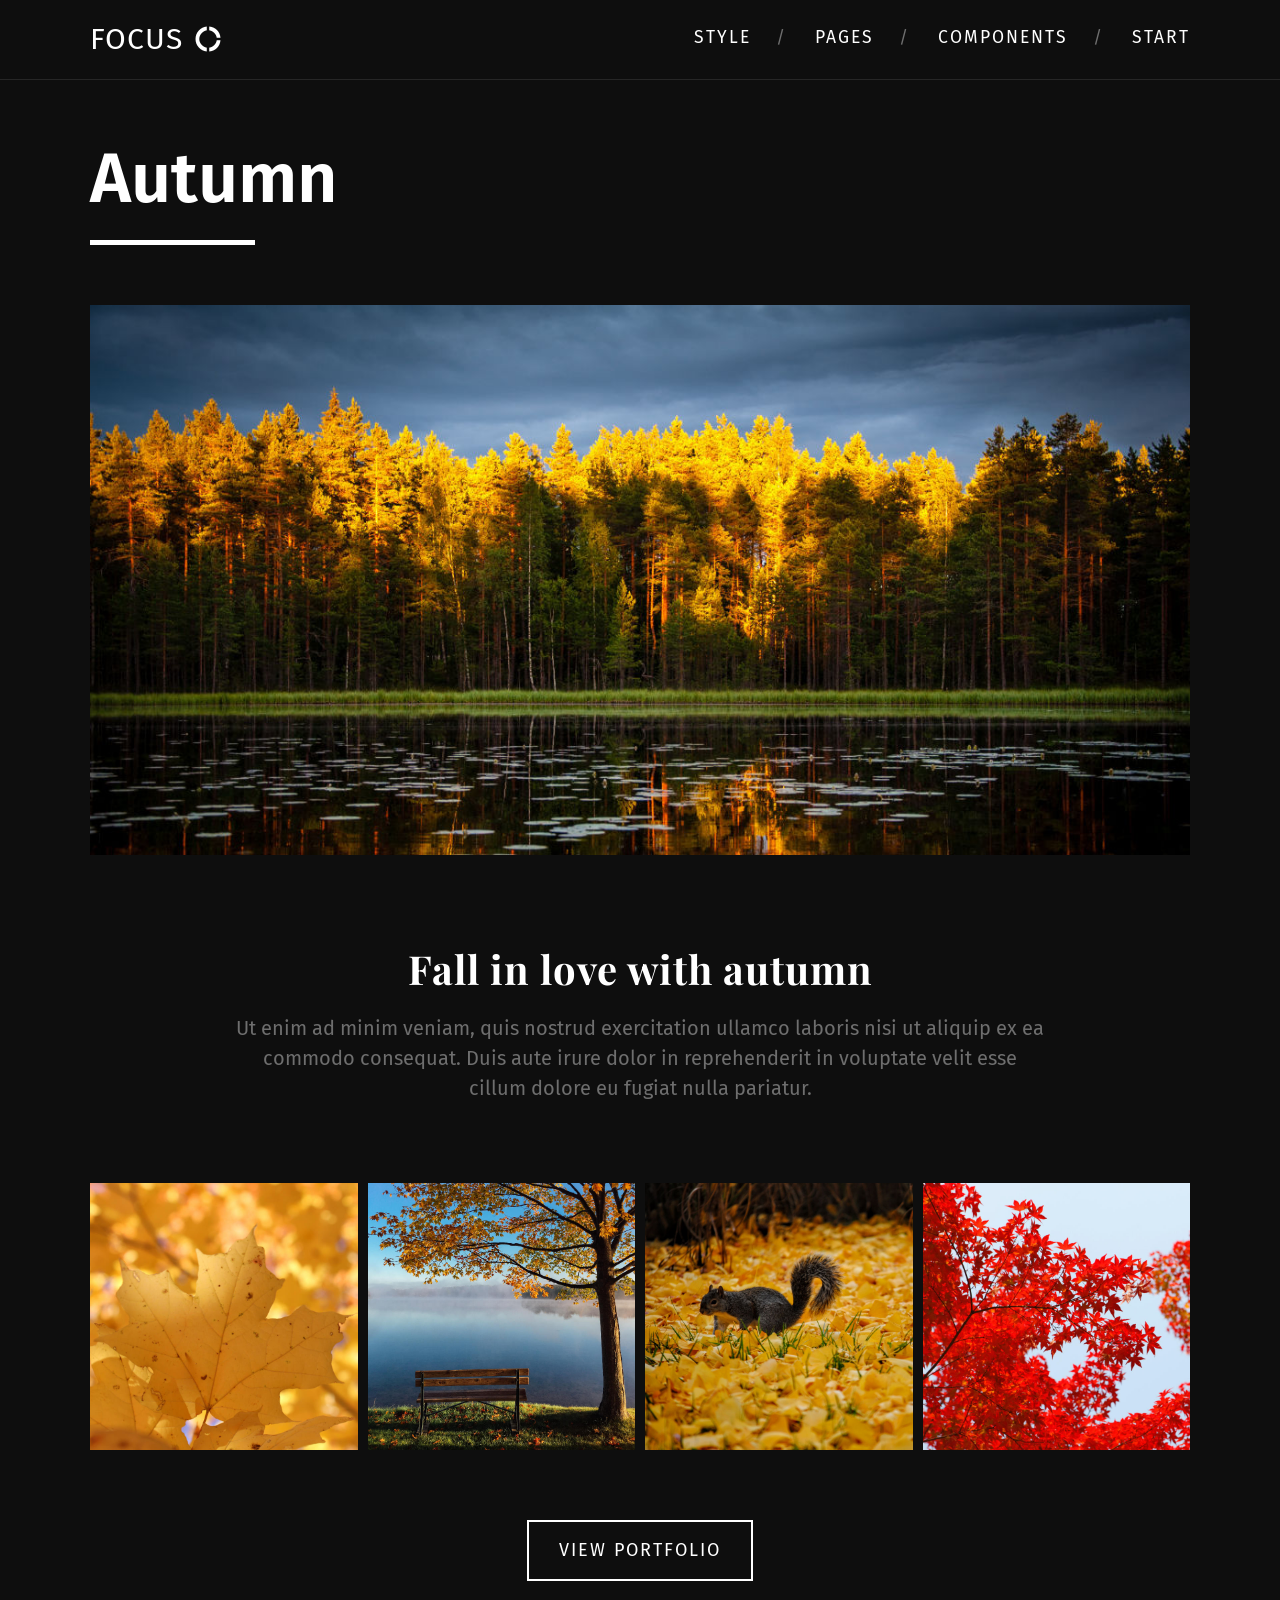
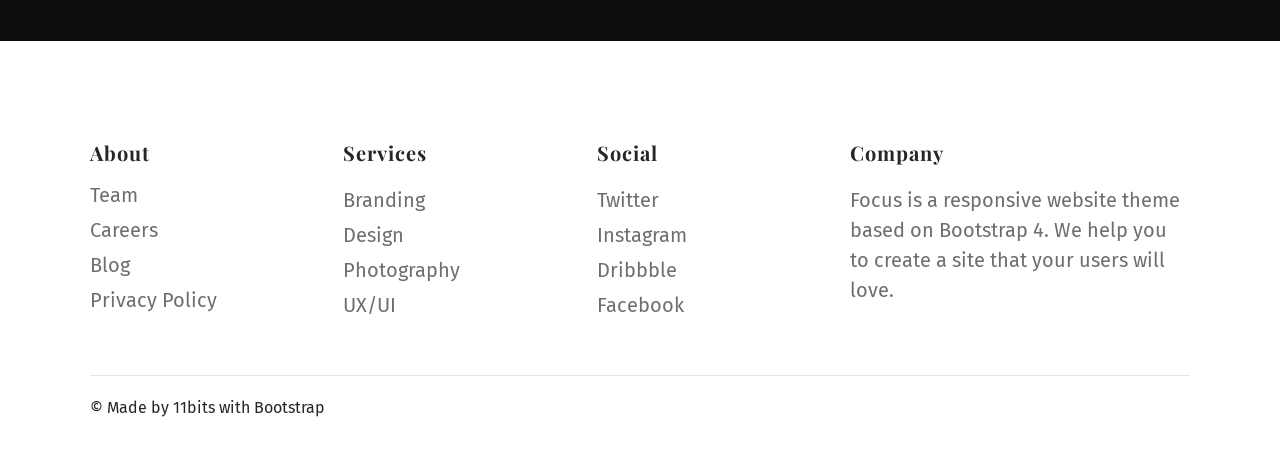
<file: project-3.html>
<!doctype html>
<html lang="en">
<head>
    <meta charset="utf-8">
    <meta name="viewport" content="width=device-width, initial-scale=1, shrink-to-fit=no">

    <!-- Goole fonts -->
    <link href="https://fonts.googleapis.com/css?family=Playfair+Display:400,700%7CFira+Sans:300,400,400i,600" rel="stylesheet">
    <!-- Material icons -->
    <link href="https://fonts.googleapis.com/icon?family=Material+Icons"
      rel="stylesheet">
    <!-- CSS -->
    <link rel="stylesheet" href="css/theme.min.css">
    <title>Focus Theme</title>
</head>

<body>



    <header class="site-header fixed-top bg-black border-bottom border-dark">
        <a href="#content" class="sr-only sr-only-focusable">Skip to content</a>
        <div class="container">

            <!-- Navbar -->
            <nav class="navbar main-nav navbar-expand-lg navbar-dark" aria-label="Main navigation">
                <a href="index.html" class="navbar-brand d-inline-flex text-uppercase">Focus <i class="material-icons ml-2" aria-hidden="true">donut_large</i></a>
                <button class="navbar-toggler" type="button" data-toggle="collapse" data-target="#navbarContent" aria-controls="navbarContent" aria-expanded="false" aria-label="Toggle navigation">
                    <span class="navbar-toggler-icon"></span>
                </button>
                <div class="collapse navbar-collapse text-uppercase" id="navbarContent">
                    <ul class="navbar-nav ml-auto">
                        <li class="nav-item">
                            <a href="style.html" class="nav-link">Style</a>
                        </li>
                        <li class="nav-item">
                            <a href="pages.html" class="nav-link">Pages</a>
                        </li>
                        <li class="nav-item">
                            <a href="components.html" class="nav-link">Components</a>
                        </li>
                        <li class="nav-item">
                            <a href="start.html" class="nav-link">Start</a>
                        </li>
                    </ul>
                </div>
            </nav>
        </div>
    </header>

    <main id="content">

        <div class="container py-5">

            <!-- Hero -->
            <h1 class="display-4 mb-3">Autumn</h1>
            <hr class="border-1 border-white mb-5 ml-0 text-left w-15" role="presentation">

            <figure>
                <img src="img/autumn-landscape.jpg" class="img-fluid mb-2" alt="Yellow and green leafed trees">
            </figure>

        </div>

        <div class="container">
            <div class="row justify-content-center">
                <div class="col-lg-9 text-center">
                    <h2 class="mb-3">Fall in love with autumn</h2>
                    <p class="text-muted">Ut enim ad minim veniam, quis nostrud exercitation ullamco laboris nisi ut aliquip ex ea commodo consequat. Duis aute irure dolor in reprehenderit in voluptate velit esse cillum dolore eu fugiat nulla pariatur.</p>
                </div>
            </div>

            <!-- Gallery -->
            <div class="row mx-n1 my-5">
                <div class="col-6 col-lg-3 px-1 mb-2">
                    <img src="img/maple-leaf.jpg" class="img-fluid" alt="Maple leaf" data-action="zoom">
                </div>
                <div class="col-6 col-lg-3 px-1 mb-2">
                    <img src="img/wooden-bench.jpg" class="img-fluid" alt="Brown wooden bench beside tree" data-action="zoom">
                </div>
                <div class="col-6 col-lg-3 px-1 mb-2">
                    <img src="img/squirrel.jpg" class="img-fluid" alt="Squirrel on ground" data-action="zoom">
                </div>
                <div class="col-6 col-lg-3 px-1 mb-2">
                    <img src="img/red-tree.jpg" class="img-fluid" alt="Red leafed tree" data-action="zoom">
                </div>
            </div>

            <div class="text-center mb-5">
                <a href="portfolio-3.html" class="btn btn-outline-white">View Portfolio</a>
            </div>
        </div>

    </main>
    
    <!-- Footer -->
    <footer class="bg-white text-dark">
        <div class="container pt-6 pb-2">
            <div class="row justify-content-md-between">
                <div class="col-4 col-md-2 mb-4">
                    <h4 class="h6">About</h4>
                    <ul class="nav flex-column">
                        <li class="mb-1"><a href="#" class="text-muted">Team</a></li>
                        <li class="mb-1"><a href="#" class="text-muted">Careers</a></li>
                        <li class="mb-1"><a href="#" class="text-muted">Blog</a></li>
                        <li class="mb-1"><a href="#" class="text-muted">Privacy Policy</a></li>
                    </ul>
                </div>
                <div class="col-4 col-md-2 mb-4">
                    <h4 class="h6 mb-3">Services</h4>
                    <ul class="nav flex-column">
                        <li class="mb-1"><a href="#" class="text-muted">Branding</a></li>
                        <li class="mb-1"><a href="#" class="text-muted">Design</a></li>
                        <li class="mb-1"><a href="#" class="text-muted">Photography</a></li>
                        <li class="mb-1"><a href="#" class="text-muted">UX/UI</a></li>
                    </ul>
                </div>
                <div class="col-4 col-md-2 mb-4">
                    <h4 class="h6 mb-3">Social</h4>
                    <ul class="nav flex-column">
                        <li class="mb-1"><a href="#" class="text-muted">Twitter</a></li>
                        <li class="mb-1"><a href="#" class="text-muted">Instagram</a></li>
                        <li class="mb-1"><a href="#" class="text-muted">Dribbble</a></li>
                        <li class="mb-1"><a href="#" class="text-muted">Facebook</a></li>
                    </ul>
                </div>
                <div class="col-sm-12 col-md-4 mb-4">
                    <h3 class="h6 mb-3">Company</h3>
                    <p class="text-muted">Focus is a responsive website theme based on Bootstrap 4. We help you to create a site that your users will love.</p>
                </div>
            </div>
            <hr>
            <p class="small">&copy; Made by 11bits with Bootstrap</p>
        </div>
    </footer>

<script src="js/theme.min.js"></script>
</body>
</file>
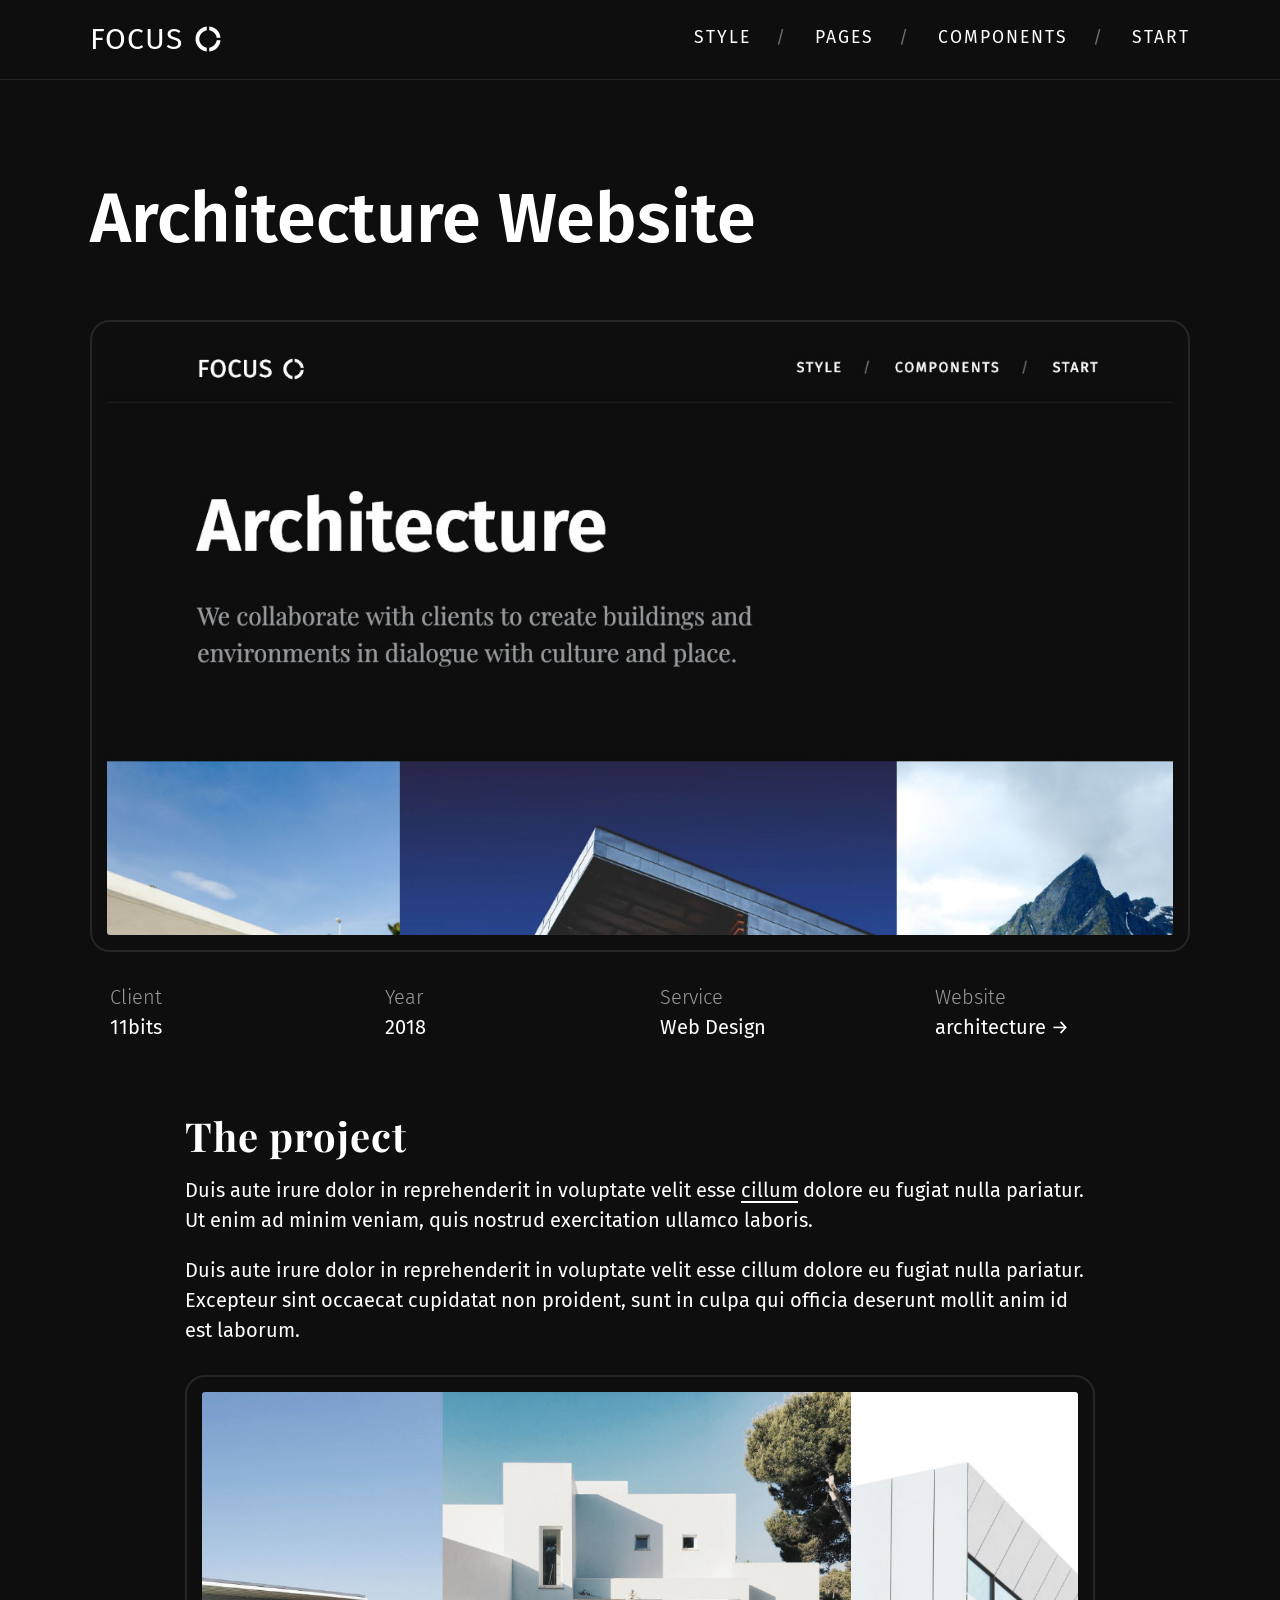
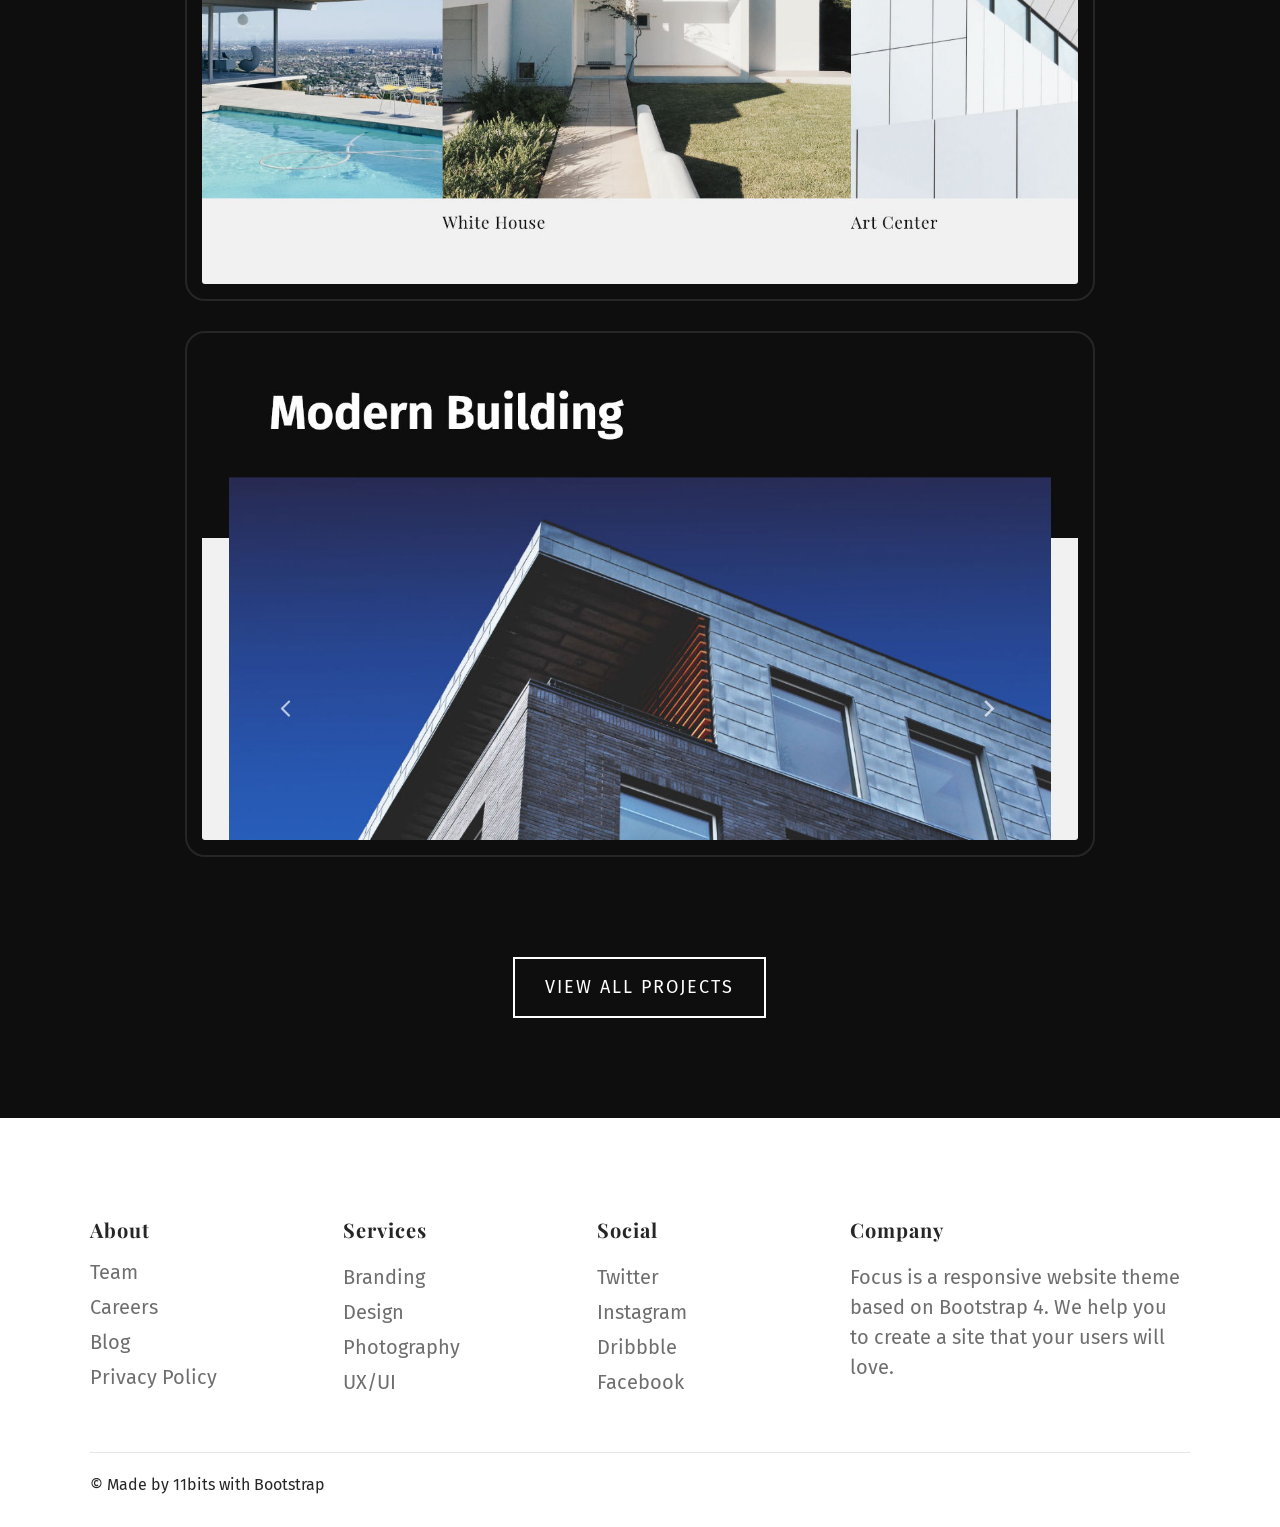
<file: project-4.html>
<!doctype html>
<html lang="en">
<head>
    <meta charset="utf-8">
    <meta name="viewport" content="width=device-width, initial-scale=1, shrink-to-fit=no">

    <!-- Goole fonts -->
    <link href="https://fonts.googleapis.com/css?family=Playfair+Display:400,700%7CFira+Sans:300,400,400i,600" rel="stylesheet">
    <!-- Material icons -->
    <link href="https://fonts.googleapis.com/icon?family=Material+Icons"
      rel="stylesheet">
    <!-- CSS -->
    <link rel="stylesheet" href="css/theme.min.css">
    <title>Focus Theme</title>
</head>

<body>

    <header class="site-header fixed-top bg-black border-bottom border-dark">
        <a href="#content" class="sr-only sr-only-focusable">Skip to content</a>
        <div class="container">

            <!-- Navbar -->
            <nav class="navbar main-nav navbar-expand-lg navbar-dark" aria-label="Main navigation">
                <a href="index.html" class="navbar-brand d-inline-flex text-uppercase">Focus <i class="material-icons ml-2" aria-hidden="true">donut_large</i></a>
                <button class="navbar-toggler" type="button" data-toggle="collapse" data-target="#navbarContent" aria-controls="navbarContent" aria-expanded="false" aria-label="Toggle navigation">
                    <span class="navbar-toggler-icon"></span>
                </button>
                <div class="collapse navbar-collapse text-uppercase" id="navbarContent">
                    <ul class="navbar-nav ml-auto">
                        <li class="nav-item">
                            <a href="style.html" class="nav-link">Style</a>
                        </li>
                        <li class="nav-item">
                            <a href="pages.html" class="nav-link">Pages</a>
                        </li>
                        <li class="nav-item">
                            <a href="components.html" class="nav-link">Components</a>
                        </li>
                        <li class="nav-item">
                            <a href="start.html" class="nav-link">Start</a>
                        </li>
                    </ul>
                </div>
            </nav>
        </div>
    </header>

    <main id="content">

        <!-- Hero -->
        <div class="container pt-5 pt-lg-6">
            <h1 class="display-4 mb-5">Architecture Website</h1>

            <img src="img/architecture-1.jpg" class="border-dark img-thumbnail mb-4" alt="">

            <dl class="row px-lg-3 mb-5">
                <div class="col-lg-3">
                    <dt class="font-weight-light text-secondary">Client</dt>
                    <dd>11bits</dd>
                </div>
                <div class="col-lg-3">
                    <dt class="font-weight-light text-secondary">Year</dt>
                    <dd>2018</dd>
                </div>
                <div class="col-lg-3">
                    <dt class="font-weight-light text-secondary">Service</dt>
                    <dd>Web Design</dd>
                </div>
                <div class="col-lg-3">
                    <dt class="font-weight-light text-secondary">Website</dt>
                    <dd><a href="portfolio-1.html">architecture &rarr;</a> </dd>
                </div>
            </dl>

            <div class="row justify-content-center">
                <div class="col-lg-10">
                    <h2>The project</h2>
                    <p>Duis aute irure dolor in reprehenderit in voluptate velit esse <a href="#">cillum</a> dolore eu fugiat nulla pariatur. Ut enim ad minim veniam, quis nostrud exercitation ullamco laboris.</p>
                    <p class="mb-4">Duis aute irure dolor in reprehenderit in voluptate velit esse cillum dolore eu fugiat nulla pariatur. Excepteur sint occaecat cupidatat non proident, sunt in culpa qui officia deserunt mollit anim id est laborum.</p>

                    <img src="img/architecture-2.jpg" class="border-dark img-thumbnail mb-4" alt="" data-action="zoom">

                    <img src="img/architecture-3.jpg" class="border-dark img-thumbnail" alt="" data-action="zoom">

                    <div class="text-center my-6">
                        <a href="portfolio-4.html" class="btn btn-outline-white">View all projects</a>
                    </div>
                </div>
            </div>
        </div>
    </main>
    
    <!-- Footer -->
    <footer class="bg-white text-dark">
        <div class="container pt-6 pb-2">
            <div class="row justify-content-md-between">
                <div class="col-4 col-md-2 mb-4">
                    <h4 class="h6">About</h4>
                    <ul class="nav flex-column">
                        <li class="mb-1"><a href="#" class="text-muted">Team</a></li>
                        <li class="mb-1"><a href="#" class="text-muted">Careers</a></li>
                        <li class="mb-1"><a href="#" class="text-muted">Blog</a></li>
                        <li class="mb-1"><a href="#" class="text-muted">Privacy Policy</a></li>
                    </ul>
                </div>
                <div class="col-4 col-md-2 mb-4">
                    <h4 class="h6 mb-3">Services</h4>
                    <ul class="nav flex-column">
                        <li class="mb-1"><a href="#" class="text-muted">Branding</a></li>
                        <li class="mb-1"><a href="#" class="text-muted">Design</a></li>
                        <li class="mb-1"><a href="#" class="text-muted">Photography</a></li>
                        <li class="mb-1"><a href="#" class="text-muted">UX/UI</a></li>
                    </ul>
                </div>
                <div class="col-4 col-md-2 mb-4">
                    <h4 class="h6 mb-3">Social</h4>
                    <ul class="nav flex-column">
                        <li class="mb-1"><a href="#" class="text-muted">Twitter</a></li>
                        <li class="mb-1"><a href="#" class="text-muted">Instagram</a></li>
                        <li class="mb-1"><a href="#" class="text-muted">Dribbble</a></li>
                        <li class="mb-1"><a href="#" class="text-muted">Facebook</a></li>
                    </ul>
                </div>
                <div class="col-sm-12 col-md-4 mb-4">
                    <h3 class="h6 mb-3">Company</h3>
                    <p class="text-muted">Focus is a responsive website theme based on Bootstrap 4. We help you to create a site that your users will love.</p>
                </div>
            </div>
            <hr>
            <p class="small">&copy; Made by 11bits with Bootstrap</p>
        </div>
    </footer>

<script src="js/theme.min.js"></script>
</body>
</file>
